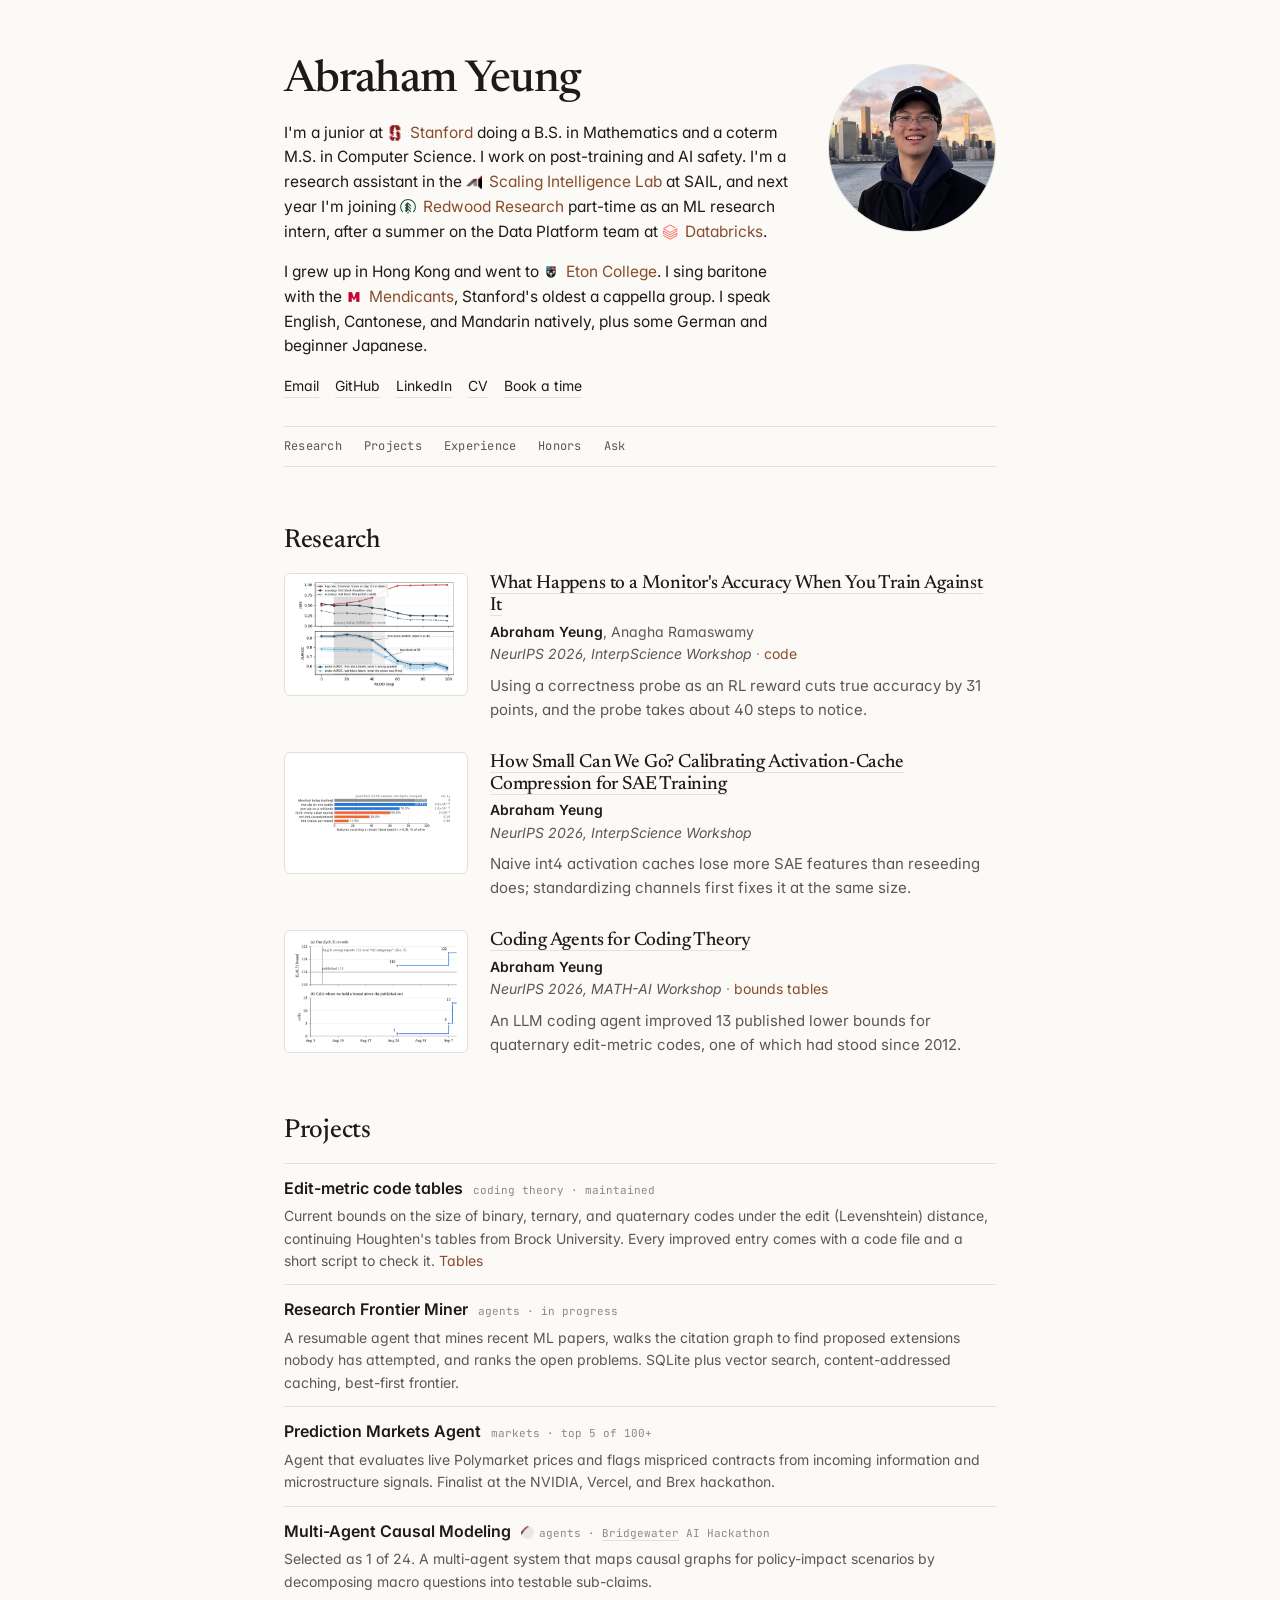
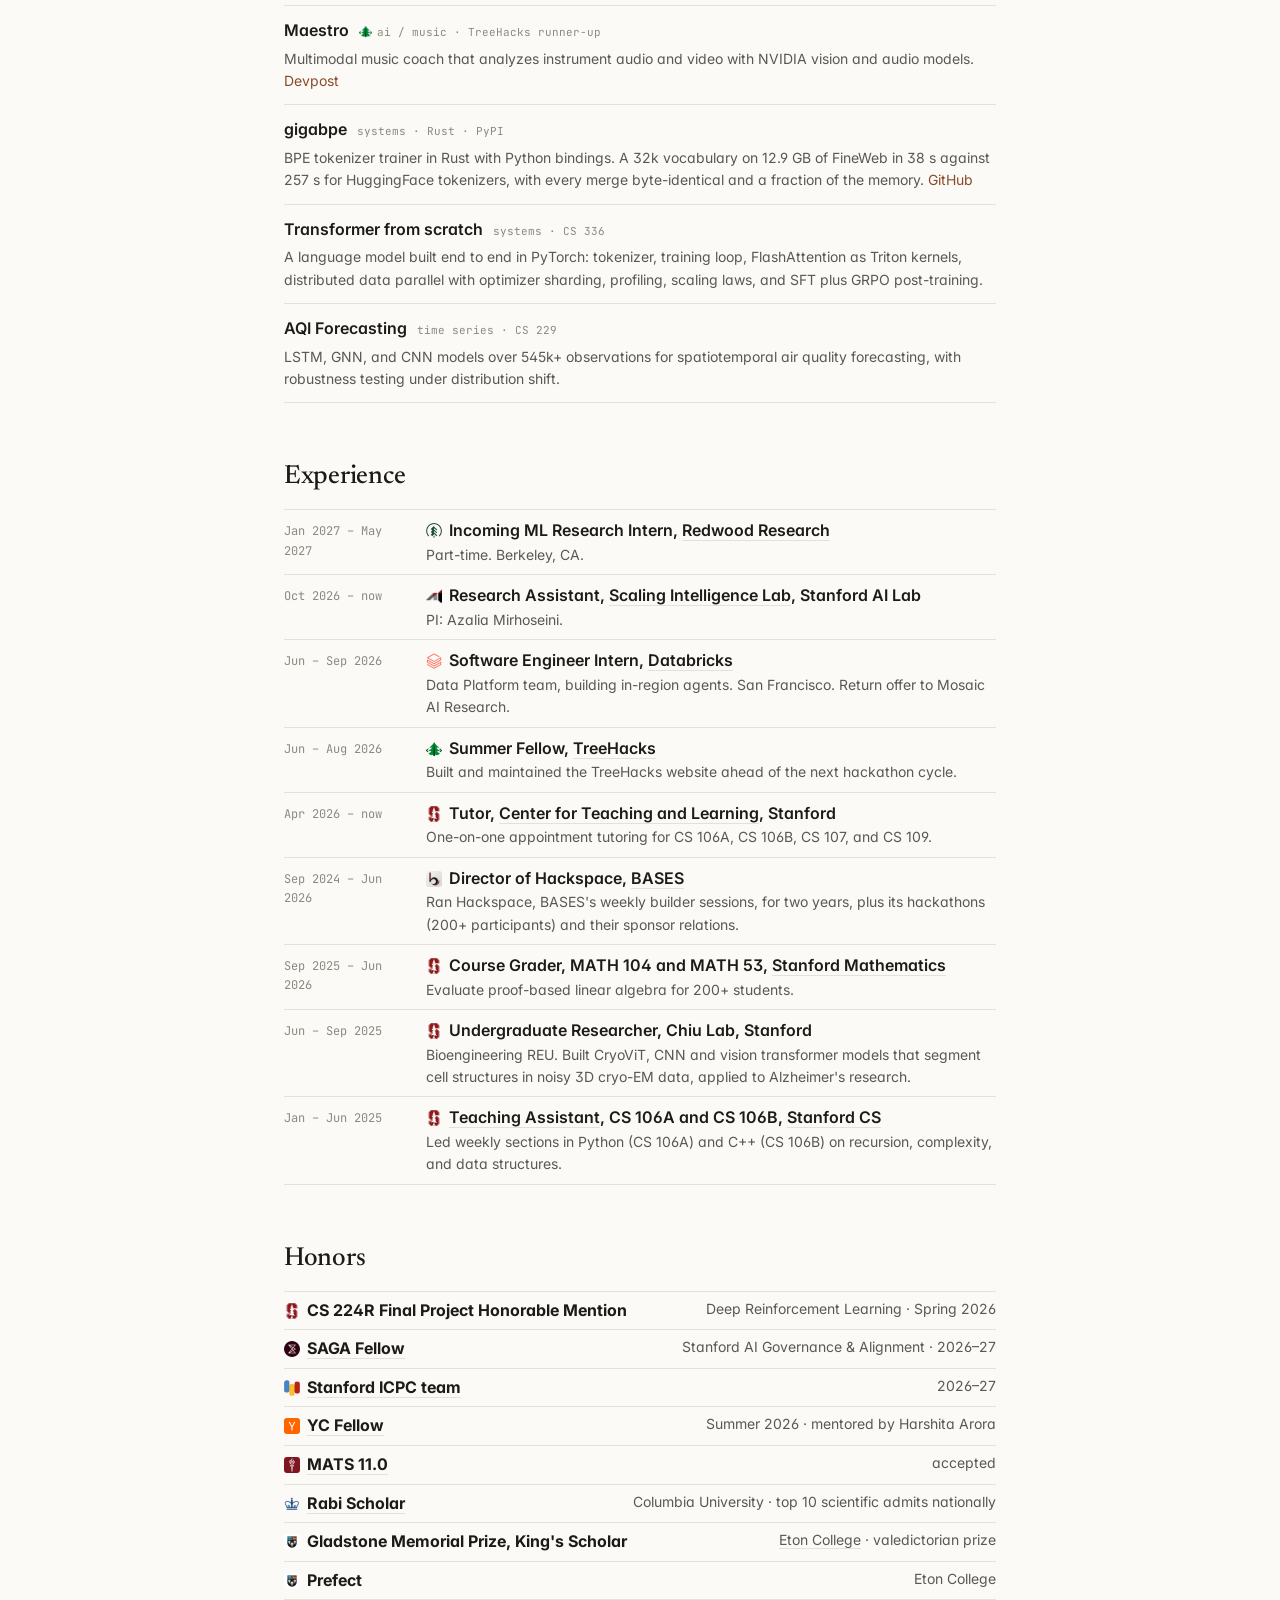
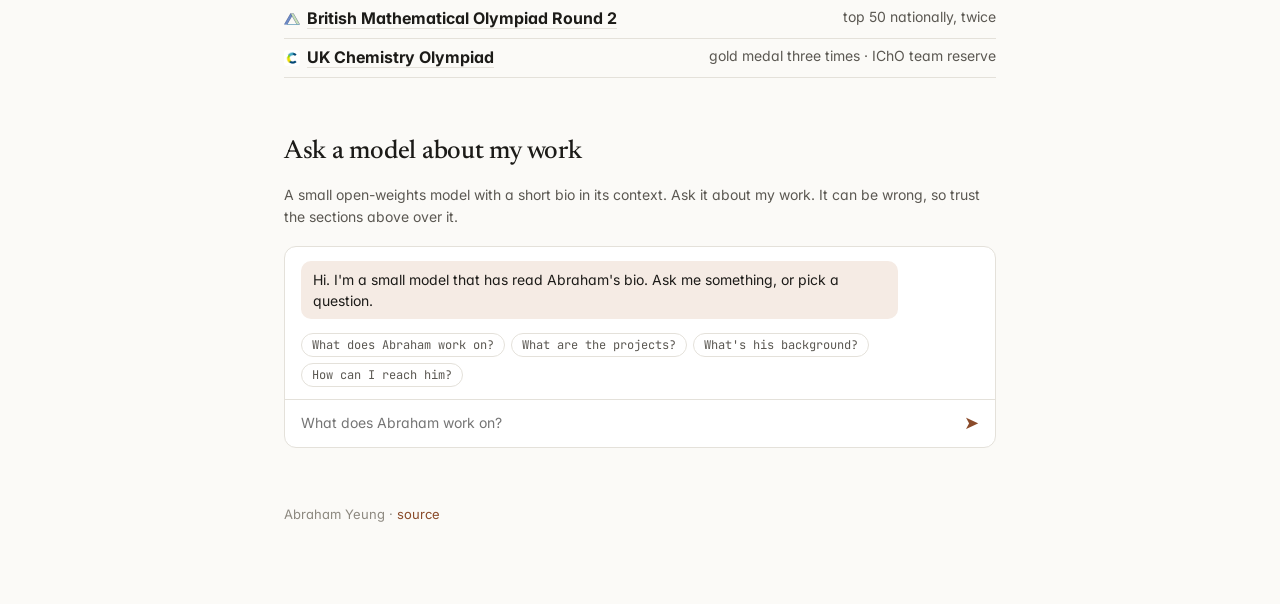
<file: index.html>
<!DOCTYPE html>
<html lang="en">
<head>
<meta charset="UTF-8">
<meta name="viewport" content="width=device-width, initial-scale=1.0">
<title>Abraham Yeung</title>
<meta name="description" content="Abraham Yeung. Stanford student working on reinforcement learning, post-training, and AI safety.">
<link rel="preconnect" href="https://fonts.googleapis.com">
<link rel="preconnect" href="https://fonts.gstatic.com" crossorigin>
<link href="https://fonts.googleapis.com/css2?family=Inter:wght@400;500;600&family=Newsreader:ital,opsz,wght@0,6..72,400;0,6..72,500;1,6..72,400&family=JetBrains+Mono:wght@400;600&display=swap" rel="stylesheet">
<link rel="stylesheet" href="style.css?v=6">
<link rel="icon" href="data:image/svg+xml,<svg xmlns='http://www.w3.org/2000/svg' viewBox='0 0 100 100'><text y='.9em' font-size='90'>🥕</text></svg>">
</head>
<body>
<main>

  <header class="hdr">
    <div class="intro">
      <h1>Abraham Yeung</h1>
    <p>I'm a junior at <img class="logo" src="figures/logos/stanford.png" alt=""><a href="https://www.stanford.edu/" target="_blank" rel="noopener">Stanford</a> doing a B.S. in Mathematics and a coterm M.S. in Computer Science. I work on post-training and AI safety. I'm a research assistant in the <img class="logo on-light" src="figures/logos/sail.png" alt=""><a href="https://scalingintelligence.stanford.edu/" target="_blank" rel="noopener">Scaling Intelligence Lab</a> at SAIL, and next year I'm joining <img class="logo" src="figures/logos/redwood.png" alt=""><a href="https://www.redwoodresearch.org/" target="_blank" rel="noopener">Redwood Research</a> part-time as an ML research intern, after a summer on the Data Platform team at <img class="logo" src="figures/logos/databricks.png" alt=""><a href="https://www.databricks.com/" target="_blank" rel="noopener">Databricks</a>.</p>
    <p>I grew up in Hong Kong and went to <img class="logo" src="figures/logos/eton.png" alt=""><a href="https://www.etoncollege.com/" target="_blank" rel="noopener">Eton College</a>. I sing baritone with the <img class="logo" src="figures/logos/mendicants.png" alt=""><a href="https://www.stanfordmendicants.com/" target="_blank" rel="noopener">Mendicants</a>, Stanford's oldest a cappella group. I speak English, Cantonese, and Mandarin natively, plus some German and beginner Japanese.</p>
      <div class="links">
        <a href="mailto:ayeung16@stanford.edu">Email</a>
        <a href="https://github.com/Abraham-y" target="_blank" rel="noopener">GitHub</a>
        <a href="https://www.linkedin.com/in/ayeung16" target="_blank" rel="noopener">LinkedIn</a>
        <a href="cv.pdf" target="_blank">CV</a>
        <a href="https://cal.abrahamyeung.com">Book a time</a>
      </div>
    </div>
    <img class="photo" src="figures/me.jpg" alt="Abraham Yeung" onerror="this.style.display='none'">
  </header>

  <nav class="nav" aria-label="Sections"><a href="#research">Research</a><a href="#projects">Projects</a><a href="#experience">Experience</a><a href="#honors">Honors</a><a href="#ask">Ask</a></nav>

  <section id="research">
    <h2>Research</h2>
    <div class="paper">
      <a class="thumb" href="papers/monitor-accuracy-train-against-it.pdf" target="_blank"><img src="figures/papers/monitor.png" alt="" loading="lazy"></a>
      <div>
        <h3><a href="papers/monitor-accuracy-train-against-it.pdf" target="_blank">What Happens to a Monitor's Accuracy When You Train Against It</a></h3>
        <div class="authors"><b>Abraham Yeung</b>, Anagha Ramaswamy</div>
        <div class="meta"><a class="venue" href="https://interpscience.github.io/" target="_blank" rel="noopener">NeurIPS 2026, InterpScience Workshop</a> · <a href="https://github.com/Abraham-y/reader-writer-probe-rl" target="_blank" rel="noopener">code</a></div>
        <p>Using a correctness probe as an RL reward cuts true accuracy by 31 points, and the probe takes about 40 steps to notice.</p>
      </div>
    </div>
    <div class="paper">
      <a class="thumb" href="https://arxiv.org/abs/2611.08551" target="_blank" rel="noopener"><img src="figures/papers/sae.png" alt="" loading="lazy"></a>
      <div>
        <h3><a href="https://arxiv.org/abs/2611.08551" target="_blank" rel="noopener">How Small Can We Go? Calibrating Activation-Cache Compression for SAE Training</a></h3>
        <div class="authors"><b>Abraham Yeung</b></div>
        <div class="meta"><a class="venue" href="https://interpscience.github.io/" target="_blank" rel="noopener">NeurIPS 2026, InterpScience Workshop</a></div>
        <p>Naive int4 activation caches lose more SAE features than reseeding does; standardizing channels first fixes it at the same size.</p>
      </div>
    </div>
    <div class="paper">
      <a class="thumb" href="https://arxiv.org/abs/2609.39081" target="_blank" rel="noopener"><img src="figures/papers/coding.png" alt="" loading="lazy"></a>
      <div>
        <h3><a href="https://arxiv.org/abs/2609.39081" target="_blank" rel="noopener">Coding Agents for Coding Theory</a></h3>
        <div class="authors"><b>Abraham Yeung</b></div>
        <div class="meta"><a class="venue" href="https://mathai-2026.github.io/" target="_blank" rel="noopener">NeurIPS 2026, MATH-AI Workshop</a> · <a href="edit-codes/">bounds tables</a></div>
        <p>An LLM coding agent improved 13 published lower bounds for quaternary edit-metric codes, one of which had stood since 2012.</p>
      </div>
    </div>
  </section>

  <section id="projects">
    <h2>Projects</h2>
    <div class="roll">
      <div><b>Edit-metric code tables</b><span class="tag">coding theory · maintained</span><p>Current bounds on the size of binary, ternary, and quaternary codes under the edit (Levenshtein) distance, continuing Houghten's tables from Brock University. Every improved entry comes with a code file and a short script to check it. <a href="edit-codes/">Tables</a></p></div>
      <div><b>Research Frontier Miner</b><span class="tag">agents · in progress</span><p>A resumable agent that mines recent ML papers, walks the citation graph to find proposed extensions nobody has attempted, and ranks the open problems. SQLite plus vector search, content-addressed caching, best-first frontier.</p></div>
      <div><b>Prediction Markets Agent</b><span class="tag">markets · top 5 of 100+</span><p>Agent that evaluates live Polymarket prices and flags mispriced contracts from incoming information and microstructure signals. Finalist at the NVIDIA, Vercel, and Brex hackathon.</p></div>
      <div><b>Multi-Agent Causal Modeling</b><span class="tag"><img class="logo" src="figures/logos/bridgewater.png" alt="">agents · <a href="https://www.bridgewater.com/" target="_blank" rel="noopener">Bridgewater</a> AI Hackathon</span><p>Selected as 1 of 24. A multi-agent system that maps causal graphs for policy-impact scenarios by decomposing macro questions into testable sub-claims.</p></div>
      <div><b>Maestro</b><span class="tag"><img class="logo" src="figures/logos/treehacks.png" alt="">ai / music · TreeHacks runner-up</span><p>Multimodal music coach that analyzes instrument audio and video with NVIDIA vision and audio models. <a href="https://devpost.com/software/maestro-n0uqyz" target="_blank" rel="noopener">Devpost</a></p></div>
      <div><b>gigabpe</b><span class="tag">systems · Rust · PyPI</span><p>BPE tokenizer trainer in Rust with Python bindings. A 32k vocabulary on 12.9 GB of FineWeb in 38 s against 257 s for HuggingFace tokenizers, with every merge byte-identical and a fraction of the memory. <a href="https://github.com/Abraham-y/gigabpe" target="_blank" rel="noopener">GitHub</a></p></div>
      <div><b>Transformer from scratch</b><span class="tag">systems · CS 336</span><p>A language model built end to end in PyTorch: tokenizer, training loop, FlashAttention as Triton kernels, distributed data parallel with optimizer sharding, profiling, scaling laws, and SFT plus GRPO post-training.</p></div>
      <div><b>AQI Forecasting</b><span class="tag">time series · CS 229</span><p>LSTM, GNN, and CNN models over 545k+ observations for spatiotemporal air quality forecasting, with robustness testing under distribution shift.</p></div>
    </div>
  </section>

  <section id="experience">
    <h2>Experience</h2>
    <ul class="tl">
      <li><div class="d">Jan 2027 – May 2027</div><div><b><img class="logo" src="figures/logos/redwood.png" alt="">Incoming ML Research Intern, <a href="https://www.redwoodresearch.org/" target="_blank" rel="noopener">Redwood Research</a></b><span>Part-time. Berkeley, CA.</span></div></li>
      <li><div class="d">Oct 2026 – now</div><div><b><img class="logo on-light" src="figures/logos/sail.png" alt="">Research Assistant, <a href="https://scalingintelligence.stanford.edu/" target="_blank" rel="noopener">Scaling Intelligence Lab</a>, Stanford AI Lab</b><span>PI: Azalia Mirhoseini.</span></div></li>
      <li><div class="d">Jun – Sep 2026</div><div><b><img class="logo" src="figures/logos/databricks.png" alt="">Software Engineer Intern, <a href="https://www.databricks.com/" target="_blank" rel="noopener">Databricks</a></b><span>Data Platform team, building in-region agents. San Francisco. Return offer to Mosaic AI Research.</span></div></li>
      <li><div class="d">Jun – Aug 2026</div><div><b><img class="logo" src="figures/logos/treehacks.png" alt="">Summer Fellow, <a href="https://www.treehacks.com/" target="_blank" rel="noopener">TreeHacks</a></b><span>Built and maintained the TreeHacks website ahead of the next hackathon cycle.</span></div></li>
      <li><div class="d">Apr 2026 – now</div><div><b><img class="logo" src="figures/logos/stanford.png" alt="">Tutor, <a href="https://ctl.stanford.edu/students/tutoring" target="_blank" rel="noopener">Center for Teaching and Learning</a>, Stanford</b><span>One-on-one appointment tutoring for CS 106A, CS 106B, CS 107, and CS 109.</span></div></li>
      <li><div class="d">Sep 2024 – Jun 2026</div><div><b><img class="logo" src="figures/logos/bases.png" alt="">Director of Hackspace, <a href="https://bases.stanford.edu/" target="_blank" rel="noopener">BASES</a></b><span>Ran Hackspace, BASES's weekly builder sessions, for two years, plus its hackathons (200+ participants) and their sponsor relations.</span></div></li>
      <li><div class="d">Sep 2025 – Jun 2026</div><div><b><img class="logo" src="figures/logos/stanford.png" alt="">Course Grader, MATH 104 and MATH 53, <a href="https://mathematics.stanford.edu/" target="_blank" rel="noopener">Stanford Mathematics</a></b><span>Evaluate proof-based linear algebra for 200+ students.</span></div></li>
      <li><div class="d">Jun – Sep 2025</div><div><b><img class="logo" src="figures/logos/stanford.png" alt="">Undergraduate Researcher, Chiu Lab, Stanford</b><span>Bioengineering REU. Built CryoViT, CNN and vision transformer models that segment cell structures in noisy 3D cryo-EM data, applied to Alzheimer's research.</span></div></li>
      <li><div class="d">Jan – Jun 2025</div><div><b><img class="logo" src="figures/logos/stanford.png" alt=""><a href="https://cs198.stanford.edu/" target="_blank" rel="noopener">Teaching Assistant</a>, CS 106A and CS 106B, <a href="https://cs.stanford.edu/" target="_blank" rel="noopener">Stanford CS</a></b><span>Led weekly sections in Python (CS 106A) and C++ (CS 106B) on recursion, complexity, and data structures.</span></div></li>
    </ul>
  </section>

  <section id="honors">
    <h2>Honors</h2>
    <ul class="evals">
      <li><b><img class="logo" src="figures/logos/stanford.png" alt="">CS 224R Final Project Honorable Mention</b><span>Deep Reinforcement Learning · Spring 2026</span></li>
      <li><b><img class="logo" src="figures/logos/saga.png" alt=""><a href="https://saga.stanford.edu/fellowships" target="_blank" rel="noopener">SAGA Fellow</a></b><span>Stanford AI Governance &amp; Alignment · 2026–27</span></li>
      <li><b><img class="logo" src="figures/logos/icpc.png" alt=""><a href="https://cs.stanford.edu/group/acm/home.html" target="_blank" rel="noopener">Stanford ICPC team</a></b><span>2026–27</span></li>
      <li><b><img class="logo" src="figures/logos/yc.png" alt=""><a href="https://events.ycombinator.com/fellows2026" target="_blank" rel="noopener">YC Fellow</a></b><span>Summer 2026 · mentored by Harshita Arora</span></li>
      <li><b><img class="logo" src="figures/logos/mats.png" alt=""><a href="https://www.matsprogram.org/" target="_blank" rel="noopener">MATS 11.0</a></b><span>accepted</span></li>
      <li><b><img class="logo" src="figures/logos/columbia.png" alt=""><a href="https://urf.columbia.edu/urf/research/rabi" target="_blank" rel="noopener">Rabi Scholar</a></b><span>Columbia University · top 10 scientific admits nationally</span></li>
      <li><b><img class="logo" src="figures/logos/eton.png" alt="">Gladstone Memorial Prize, King's Scholar</b><span><a href="https://www.etoncollege.com/" target="_blank" rel="noopener">Eton College</a> · valedictorian prize</span></li>
      <li><b><img class="logo" src="figures/logos/eton.png" alt="">Prefect</b><span>Eton College</span></li>
      <li><b><img class="logo" src="figures/logos/ukmt.png" alt=""><a href="https://bmos.ukmt.org.uk/" target="_blank" rel="noopener">British Mathematical Olympiad Round 2</a></b><span>top 50 nationally, twice</span></li>
      <li><b><img class="logo" src="figures/logos/rsc.png" alt=""><a href="https://edu.rsc.org/enrichment/uk-chemistry-olympiad" target="_blank" rel="noopener">UK Chemistry Olympiad</a></b><span>gold medal three times · IChO team reserve</span></li>
    </ul>
  </section>

  <section id="ask">
    <h2>Ask a model about my work</h2>
    <p class="lede small" id="askLede">A small open-weights model with a short bio in its context. Ask it about my work. It can be wrong, so trust the sections above over it.</p>
    <div class="chat">
      <div class="chat-log" id="chatLog"></div>
      <div class="chips" id="chips"></div>
      <form id="chatForm" autocomplete="off">
        <input id="chatInput" type="text" placeholder="What does Abraham work on?" aria-label="Ask a question">
        <button type="submit" aria-label="Send">➤</button>
      </form>
    </div>
  </section>

  <footer>Abraham Yeung · <a href="https://github.com/Abraham-y/abraham-y.github.io" target="_blank" rel="noopener">source</a></footer>
</main>

<script>
/* Set this to your deployed Cloudflare Worker URL (see worker/README.md) to enable
   the live model. With '' the box falls back to canned answers, and it also
   falls back automatically if the Worker errors. */
const CHAT_ENDPOINT = 'https://abraham-chat.abrahamyeung.workers.dev';

const QA = [
  { keys:['work','research','interest','rl','reinforcement','safety','align','monitor','cot','post-training','redwood'],
    a:`Abraham works on <b>reinforcement learning</b> and <b>post-training</b>, with a focus on AI safety: chain-of-thought monitorability, and how RL design decides whether internal signals stay trustworthy. He's joining Redwood Research part-time as an ML research intern from January to May 2027. Papers are in the research section.` },
  { keys:['project','built','build','maestro','agent','aqi','rollout','miner','polymarket'],
    a:`Highlights: <b>gigabpe</b>, a Rust BPE tokenizer trainer on PyPI that is several times faster than HuggingFace's, a <b>research frontier miner</b> agent (in progress), a <b>prediction markets agent</b> (top 5 of 100+ teams), a multi-agent causal modeling system at the Bridgewater AI hackathon, <b>Maestro</b> (TreeHacks runner-up), and AQI forecasting for CS 229.` },
  { keys:['background','eton','stanford','hong kong','school','study','about','who'],
    a:`Abraham grew up in Hong Kong, was a King's Scholar and valedictorian at Eton College, and is now a Math and CS junior at Stanford. He's a YC Fellow and sings baritone with the Mendicants.` },
  { keys:['contact','reach','email','hire','connect','linkedin','github','cv','resume'],
    a:`Email <b>ayeung16@stanford.edu</b>, or find him on GitHub (Abraham-y) and LinkedIn. His CV and links are at the top of the page. To talk, <a href="https://cal.abrahamyeung.com">book a time</a>.` },
  { keys:['book','meet','meeting','call','chat','schedule','calendar','time','talk','coffee','office hours'],
    a:`Pick a slot at <a href="https://cal.abrahamyeung.com">cal.abrahamyeung.com</a>. It reads his calendar, so anything shown is free, and you'll get an invite with a Meet link.` },
  { keys:['paper','preprint','probe','chain','distill','publication','alembic','autoencoder','sae','faithful'],
    a:`Three papers are accepted at NeurIPS 2026 workshops. Two are at InterpScience: one on what happens to a monitor's accuracy when you train against it, and one on compressing activation caches for SAE training. The third, on using a coding agent to improve lower bounds in coding theory, is at MATH-AI. Summaries and PDFs are at abrahamyeung.com/papers.` },
];
const DEFAULT_A = `I'm a small static fallback for this site. Try asking about Abraham's <b>research</b>, <b>projects</b>, <b>background</b>, or <b>how to reach him</b>.`;
const SUGGESTIONS = ['What does Abraham work on?', 'What are the projects?', "What's his background?", 'How can I reach him?'];

if (!CHAT_ENDPOINT) document.getElementById('askLede').textContent = 'Placeholder for now: a keyword matcher with a few canned answers, until the open-weights model behind it is deployed. Trust the sections above.';
const log = document.getElementById('chatLog');
const chips = document.getElementById('chips');
let history = [];

function esc(s) { return s.replace(/&/g,'&amp;').replace(/</g,'&lt;').replace(/>/g,'&gt;'); }
function fmt(t) { return esc(t).replace(/\*\*([^*]+)\*\*/g,'<b>$1</b>').replace(/\n{2,}/g,'<br><br>').replace(/\n/g,'<br>'); }
function strip(h) { const d = document.createElement('div'); d.innerHTML = h; return d.textContent || ''; }
function add(who, html) {
  const d = document.createElement('div');
  d.className = 'msg ' + who; d.innerHTML = html;
  log.appendChild(d); log.scrollTop = log.scrollHeight; return d;
}
function canned(t) {
  t = t.toLowerCase();
  for (const q of QA) if (q.keys.some(k => t.includes(k))) return q.a;
  return DEFAULT_A;
}
async function ask(text) {
  add('user', esc(text));
  history.push({ role:'user', content:text });
  chips.innerHTML = '';
  if (!CHAT_ENDPOINT) {
    setTimeout(() => { const a = canned(text); add('bot', a); history.push({ role:'assistant', content:strip(a) }); }, 300);
    return;
  }
  const typing = add('bot', '<span class="typing"><span></span><span></span><span></span></span>');
  try {
    const r = await fetch(CHAT_ENDPOINT, { method:'POST', headers:{ 'Content-Type':'application/json' }, body: JSON.stringify({ messages: history.slice(-6) }) });
    const data = await r.json();
    typing.remove();
    if (r.ok && data.reply) { add('bot', fmt(data.reply)); history.push({ role:'assistant', content:data.reply }); }
    else throw new Error(data.error || 'no reply');
  } catch (e) {
    typing.remove();
    const a = canned(text); add('bot', a); history.push({ role:'assistant', content:strip(a) });
  }
}
add('bot', `Hi. I'm a small model that has read Abraham's bio. Ask me something, or pick a question.`);
chips.innerHTML = SUGGESTIONS.map(s => `<button type="button" class="chip">${s}</button>`).join('');
chips.querySelectorAll('.chip').forEach(c => c.addEventListener('click', () => ask(c.textContent)));
document.getElementById('chatForm').addEventListener('submit', e => {
  e.preventDefault();
  const inp = document.getElementById('chatInput');
  const v = inp.value.trim(); if (!v) return;
  ask(v); inp.value = '';
});
</script>
</body>
</html>
</file>
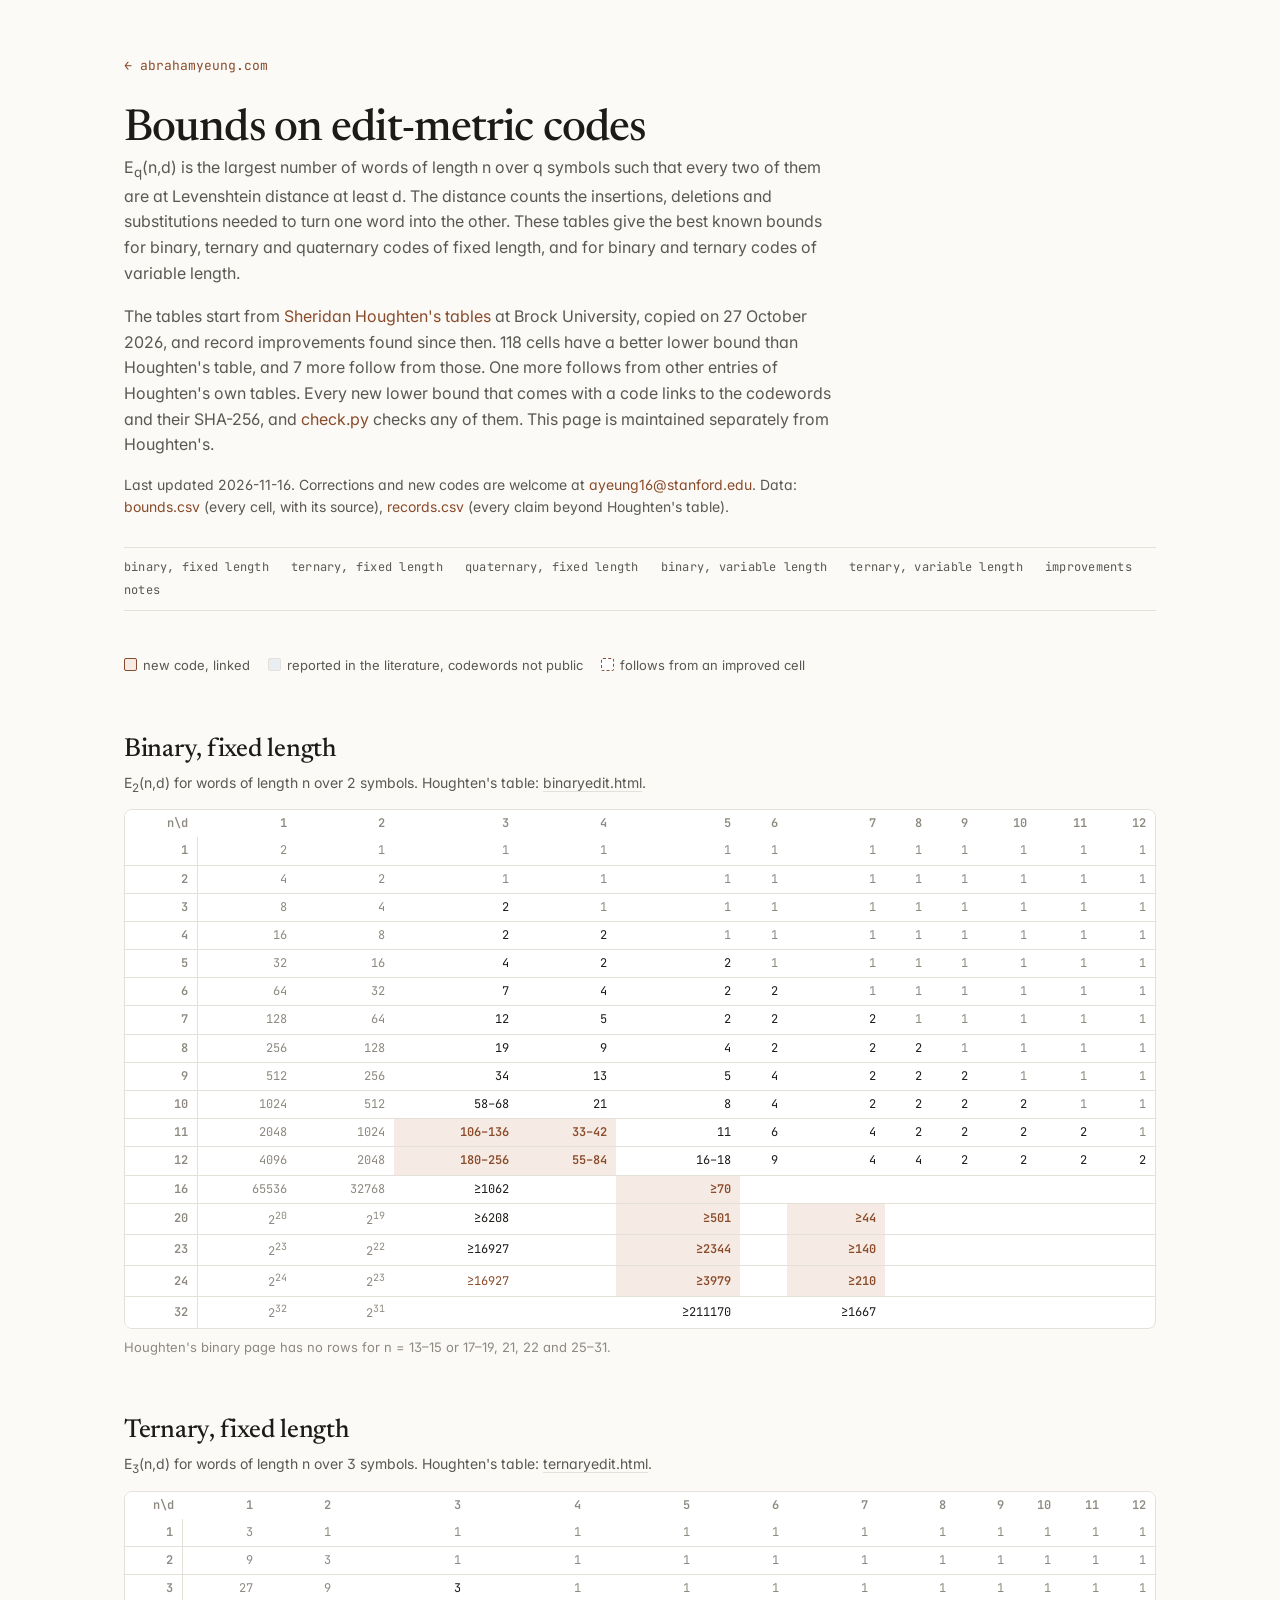
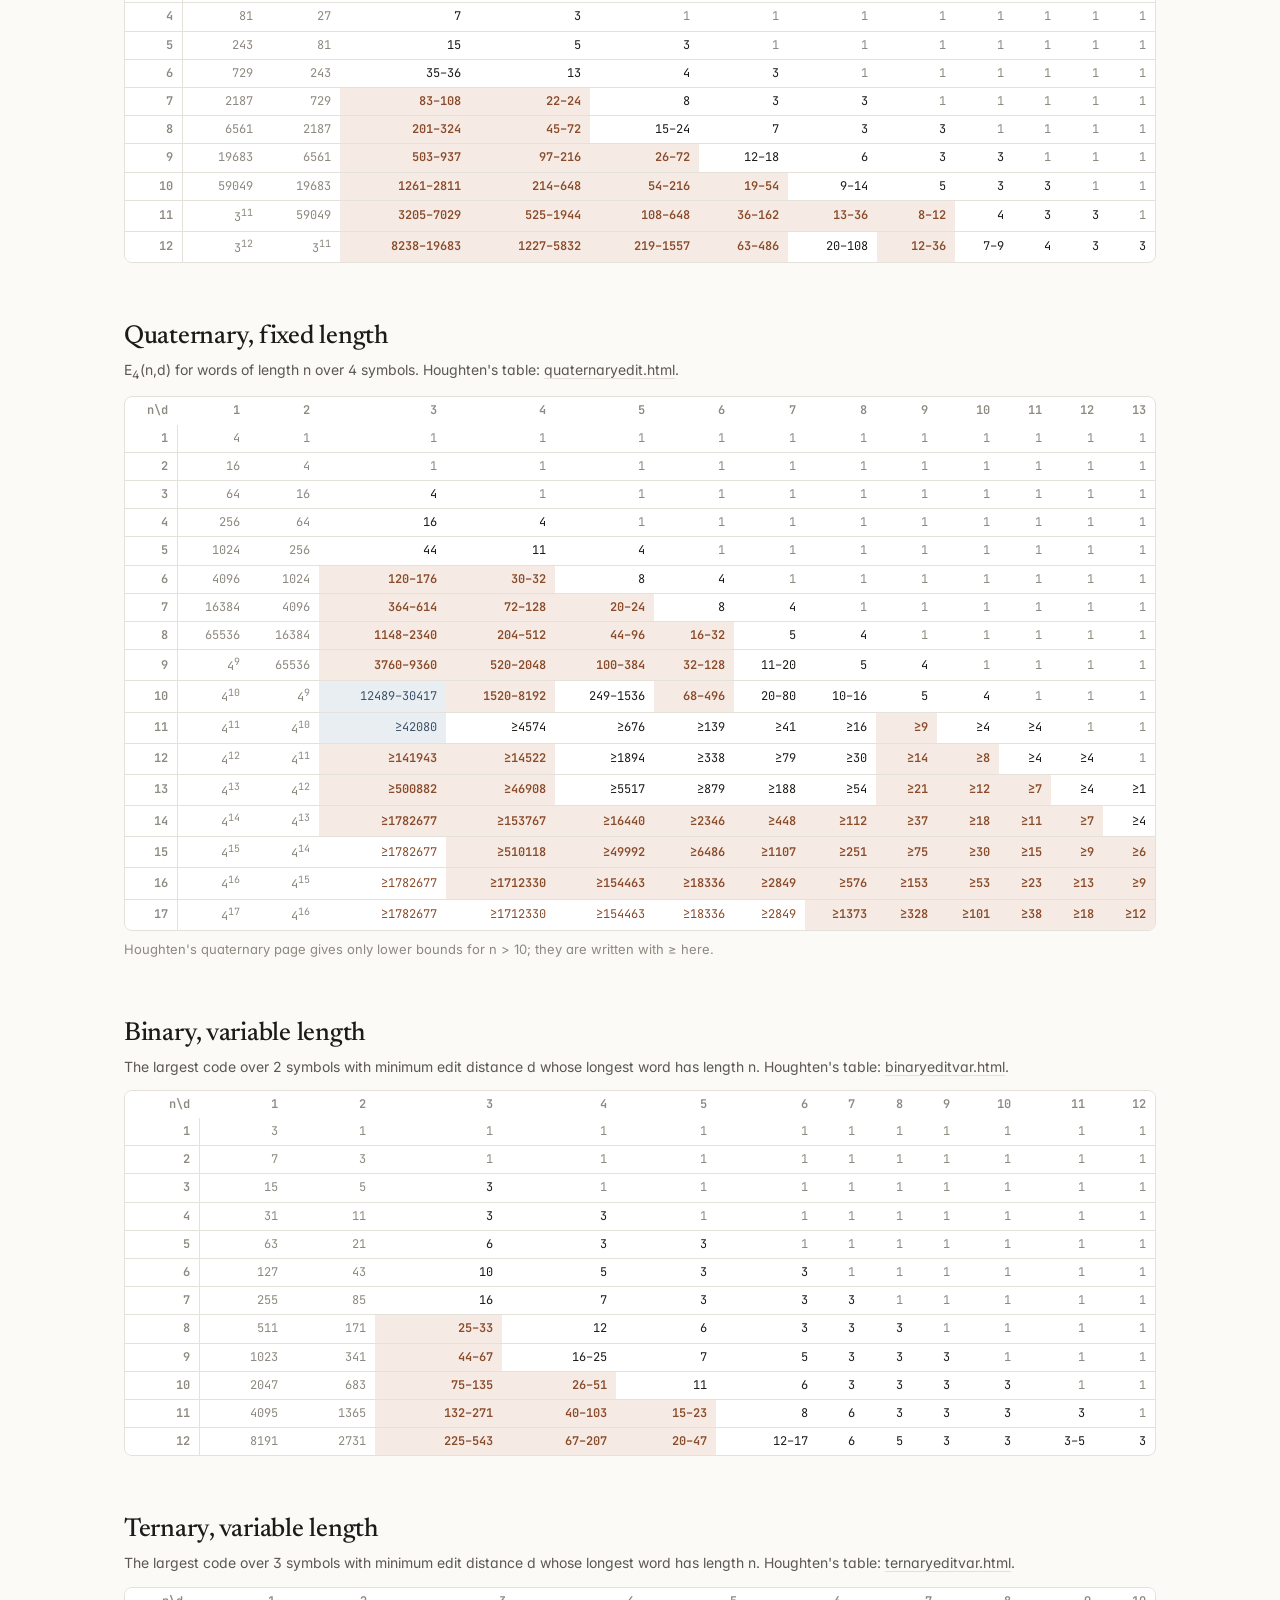
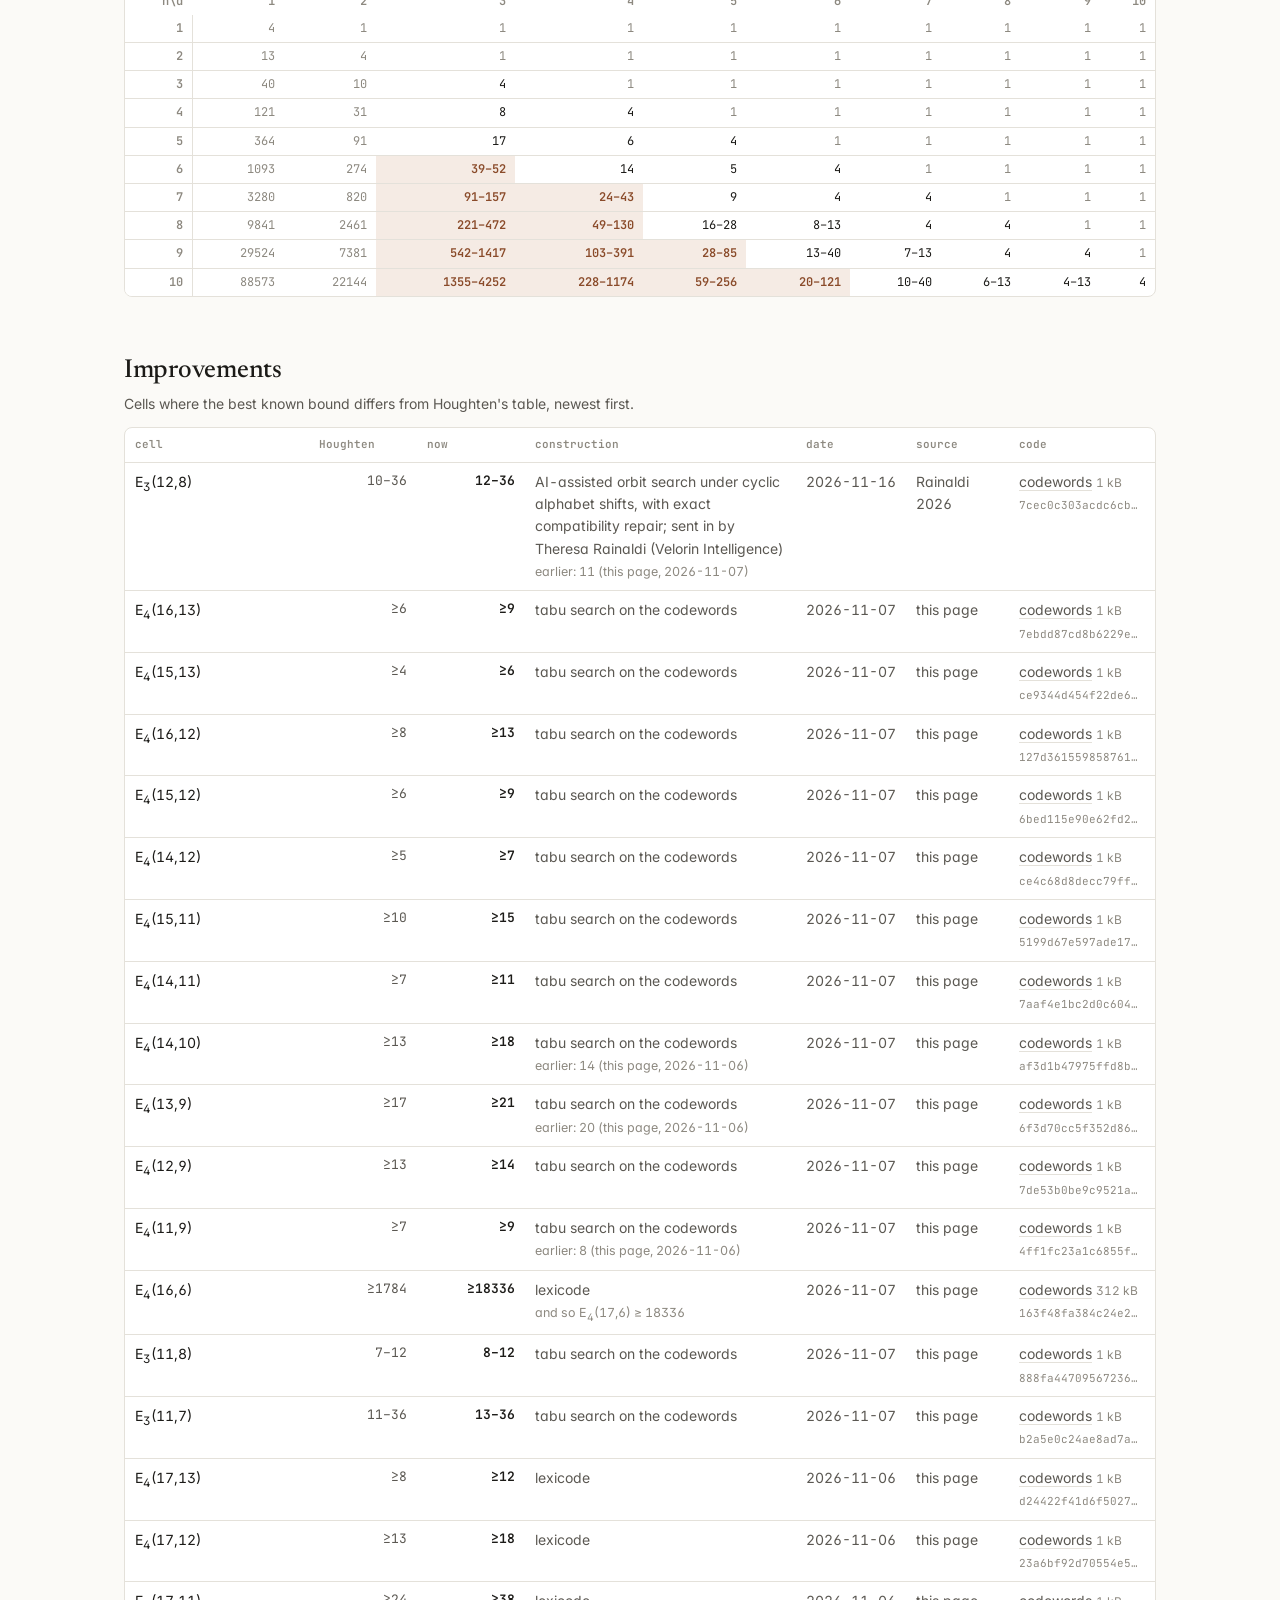
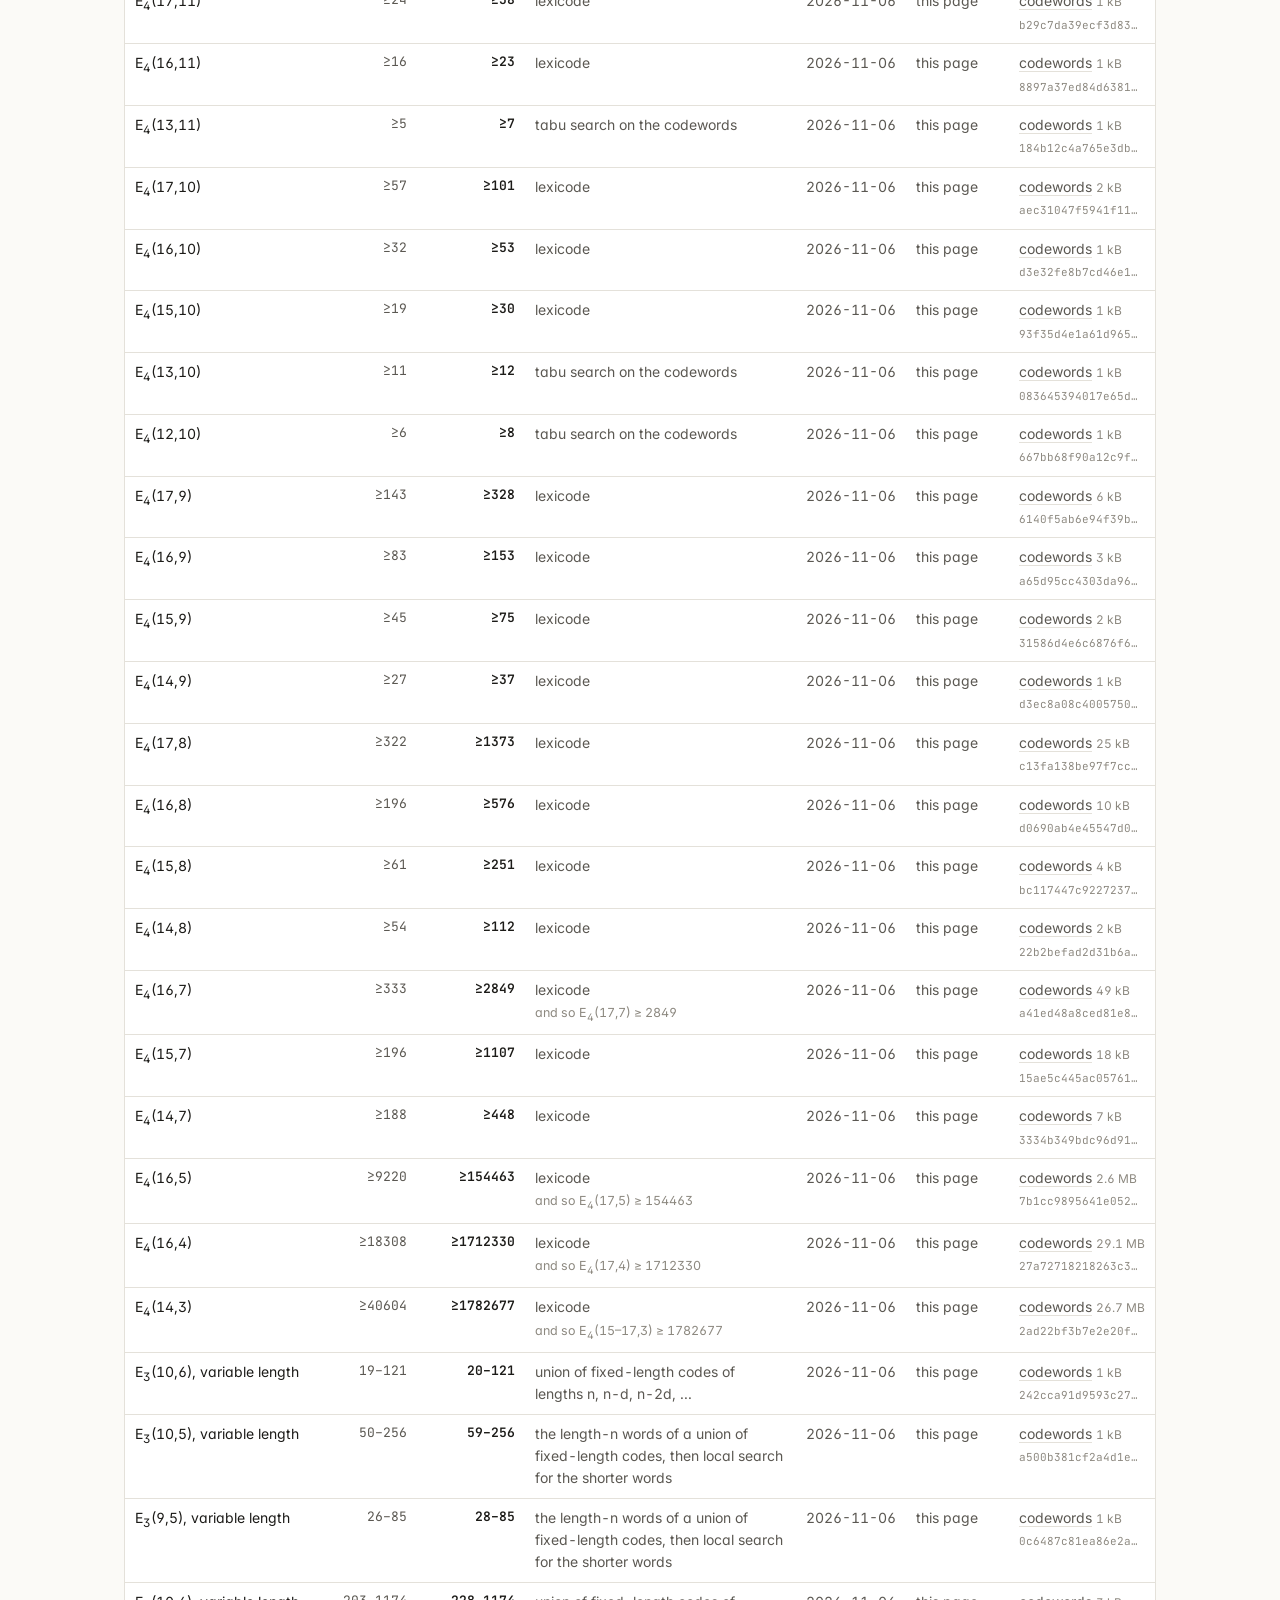
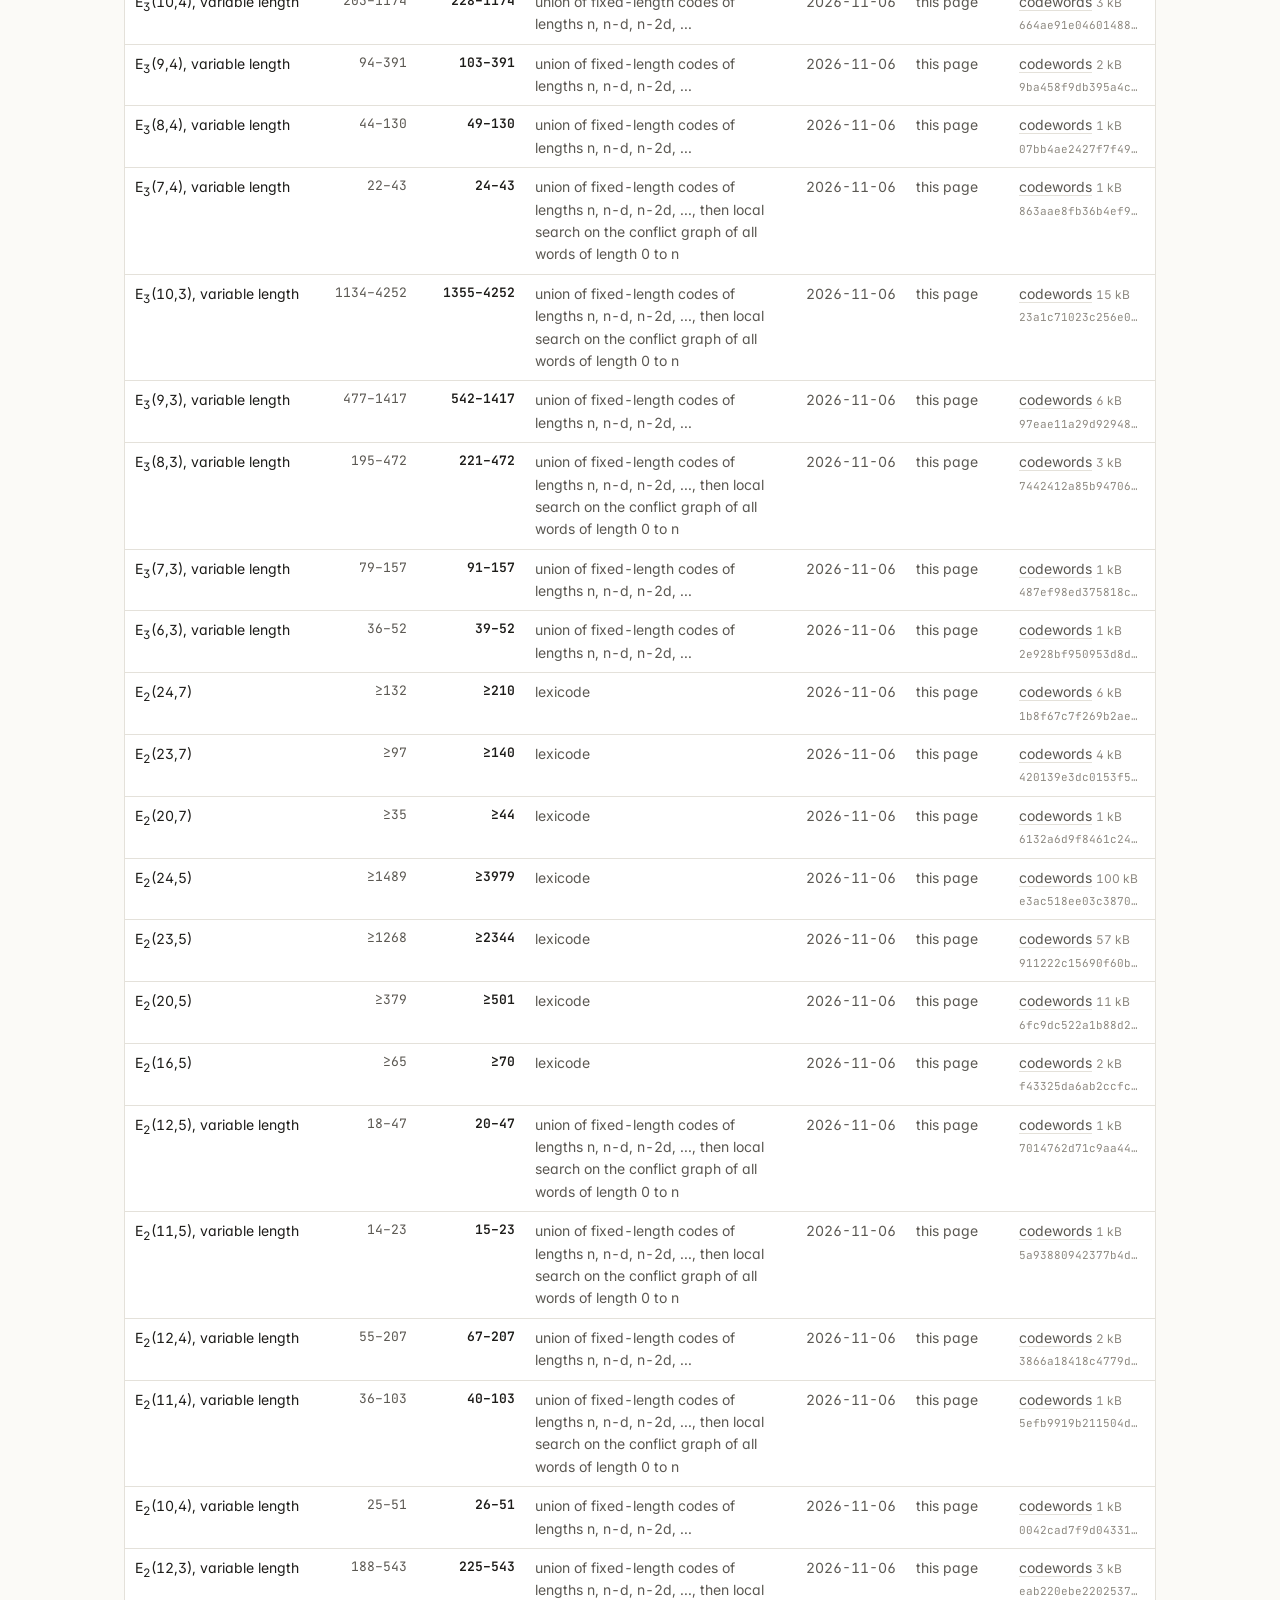
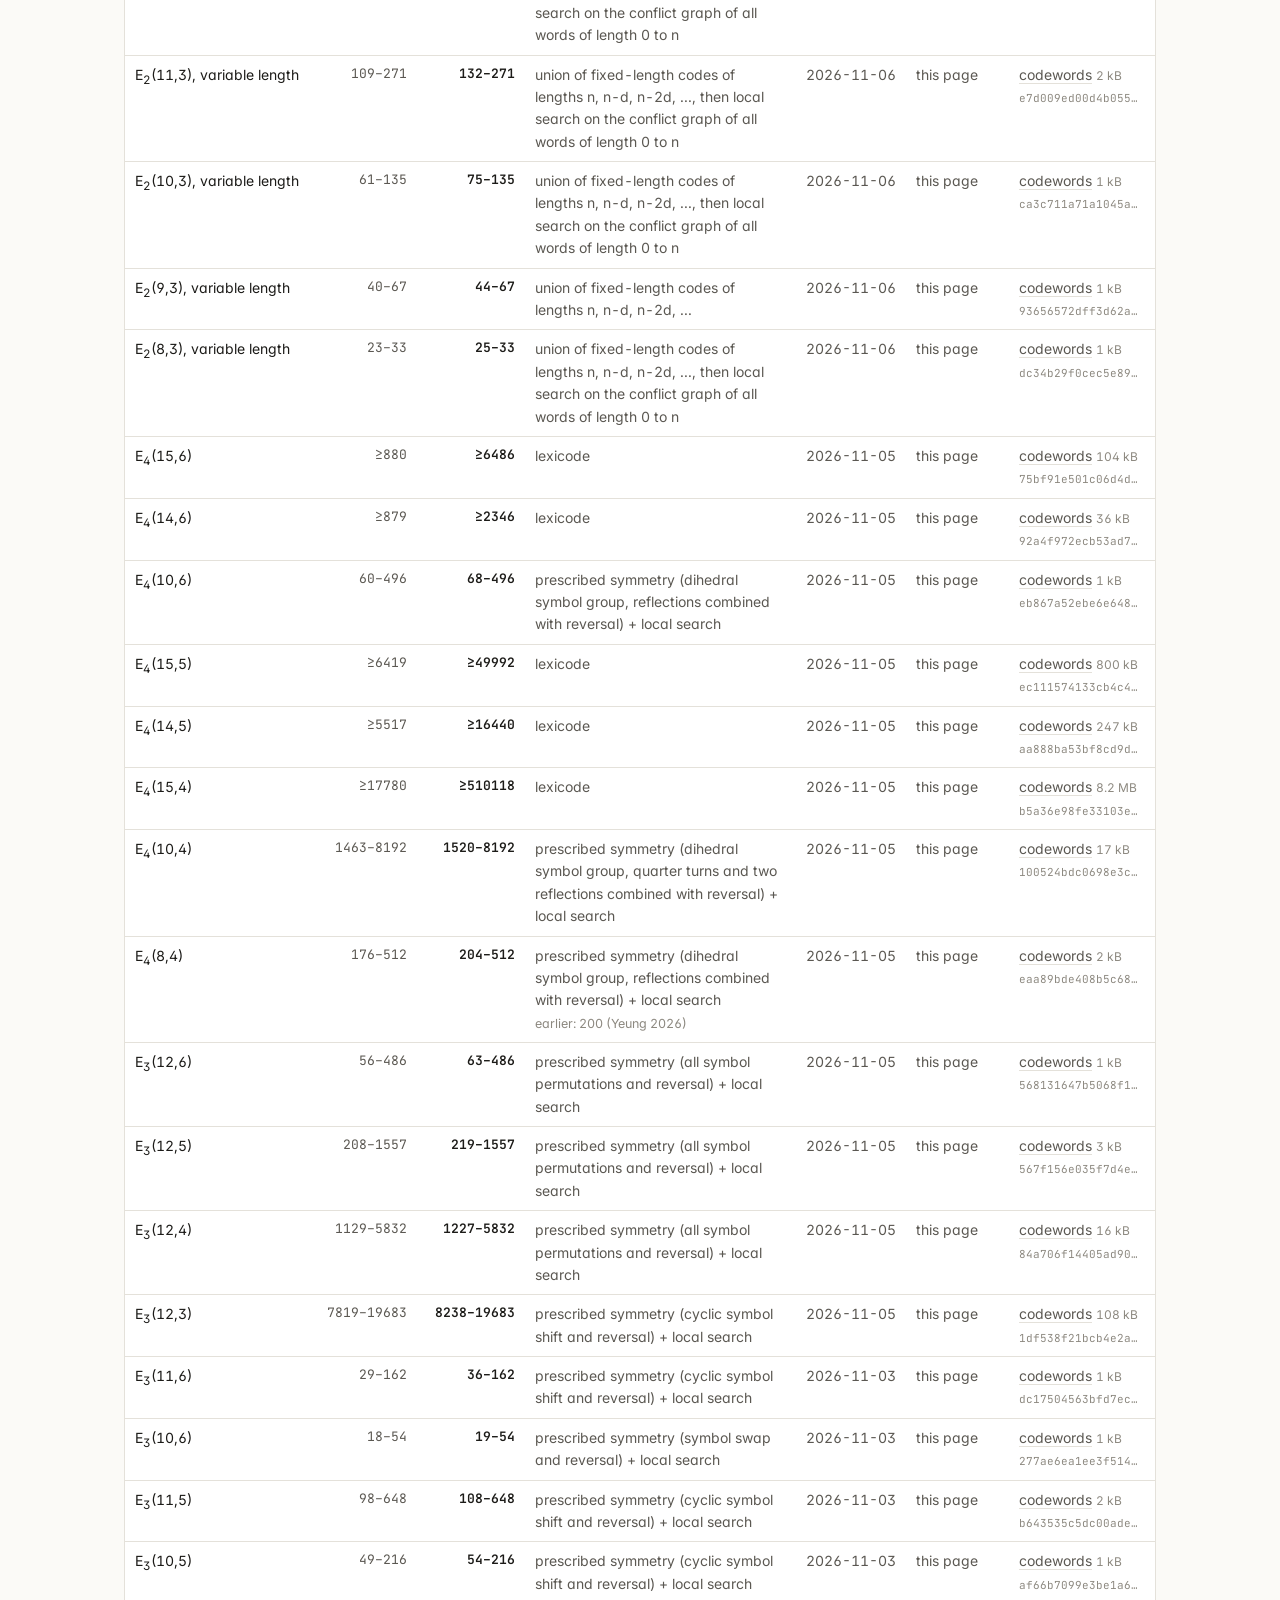
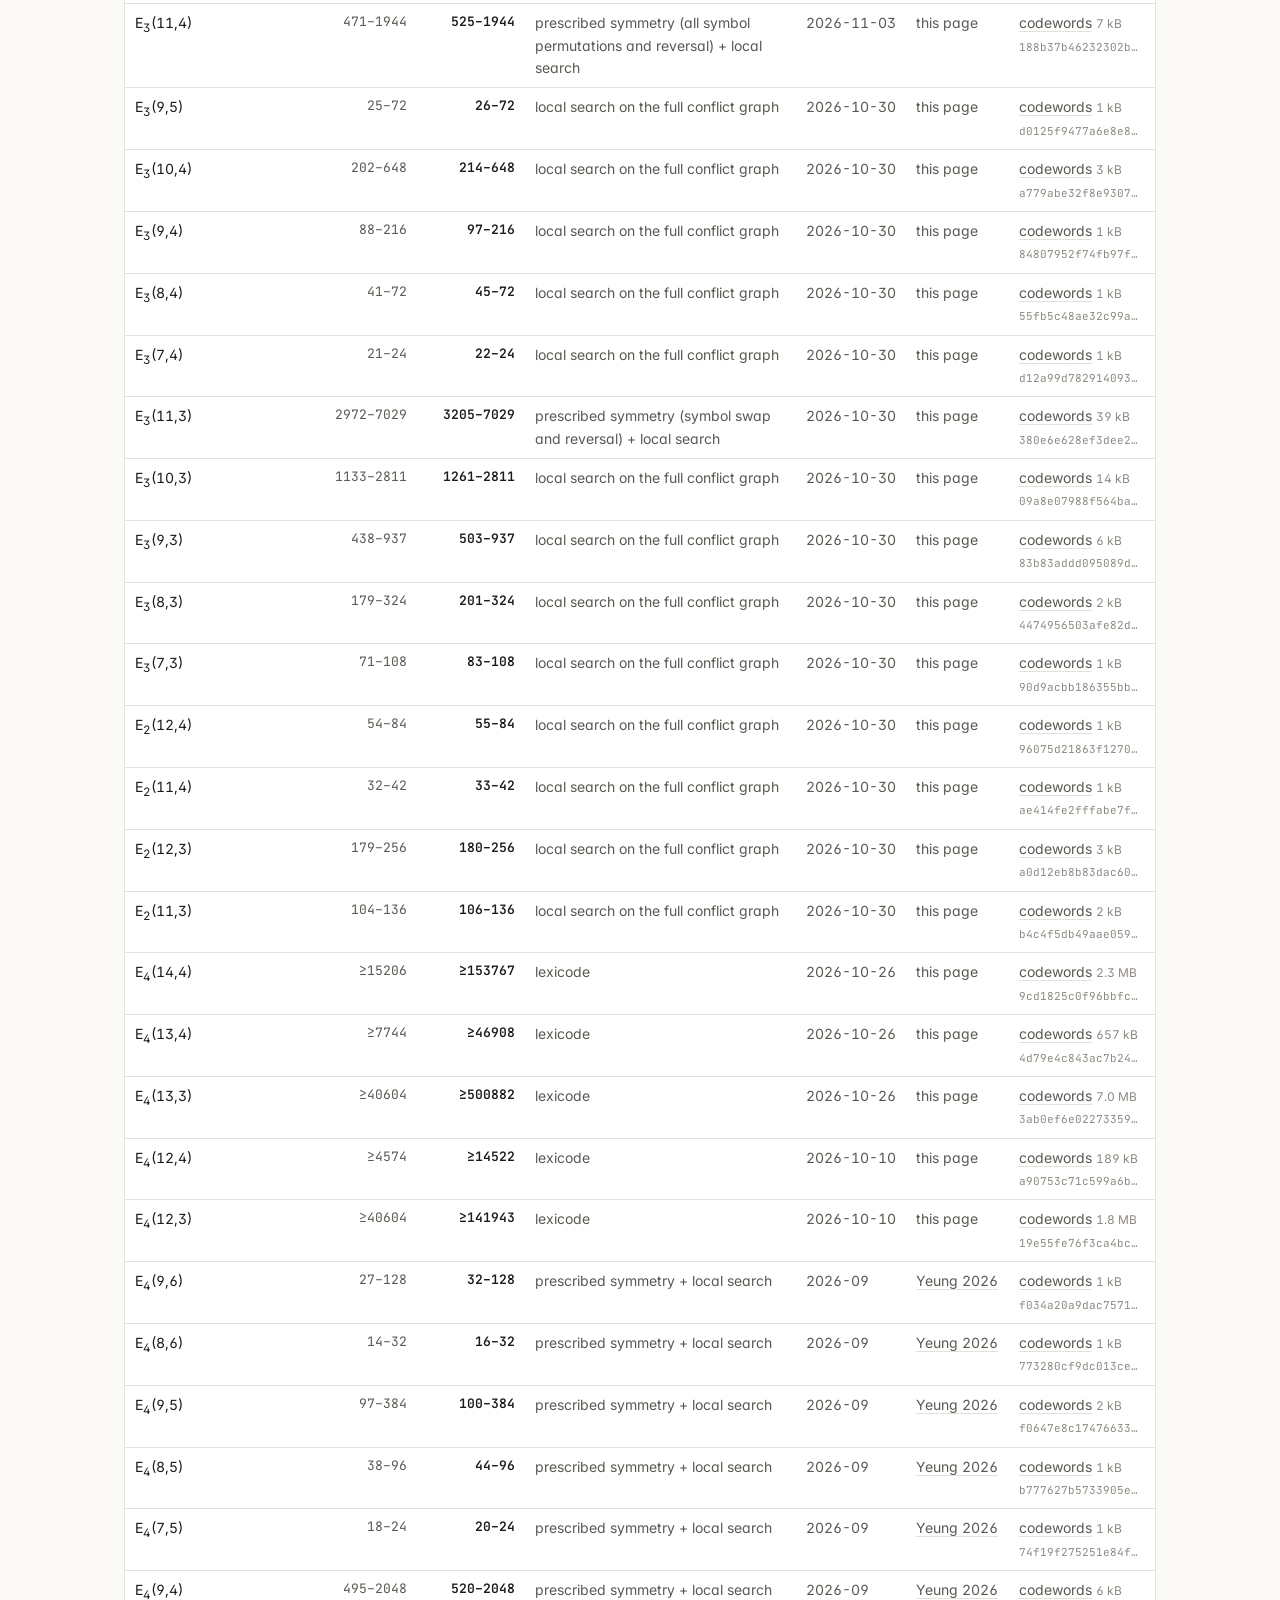
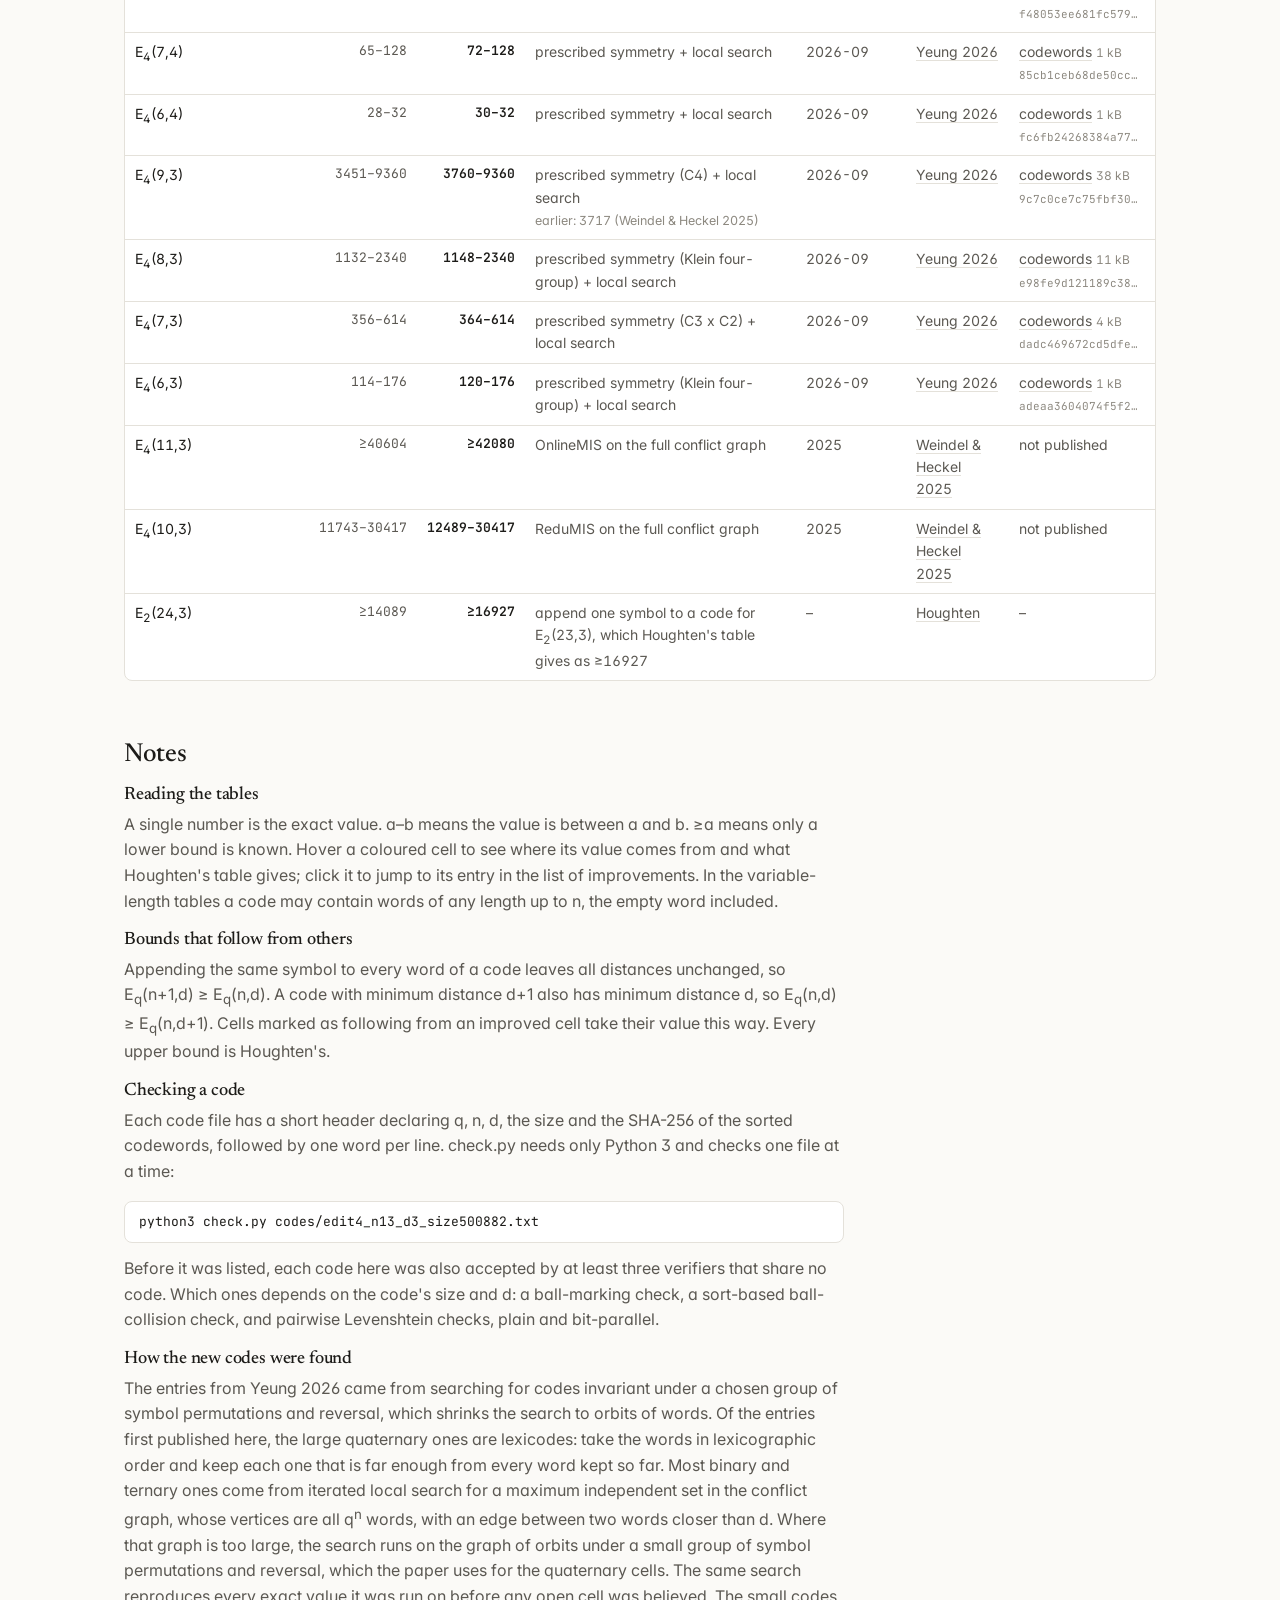
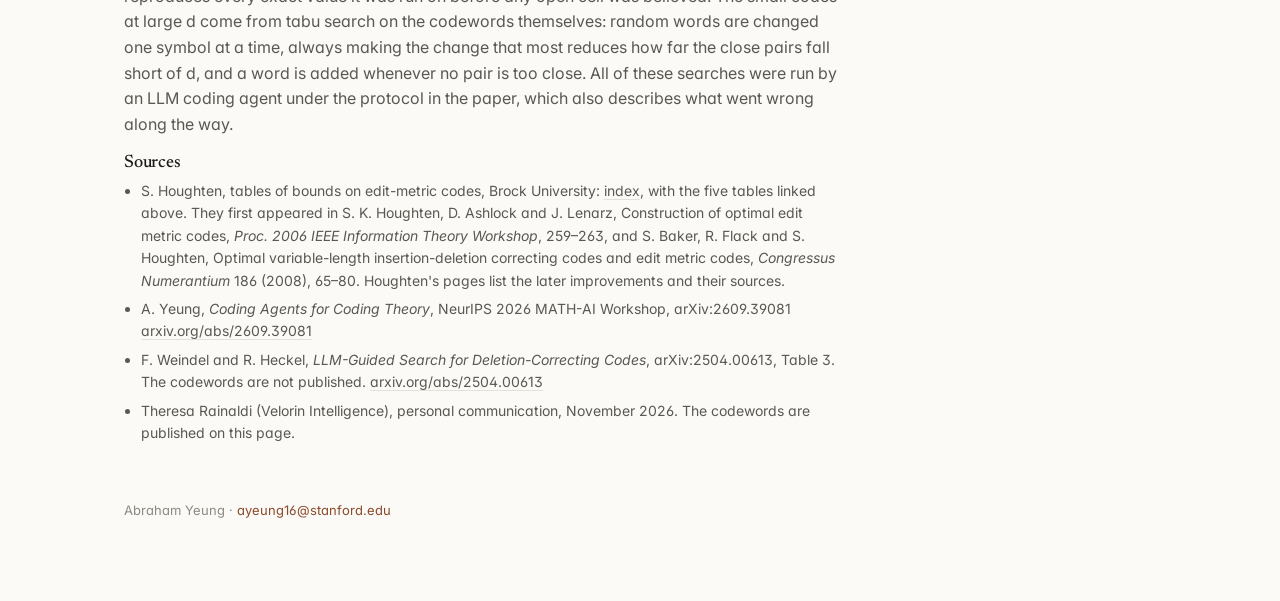
<file: edit-codes/index.html>
<!DOCTYPE html>
<html lang="en">
<head>
<meta charset="UTF-8">
<meta name="viewport" content="width=device-width, initial-scale=1.0">
<title>Edit-metric code bounds · Abraham Yeung</title>
<meta name="description" content="Tables of the best known bounds on E_q(n,d), the size of the largest code of length n over q symbols with minimum Levenshtein distance d, for binary, ternary and quaternary codes, with codewords for every new bound.">
<link rel="preconnect" href="https://fonts.googleapis.com">
<link rel="preconnect" href="https://fonts.gstatic.com" crossorigin>
<link href="https://fonts.googleapis.com/css2?family=Inter:wght@400;500;600&family=Newsreader:ital,opsz,wght@0,6..72,400;0,6..72,500;1,6..72,400&family=JetBrains+Mono:wght@400;600&display=swap" rel="stylesheet">
<link rel="stylesheet" href="../style.css?v=6">
<style>
main.wide { max-width: 1080px; }
.prose { max-width: 720px; }
.prose p { color: var(--fg-2); }
:root { --rep-bg: #e9eef3; --rep-fg: #3d5268; }
@media (prefers-color-scheme: dark) { :root { --rep-bg: #1f262d; --rep-fg: #a9bfd4; } }
.scroll { overflow-x: auto; border: 1px solid var(--line); border-radius: 8px; background: var(--card); margin: 0 0 8px; }
table { border-collapse: collapse; font-variant-numeric: tabular-nums; }
table.b { font-family: var(--mono); font-size: 12px; width: max-content; min-width: 100%; }
table.b th, table.b td { padding: 4px 9px; text-align: right; border-bottom: 1px solid var(--line); white-space: nowrap; }
table.b tr:last-child td, table.b tr:last-child th { border-bottom: 0; }
table.b thead th { color: var(--fg-3); font-weight: 600; background: var(--card); }
table.b tbody th { position: sticky; left: 0; background: var(--card); color: var(--fg-3); font-weight: 600; border-right: 1px solid var(--line); }
table.b td.dim { color: var(--fg-3); }
table.b td.new { background: var(--accent-bg); color: var(--accent); font-weight: 600; }
table.b td.rep { background: var(--rep-bg); color: var(--rep-fg); }
table.b td.der { color: var(--accent); }
table.b td a { color: inherit; border: 0; }
table.b td a:hover { text-decoration: underline; }
table.ch { font-size: 14px; width: 100%; }
table.ch th { text-align: left; font-family: var(--mono); font-size: 11px; font-weight: 600; color: var(--fg-3); padding: 8px 10px; border-bottom: 1px solid var(--line); white-space: nowrap; }
table.ch td { padding: 8px 10px; border-bottom: 1px solid var(--line); vertical-align: top; color: var(--fg-2); }
table.ch tr:last-child td { border-bottom: 0; }
table.ch tr:target td { background: var(--accent-bg); }
table.ch td.cell { color: var(--fg); white-space: nowrap; }
table.ch td.num { font-family: var(--mono); font-size: 13px; white-space: nowrap; text-align: right; }
table.ch td.num b { color: var(--fg); font-weight: 600; }
table.ch .nw { white-space: nowrap; }
table.ch .ex { font-size: 12.5px; color: var(--fg-3); margin-top: 2px; }
table.ch .sz { color: var(--fg-3); font-size: 12px; }
table.ch .sha { font-size: 11px; color: var(--fg-3); }
.legend { display: flex; flex-wrap: wrap; gap: 6px 18px; font-size: 13px; color: var(--fg-2); margin: 0 0 14px; }
.legend span::before { content: ""; display: inline-block; width: 11px; height: 11px; border-radius: 2px; margin-right: 6px; vertical-align: -1px; border: 1px solid var(--line); }
.legend .new::before { background: var(--accent-bg); border-color: var(--accent); }
.legend .rep::before { background: var(--rep-bg); }
.legend .der::before { background: var(--card); border-color: var(--accent); border-style: dashed; }
.tnote { font-size: 13px; color: var(--fg-3); margin: 4px 0 0; }
section h2 { margin-bottom: 6px; }
section .sub { font-size: 14px; color: var(--fg-2); margin-bottom: 12px; }
.refs { font-size: 14px; color: var(--fg-2); padding-left: 1.2em; }
.refs li { margin-bottom: 6px; }
pre.cmd { font-family: var(--mono); font-size: 13px; background: var(--card); border: 1px solid var(--line); border-radius: 8px; padding: 10px 14px; overflow-x: auto; }
</style>
<link rel="icon" href="data:image/svg+xml,<svg xmlns='http://www.w3.org/2000/svg' viewBox='0 0 100 100'><text y='.9em' font-size='90'>🥕</text></svg>">
</head>
<body>
<main class="wide">
  <p class="back"><a href="../">← abrahamyeung.com</a></p>
  <h1 style="margin-top:28px">Bounds on edit-metric codes</h1>
  <div class="prose">
    <p class="lede">E<sub>q</sub>(n,d) is the largest number of words of length n over q symbols such that every two of them are at Levenshtein distance at least d. The distance counts the insertions, deletions and substitutions needed to turn one word into the other. These tables give the best known bounds for binary, ternary and quaternary codes of fixed length, and for binary and ternary codes of variable length.</p>
    <p>The tables start from <a href="https://www.cosc.brocku.ca/~shoughten/edit.html" target="_blank" rel="noopener">Sheridan Houghten's tables</a> at Brock University, copied on 27 October 2026, and record improvements found since then. 118 cells have a better lower bound than Houghten's table, and 7 more follow from those. One more follows from other entries of Houghten's own tables. Every new lower bound that comes with a code links to the codewords and their SHA-256, and <a href="check.py">check.py</a> checks any of them. This page is maintained separately from Houghten's.</p>
    <p class="small muted">Last updated 2026-11-16. Corrections and new codes are welcome at <a href="mailto:ayeung16@stanford.edu">ayeung16@stanford.edu</a>. Data: <a href="bounds.csv">bounds.csv</a> (every cell, with its source), <a href="records.csv">records.csv</a> (every claim beyond Houghten's table).</p>
  </div>
  <nav class="nav"><a href="#binary">binary, fixed length</a> <a href="#ternary">ternary, fixed length</a> <a href="#quaternary">quaternary, fixed length</a> <a href="#binary-var">binary, variable length</a> <a href="#ternary-var">ternary, variable length</a> <a href="#changes">improvements</a> <a href="#notes">notes</a></nav>

  <section id="key" style="margin-top:44px">
    <div class="legend"><span class="new">new code, linked</span><span class="rep">reported in the literature, codewords not public</span><span class="der">follows from an improved cell</span></div>
  </section>
  <section id="binary"><h2>Binary, fixed length</h2><p class="sub">E<sub>2</sub>(n,d) for words of length n over 2 symbols. Houghten's table: <a href="https://www.cosc.brocku.ca/~shoughten/binaryedit.html" target="_blank" rel="noopener">binaryedit.html</a>.</p><div class="scroll"><table class="b"><thead><tr><th scope="col">n\d</th><th scope="col">1</th><th scope="col">2</th><th scope="col">3</th><th scope="col">4</th><th scope="col">5</th><th scope="col">6</th><th scope="col">7</th><th scope="col">8</th><th scope="col">9</th><th scope="col">10</th><th scope="col">11</th><th scope="col">12</th></tr></thead><tbody><tr><th scope="row">1</th><td class="dim">2</td><td class="dim">1</td><td class="dim">1</td><td class="dim">1</td><td class="dim">1</td><td class="dim">1</td><td class="dim">1</td><td class="dim">1</td><td class="dim">1</td><td class="dim">1</td><td class="dim">1</td><td class="dim">1</td></tr><tr><th scope="row">2</th><td class="dim">4</td><td class="dim">2</td><td class="dim">1</td><td class="dim">1</td><td class="dim">1</td><td class="dim">1</td><td class="dim">1</td><td class="dim">1</td><td class="dim">1</td><td class="dim">1</td><td class="dim">1</td><td class="dim">1</td></tr><tr><th scope="row">3</th><td class="dim">8</td><td class="dim">4</td><td>2</td><td class="dim">1</td><td class="dim">1</td><td class="dim">1</td><td class="dim">1</td><td class="dim">1</td><td class="dim">1</td><td class="dim">1</td><td class="dim">1</td><td class="dim">1</td></tr><tr><th scope="row">4</th><td class="dim">16</td><td class="dim">8</td><td>2</td><td>2</td><td class="dim">1</td><td class="dim">1</td><td class="dim">1</td><td class="dim">1</td><td class="dim">1</td><td class="dim">1</td><td class="dim">1</td><td class="dim">1</td></tr><tr><th scope="row">5</th><td class="dim">32</td><td class="dim">16</td><td>4</td><td>2</td><td>2</td><td class="dim">1</td><td class="dim">1</td><td class="dim">1</td><td class="dim">1</td><td class="dim">1</td><td class="dim">1</td><td class="dim">1</td></tr><tr><th scope="row">6</th><td class="dim">64</td><td class="dim">32</td><td>7</td><td>4</td><td>2</td><td>2</td><td class="dim">1</td><td class="dim">1</td><td class="dim">1</td><td class="dim">1</td><td class="dim">1</td><td class="dim">1</td></tr><tr><th scope="row">7</th><td class="dim">128</td><td class="dim">64</td><td>12</td><td>5</td><td>2</td><td>2</td><td>2</td><td class="dim">1</td><td class="dim">1</td><td class="dim">1</td><td class="dim">1</td><td class="dim">1</td></tr><tr><th scope="row">8</th><td class="dim">256</td><td class="dim">128</td><td>19</td><td>9</td><td>4</td><td>2</td><td>2</td><td>2</td><td class="dim">1</td><td class="dim">1</td><td class="dim">1</td><td class="dim">1</td></tr><tr><th scope="row">9</th><td class="dim">512</td><td class="dim">256</td><td>34</td><td>13</td><td>5</td><td>4</td><td>2</td><td>2</td><td>2</td><td class="dim">1</td><td class="dim">1</td><td class="dim">1</td></tr><tr><th scope="row">10</th><td class="dim">1024</td><td class="dim">512</td><td>58&ndash;68</td><td>21</td><td>8</td><td>4</td><td>2</td><td>2</td><td>2</td><td>2</td><td class="dim">1</td><td class="dim">1</td></tr><tr><th scope="row">11</th><td class="dim">2048</td><td class="dim">1024</td><td class="new" title="local search on the full conflict graph, this page; Houghten: 104&amp;ndash;136"><a href="#r2-11-3">106&ndash;136</a></td><td class="new" title="local search on the full conflict graph, this page; Houghten: 32&amp;ndash;42"><a href="#r2-11-4">33&ndash;42</a></td><td>11</td><td>6</td><td>4</td><td>2</td><td>2</td><td>2</td><td>2</td><td class="dim">1</td></tr><tr><th scope="row">12</th><td class="dim">4096</td><td class="dim">2048</td><td class="new" title="local search on the full conflict graph, this page; Houghten: 179&amp;ndash;256"><a href="#r2-12-3">180&ndash;256</a></td><td class="new" title="local search on the full conflict graph, this page; Houghten: 54&amp;ndash;84"><a href="#r2-12-4">55&ndash;84</a></td><td>16&ndash;18</td><td>9</td><td>4</td><td>4</td><td>2</td><td>2</td><td>2</td><td>2</td></tr><tr><th scope="row">16</th><td class="dim">65536</td><td class="dim">32768</td><td>&ge;1062</td><td></td><td class="new" title="lexicode, this page; Houghten: &amp;ge;65"><a href="#r2-16-5">&ge;70</a></td><td></td><td></td><td></td><td></td><td></td><td></td><td></td></tr><tr><th scope="row">20</th><td class="dim">2<sup>20</sup></td><td class="dim">2<sup>19</sup></td><td>&ge;6208</td><td></td><td class="new" title="lexicode, this page; Houghten: &amp;ge;379"><a href="#r2-20-5">&ge;501</a></td><td></td><td class="new" title="lexicode, this page; Houghten: &amp;ge;35"><a href="#r2-20-7">&ge;44</a></td><td></td><td></td><td></td><td></td><td></td></tr><tr><th scope="row">23</th><td class="dim">2<sup>23</sup></td><td class="dim">2<sup>22</sup></td><td>&ge;16927</td><td></td><td class="new" title="lexicode, this page; Houghten: &amp;ge;1268"><a href="#r2-23-5">&ge;2344</a></td><td></td><td class="new" title="lexicode, this page; Houghten: &amp;ge;97"><a href="#r2-23-7">&ge;140</a></td><td></td><td></td><td></td><td></td><td></td></tr><tr><th scope="row">24</th><td class="dim">2<sup>24</sup></td><td class="dim">2<sup>23</sup></td><td class="der" title="from E2(23,3); Houghten: &amp;ge;14089"><a href="#r2-24-3">&ge;16927</a></td><td></td><td class="new" title="lexicode, this page; Houghten: &amp;ge;1489"><a href="#r2-24-5">&ge;3979</a></td><td></td><td class="new" title="lexicode, this page; Houghten: &amp;ge;132"><a href="#r2-24-7">&ge;210</a></td><td></td><td></td><td></td><td></td><td></td></tr><tr><th scope="row">32</th><td class="dim">2<sup>32</sup></td><td class="dim">2<sup>31</sup></td><td></td><td></td><td>&ge;211170</td><td></td><td>&ge;1667</td><td></td><td></td><td></td><td></td><td></td></tr></tbody></table></div><p class="tnote">Houghten's binary page has no rows for n = 13&ndash;15 or 17&ndash;19, 21, 22 and 25&ndash;31.</p></section><section id="ternary"><h2>Ternary, fixed length</h2><p class="sub">E<sub>3</sub>(n,d) for words of length n over 3 symbols. Houghten's table: <a href="https://www.cosc.brocku.ca/~shoughten/ternaryedit.html" target="_blank" rel="noopener">ternaryedit.html</a>.</p><div class="scroll"><table class="b"><thead><tr><th scope="col">n\d</th><th scope="col">1</th><th scope="col">2</th><th scope="col">3</th><th scope="col">4</th><th scope="col">5</th><th scope="col">6</th><th scope="col">7</th><th scope="col">8</th><th scope="col">9</th><th scope="col">10</th><th scope="col">11</th><th scope="col">12</th></tr></thead><tbody><tr><th scope="row">1</th><td class="dim">3</td><td class="dim">1</td><td class="dim">1</td><td class="dim">1</td><td class="dim">1</td><td class="dim">1</td><td class="dim">1</td><td class="dim">1</td><td class="dim">1</td><td class="dim">1</td><td class="dim">1</td><td class="dim">1</td></tr><tr><th scope="row">2</th><td class="dim">9</td><td class="dim">3</td><td class="dim">1</td><td class="dim">1</td><td class="dim">1</td><td class="dim">1</td><td class="dim">1</td><td class="dim">1</td><td class="dim">1</td><td class="dim">1</td><td class="dim">1</td><td class="dim">1</td></tr><tr><th scope="row">3</th><td class="dim">27</td><td class="dim">9</td><td>3</td><td class="dim">1</td><td class="dim">1</td><td class="dim">1</td><td class="dim">1</td><td class="dim">1</td><td class="dim">1</td><td class="dim">1</td><td class="dim">1</td><td class="dim">1</td></tr><tr><th scope="row">4</th><td class="dim">81</td><td class="dim">27</td><td>7</td><td>3</td><td class="dim">1</td><td class="dim">1</td><td class="dim">1</td><td class="dim">1</td><td class="dim">1</td><td class="dim">1</td><td class="dim">1</td><td class="dim">1</td></tr><tr><th scope="row">5</th><td class="dim">243</td><td class="dim">81</td><td>15</td><td>5</td><td>3</td><td class="dim">1</td><td class="dim">1</td><td class="dim">1</td><td class="dim">1</td><td class="dim">1</td><td class="dim">1</td><td class="dim">1</td></tr><tr><th scope="row">6</th><td class="dim">729</td><td class="dim">243</td><td>35&ndash;36</td><td>13</td><td>4</td><td>3</td><td class="dim">1</td><td class="dim">1</td><td class="dim">1</td><td class="dim">1</td><td class="dim">1</td><td class="dim">1</td></tr><tr><th scope="row">7</th><td class="dim">2187</td><td class="dim">729</td><td class="new" title="local search on the full conflict graph, this page; Houghten: 71&amp;ndash;108"><a href="#r3-7-3">83&ndash;108</a></td><td class="new" title="local search on the full conflict graph, this page; Houghten: 21&amp;ndash;24"><a href="#r3-7-4">22&ndash;24</a></td><td>8</td><td>3</td><td>3</td><td class="dim">1</td><td class="dim">1</td><td class="dim">1</td><td class="dim">1</td><td class="dim">1</td></tr><tr><th scope="row">8</th><td class="dim">6561</td><td class="dim">2187</td><td class="new" title="local search on the full conflict graph, this page; Houghten: 179&amp;ndash;324"><a href="#r3-8-3">201&ndash;324</a></td><td class="new" title="local search on the full conflict graph, this page; Houghten: 41&amp;ndash;72"><a href="#r3-8-4">45&ndash;72</a></td><td>15&ndash;24</td><td>7</td><td>3</td><td>3</td><td class="dim">1</td><td class="dim">1</td><td class="dim">1</td><td class="dim">1</td></tr><tr><th scope="row">9</th><td class="dim">19683</td><td class="dim">6561</td><td class="new" title="local search on the full conflict graph, this page; Houghten: 438&amp;ndash;937"><a href="#r3-9-3">503&ndash;937</a></td><td class="new" title="local search on the full conflict graph, this page; Houghten: 88&amp;ndash;216"><a href="#r3-9-4">97&ndash;216</a></td><td class="new" title="local search on the full conflict graph, this page; Houghten: 25&amp;ndash;72"><a href="#r3-9-5">26&ndash;72</a></td><td>12&ndash;18</td><td>6</td><td>3</td><td>3</td><td class="dim">1</td><td class="dim">1</td><td class="dim">1</td></tr><tr><th scope="row">10</th><td class="dim">59049</td><td class="dim">19683</td><td class="new" title="local search on the full conflict graph, this page; Houghten: 1133&amp;ndash;2811"><a href="#r3-10-3">1261&ndash;2811</a></td><td class="new" title="local search on the full conflict graph, this page; Houghten: 202&amp;ndash;648"><a href="#r3-10-4">214&ndash;648</a></td><td class="new" title="prescribed symmetry (cyclic symbol shift and reversal) + local search, this page; Houghten: 49&amp;ndash;216"><a href="#r3-10-5">54&ndash;216</a></td><td class="new" title="prescribed symmetry (symbol swap and reversal) + local search, this page; Houghten: 18&amp;ndash;54"><a href="#r3-10-6">19&ndash;54</a></td><td>9&ndash;14</td><td>5</td><td>3</td><td>3</td><td class="dim">1</td><td class="dim">1</td></tr><tr><th scope="row">11</th><td class="dim">3<sup>11</sup></td><td class="dim">59049</td><td class="new" title="prescribed symmetry (symbol swap and reversal) + local search, this page; Houghten: 2972&amp;ndash;7029"><a href="#r3-11-3">3205&ndash;7029</a></td><td class="new" title="prescribed symmetry (all symbol permutations and reversal) + local search, this page; Houghten: 471&amp;ndash;1944"><a href="#r3-11-4">525&ndash;1944</a></td><td class="new" title="prescribed symmetry (cyclic symbol shift and reversal) + local search, this page; Houghten: 98&amp;ndash;648"><a href="#r3-11-5">108&ndash;648</a></td><td class="new" title="prescribed symmetry (cyclic symbol shift and reversal) + local search, this page; Houghten: 29&amp;ndash;162"><a href="#r3-11-6">36&ndash;162</a></td><td class="new" title="tabu search on the codewords, this page; Houghten: 11&amp;ndash;36"><a href="#r3-11-7">13&ndash;36</a></td><td class="new" title="tabu search on the codewords, this page; Houghten: 7&amp;ndash;12"><a href="#r3-11-8">8&ndash;12</a></td><td>4</td><td>3</td><td>3</td><td class="dim">1</td></tr><tr><th scope="row">12</th><td class="dim">3<sup>12</sup></td><td class="dim">3<sup>11</sup></td><td class="new" title="prescribed symmetry (cyclic symbol shift and reversal) + local search, this page; Houghten: 7819&amp;ndash;19683"><a href="#r3-12-3">8238&ndash;19683</a></td><td class="new" title="prescribed symmetry (all symbol permutations and reversal) + local search, this page; Houghten: 1129&amp;ndash;5832"><a href="#r3-12-4">1227&ndash;5832</a></td><td class="new" title="prescribed symmetry (all symbol permutations and reversal) + local search, this page; Houghten: 208&amp;ndash;1557"><a href="#r3-12-5">219&ndash;1557</a></td><td class="new" title="prescribed symmetry (all symbol permutations and reversal) + local search, this page; Houghten: 56&amp;ndash;486"><a href="#r3-12-6">63&ndash;486</a></td><td>20&ndash;108</td><td class="new" title="AI-assisted orbit search under cyclic alphabet shifts, with exact compatibility repair; sent in by Theresa Rainaldi (Velorin Intelligence), Rainaldi 2026; Houghten: 10&amp;ndash;36"><a href="#r3-12-8">12&ndash;36</a></td><td>7&ndash;9</td><td>4</td><td>3</td><td>3</td></tr></tbody></table></div></section><section id="quaternary"><h2>Quaternary, fixed length</h2><p class="sub">E<sub>4</sub>(n,d) for words of length n over 4 symbols. Houghten's table: <a href="https://www.cosc.brocku.ca/~shoughten/quaternaryedit.html" target="_blank" rel="noopener">quaternaryedit.html</a>.</p><div class="scroll"><table class="b"><thead><tr><th scope="col">n\d</th><th scope="col">1</th><th scope="col">2</th><th scope="col">3</th><th scope="col">4</th><th scope="col">5</th><th scope="col">6</th><th scope="col">7</th><th scope="col">8</th><th scope="col">9</th><th scope="col">10</th><th scope="col">11</th><th scope="col">12</th><th scope="col">13</th></tr></thead><tbody><tr><th scope="row">1</th><td class="dim">4</td><td class="dim">1</td><td class="dim">1</td><td class="dim">1</td><td class="dim">1</td><td class="dim">1</td><td class="dim">1</td><td class="dim">1</td><td class="dim">1</td><td class="dim">1</td><td class="dim">1</td><td class="dim">1</td><td class="dim">1</td></tr><tr><th scope="row">2</th><td class="dim">16</td><td class="dim">4</td><td class="dim">1</td><td class="dim">1</td><td class="dim">1</td><td class="dim">1</td><td class="dim">1</td><td class="dim">1</td><td class="dim">1</td><td class="dim">1</td><td class="dim">1</td><td class="dim">1</td><td class="dim">1</td></tr><tr><th scope="row">3</th><td class="dim">64</td><td class="dim">16</td><td>4</td><td class="dim">1</td><td class="dim">1</td><td class="dim">1</td><td class="dim">1</td><td class="dim">1</td><td class="dim">1</td><td class="dim">1</td><td class="dim">1</td><td class="dim">1</td><td class="dim">1</td></tr><tr><th scope="row">4</th><td class="dim">256</td><td class="dim">64</td><td>16</td><td>4</td><td class="dim">1</td><td class="dim">1</td><td class="dim">1</td><td class="dim">1</td><td class="dim">1</td><td class="dim">1</td><td class="dim">1</td><td class="dim">1</td><td class="dim">1</td></tr><tr><th scope="row">5</th><td class="dim">1024</td><td class="dim">256</td><td>44</td><td>11</td><td>4</td><td class="dim">1</td><td class="dim">1</td><td class="dim">1</td><td class="dim">1</td><td class="dim">1</td><td class="dim">1</td><td class="dim">1</td><td class="dim">1</td></tr><tr><th scope="row">6</th><td class="dim">4096</td><td class="dim">1024</td><td class="new" title="prescribed symmetry (Klein four-group) + local search, Yeung 2026; Houghten: 114&amp;ndash;176"><a href="#r4-6-3">120&ndash;176</a></td><td class="new" title="prescribed symmetry + local search, Yeung 2026; Houghten: 28&amp;ndash;32"><a href="#r4-6-4">30&ndash;32</a></td><td>8</td><td>4</td><td class="dim">1</td><td class="dim">1</td><td class="dim">1</td><td class="dim">1</td><td class="dim">1</td><td class="dim">1</td><td class="dim">1</td></tr><tr><th scope="row">7</th><td class="dim">16384</td><td class="dim">4096</td><td class="new" title="prescribed symmetry (C3 x C2) + local search, Yeung 2026; Houghten: 356&amp;ndash;614"><a href="#r4-7-3">364&ndash;614</a></td><td class="new" title="prescribed symmetry + local search, Yeung 2026; Houghten: 65&amp;ndash;128"><a href="#r4-7-4">72&ndash;128</a></td><td class="new" title="prescribed symmetry + local search, Yeung 2026; Houghten: 18&amp;ndash;24"><a href="#r4-7-5">20&ndash;24</a></td><td>8</td><td>4</td><td class="dim">1</td><td class="dim">1</td><td class="dim">1</td><td class="dim">1</td><td class="dim">1</td><td class="dim">1</td></tr><tr><th scope="row">8</th><td class="dim">65536</td><td class="dim">16384</td><td class="new" title="prescribed symmetry (Klein four-group) + local search, Yeung 2026; Houghten: 1132&amp;ndash;2340"><a href="#r4-8-3">1148&ndash;2340</a></td><td class="new" title="prescribed symmetry (dihedral symbol group, reflections combined with reversal) + local search, this page; Houghten: 176&amp;ndash;512"><a href="#r4-8-4">204&ndash;512</a></td><td class="new" title="prescribed symmetry + local search, Yeung 2026; Houghten: 38&amp;ndash;96"><a href="#r4-8-5">44&ndash;96</a></td><td class="new" title="prescribed symmetry + local search, Yeung 2026; Houghten: 14&amp;ndash;32"><a href="#r4-8-6">16&ndash;32</a></td><td>5</td><td>4</td><td class="dim">1</td><td class="dim">1</td><td class="dim">1</td><td class="dim">1</td><td class="dim">1</td></tr><tr><th scope="row">9</th><td class="dim">4<sup>9</sup></td><td class="dim">65536</td><td class="new" title="prescribed symmetry (C4) + local search, Yeung 2026; Houghten: 3451&amp;ndash;9360"><a href="#r4-9-3">3760&ndash;9360</a></td><td class="new" title="prescribed symmetry + local search, Yeung 2026; Houghten: 495&amp;ndash;2048"><a href="#r4-9-4">520&ndash;2048</a></td><td class="new" title="prescribed symmetry + local search, Yeung 2026; Houghten: 97&amp;ndash;384"><a href="#r4-9-5">100&ndash;384</a></td><td class="new" title="prescribed symmetry + local search, Yeung 2026; Houghten: 27&amp;ndash;128"><a href="#r4-9-6">32&ndash;128</a></td><td>11&ndash;20</td><td>5</td><td>4</td><td class="dim">1</td><td class="dim">1</td><td class="dim">1</td><td class="dim">1</td></tr><tr><th scope="row">10</th><td class="dim">4<sup>10</sup></td><td class="dim">4<sup>9</sup></td><td class="rep" title="reported by Weindel &amp; Heckel 2025, no public code; Houghten: 11743&amp;ndash;30417"><a href="#r4-10-3">12489&ndash;30417</a></td><td class="new" title="prescribed symmetry (dihedral symbol group, quarter turns and two reflections combined with reversal) + local search, this page; Houghten: 1463&amp;ndash;8192"><a href="#r4-10-4">1520&ndash;8192</a></td><td>249&ndash;1536</td><td class="new" title="prescribed symmetry (dihedral symbol group, reflections combined with reversal) + local search, this page; Houghten: 60&amp;ndash;496"><a href="#r4-10-6">68&ndash;496</a></td><td>20&ndash;80</td><td>10&ndash;16</td><td>5</td><td>4</td><td class="dim">1</td><td class="dim">1</td><td class="dim">1</td></tr><tr><th scope="row">11</th><td class="dim">4<sup>11</sup></td><td class="dim">4<sup>10</sup></td><td class="rep" title="reported by Weindel &amp; Heckel 2025, no public code; Houghten: &amp;ge;40604"><a href="#r4-11-3">&ge;42080</a></td><td>&ge;4574</td><td>&ge;676</td><td>&ge;139</td><td>&ge;41</td><td>&ge;16</td><td class="new" title="tabu search on the codewords, this page; Houghten: &amp;ge;7"><a href="#r4-11-9">&ge;9</a></td><td>&ge;4</td><td>&ge;4</td><td class="dim">1</td><td class="dim">1</td></tr><tr><th scope="row">12</th><td class="dim">4<sup>12</sup></td><td class="dim">4<sup>11</sup></td><td class="new" title="lexicode, this page; Houghten: &amp;ge;40604"><a href="#r4-12-3">&ge;141943</a></td><td class="new" title="lexicode, this page; Houghten: &amp;ge;4574"><a href="#r4-12-4">&ge;14522</a></td><td>&ge;1894</td><td>&ge;338</td><td>&ge;79</td><td>&ge;30</td><td class="new" title="tabu search on the codewords, this page; Houghten: &amp;ge;13"><a href="#r4-12-9">&ge;14</a></td><td class="new" title="tabu search on the codewords, this page; Houghten: &amp;ge;6"><a href="#r4-12-10">&ge;8</a></td><td>&ge;4</td><td>&ge;4</td><td class="dim">1</td></tr><tr><th scope="row">13</th><td class="dim">4<sup>13</sup></td><td class="dim">4<sup>12</sup></td><td class="new" title="lexicode, this page; Houghten: &amp;ge;40604"><a href="#r4-13-3">&ge;500882</a></td><td class="new" title="lexicode, this page; Houghten: &amp;ge;7744"><a href="#r4-13-4">&ge;46908</a></td><td>&ge;5517</td><td>&ge;879</td><td>&ge;188</td><td>&ge;54</td><td class="new" title="tabu search on the codewords, this page; Houghten: &amp;ge;17"><a href="#r4-13-9">&ge;21</a></td><td class="new" title="tabu search on the codewords, this page; Houghten: &amp;ge;11"><a href="#r4-13-10">&ge;12</a></td><td class="new" title="tabu search on the codewords, this page; Houghten: &amp;ge;5"><a href="#r4-13-11">&ge;7</a></td><td>&ge;4</td><td>&ge;1</td></tr><tr><th scope="row">14</th><td class="dim">4<sup>14</sup></td><td class="dim">4<sup>13</sup></td><td class="new" title="lexicode, this page; Houghten: &amp;ge;40604"><a href="#r4-14-3">&ge;1782677</a></td><td class="new" title="lexicode, this page; Houghten: &amp;ge;15206"><a href="#r4-14-4">&ge;153767</a></td><td class="new" title="lexicode, this page; Houghten: &amp;ge;5517"><a href="#r4-14-5">&ge;16440</a></td><td class="new" title="lexicode, this page; Houghten: &amp;ge;879"><a href="#r4-14-6">&ge;2346</a></td><td class="new" title="lexicode, this page; Houghten: &amp;ge;188"><a href="#r4-14-7">&ge;448</a></td><td class="new" title="lexicode, this page; Houghten: &amp;ge;54"><a href="#r4-14-8">&ge;112</a></td><td class="new" title="lexicode, this page; Houghten: &amp;ge;27"><a href="#r4-14-9">&ge;37</a></td><td class="new" title="tabu search on the codewords, this page; Houghten: &amp;ge;13"><a href="#r4-14-10">&ge;18</a></td><td class="new" title="tabu search on the codewords, this page; Houghten: &amp;ge;7"><a href="#r4-14-11">&ge;11</a></td><td class="new" title="tabu search on the codewords, this page; Houghten: &amp;ge;5"><a href="#r4-14-12">&ge;7</a></td><td>&ge;4</td></tr><tr><th scope="row">15</th><td class="dim">4<sup>15</sup></td><td class="dim">4<sup>14</sup></td><td class="der" title="from E4(14,3); Houghten: &amp;ge;40604"><a href="#r4-14-3">&ge;1782677</a></td><td class="new" title="lexicode, this page; Houghten: &amp;ge;17780"><a href="#r4-15-4">&ge;510118</a></td><td class="new" title="lexicode, this page; Houghten: &amp;ge;6419"><a href="#r4-15-5">&ge;49992</a></td><td class="new" title="lexicode, this page; Houghten: &amp;ge;880"><a href="#r4-15-6">&ge;6486</a></td><td class="new" title="lexicode, this page; Houghten: &amp;ge;196"><a href="#r4-15-7">&ge;1107</a></td><td class="new" title="lexicode, this page; Houghten: &amp;ge;61"><a href="#r4-15-8">&ge;251</a></td><td class="new" title="lexicode, this page; Houghten: &amp;ge;45"><a href="#r4-15-9">&ge;75</a></td><td class="new" title="lexicode, this page; Houghten: &amp;ge;19"><a href="#r4-15-10">&ge;30</a></td><td class="new" title="tabu search on the codewords, this page; Houghten: &amp;ge;10"><a href="#r4-15-11">&ge;15</a></td><td class="new" title="tabu search on the codewords, this page; Houghten: &amp;ge;6"><a href="#r4-15-12">&ge;9</a></td><td class="new" title="tabu search on the codewords, this page; Houghten: &amp;ge;4"><a href="#r4-15-13">&ge;6</a></td></tr><tr><th scope="row">16</th><td class="dim">4<sup>16</sup></td><td class="dim">4<sup>15</sup></td><td class="der" title="from E4(14,3); Houghten: &amp;ge;40604"><a href="#r4-14-3">&ge;1782677</a></td><td class="new" title="lexicode, this page; Houghten: &amp;ge;18308"><a href="#r4-16-4">&ge;1712330</a></td><td class="new" title="lexicode, this page; Houghten: &amp;ge;9220"><a href="#r4-16-5">&ge;154463</a></td><td class="new" title="lexicode, this page; Houghten: &amp;ge;1784"><a href="#r4-16-6">&ge;18336</a></td><td class="new" title="lexicode, this page; Houghten: &amp;ge;333"><a href="#r4-16-7">&ge;2849</a></td><td class="new" title="lexicode, this page; Houghten: &amp;ge;196"><a href="#r4-16-8">&ge;576</a></td><td class="new" title="lexicode, this page; Houghten: &amp;ge;83"><a href="#r4-16-9">&ge;153</a></td><td class="new" title="lexicode, this page; Houghten: &amp;ge;32"><a href="#r4-16-10">&ge;53</a></td><td class="new" title="lexicode, this page; Houghten: &amp;ge;16"><a href="#r4-16-11">&ge;23</a></td><td class="new" title="tabu search on the codewords, this page; Houghten: &amp;ge;8"><a href="#r4-16-12">&ge;13</a></td><td class="new" title="tabu search on the codewords, this page; Houghten: &amp;ge;6"><a href="#r4-16-13">&ge;9</a></td></tr><tr><th scope="row">17</th><td class="dim">4<sup>17</sup></td><td class="dim">4<sup>16</sup></td><td class="der" title="from E4(14,3); Houghten: &amp;ge;40604"><a href="#r4-14-3">&ge;1782677</a></td><td class="der" title="from E4(16,4); Houghten: &amp;ge;18308"><a href="#r4-16-4">&ge;1712330</a></td><td class="der" title="from E4(16,5); Houghten: &amp;ge;9220"><a href="#r4-16-5">&ge;154463</a></td><td class="der" title="from E4(16,6); Houghten: &amp;ge;1784"><a href="#r4-16-6">&ge;18336</a></td><td class="der" title="from E4(16,7); Houghten: &amp;ge;333"><a href="#r4-16-7">&ge;2849</a></td><td class="new" title="lexicode, this page; Houghten: &amp;ge;322"><a href="#r4-17-8">&ge;1373</a></td><td class="new" title="lexicode, this page; Houghten: &amp;ge;143"><a href="#r4-17-9">&ge;328</a></td><td class="new" title="lexicode, this page; Houghten: &amp;ge;57"><a href="#r4-17-10">&ge;101</a></td><td class="new" title="lexicode, this page; Houghten: &amp;ge;24"><a href="#r4-17-11">&ge;38</a></td><td class="new" title="lexicode, this page; Houghten: &amp;ge;13"><a href="#r4-17-12">&ge;18</a></td><td class="new" title="lexicode, this page; Houghten: &amp;ge;8"><a href="#r4-17-13">&ge;12</a></td></tr></tbody></table></div><p class="tnote">Houghten's quaternary page gives only lower bounds for n &gt; 10; they are written with &ge; here.</p></section><section id="binary-var"><h2>Binary, variable length</h2><p class="sub">The largest code over 2 symbols with minimum edit distance d whose longest word has length n. Houghten's table: <a href="https://www.cosc.brocku.ca/~shoughten/binaryeditvar.html" target="_blank" rel="noopener">binaryeditvar.html</a>.</p><div class="scroll"><table class="b"><thead><tr><th scope="col">n\d</th><th scope="col">1</th><th scope="col">2</th><th scope="col">3</th><th scope="col">4</th><th scope="col">5</th><th scope="col">6</th><th scope="col">7</th><th scope="col">8</th><th scope="col">9</th><th scope="col">10</th><th scope="col">11</th><th scope="col">12</th></tr></thead><tbody><tr><th scope="row">1</th><td class="dim">3</td><td class="dim">1</td><td class="dim">1</td><td class="dim">1</td><td class="dim">1</td><td class="dim">1</td><td class="dim">1</td><td class="dim">1</td><td class="dim">1</td><td class="dim">1</td><td class="dim">1</td><td class="dim">1</td></tr><tr><th scope="row">2</th><td class="dim">7</td><td class="dim">3</td><td class="dim">1</td><td class="dim">1</td><td class="dim">1</td><td class="dim">1</td><td class="dim">1</td><td class="dim">1</td><td class="dim">1</td><td class="dim">1</td><td class="dim">1</td><td class="dim">1</td></tr><tr><th scope="row">3</th><td class="dim">15</td><td class="dim">5</td><td>3</td><td class="dim">1</td><td class="dim">1</td><td class="dim">1</td><td class="dim">1</td><td class="dim">1</td><td class="dim">1</td><td class="dim">1</td><td class="dim">1</td><td class="dim">1</td></tr><tr><th scope="row">4</th><td class="dim">31</td><td class="dim">11</td><td>3</td><td>3</td><td class="dim">1</td><td class="dim">1</td><td class="dim">1</td><td class="dim">1</td><td class="dim">1</td><td class="dim">1</td><td class="dim">1</td><td class="dim">1</td></tr><tr><th scope="row">5</th><td class="dim">63</td><td class="dim">21</td><td>6</td><td>3</td><td>3</td><td class="dim">1</td><td class="dim">1</td><td class="dim">1</td><td class="dim">1</td><td class="dim">1</td><td class="dim">1</td><td class="dim">1</td></tr><tr><th scope="row">6</th><td class="dim">127</td><td class="dim">43</td><td>10</td><td>5</td><td>3</td><td>3</td><td class="dim">1</td><td class="dim">1</td><td class="dim">1</td><td class="dim">1</td><td class="dim">1</td><td class="dim">1</td></tr><tr><th scope="row">7</th><td class="dim">255</td><td class="dim">85</td><td>16</td><td>7</td><td>3</td><td>3</td><td>3</td><td class="dim">1</td><td class="dim">1</td><td class="dim">1</td><td class="dim">1</td><td class="dim">1</td></tr><tr><th scope="row">8</th><td class="dim">511</td><td class="dim">171</td><td class="new" title="union of fixed-length codes of lengths n, n-d, n-2d, ..., then local search on the conflict graph of all words of length 0 to n, this page; Houghten: 23&amp;ndash;33"><a href="#rv2-8-3">25&ndash;33</a></td><td>12</td><td>6</td><td>3</td><td>3</td><td>3</td><td class="dim">1</td><td class="dim">1</td><td class="dim">1</td><td class="dim">1</td></tr><tr><th scope="row">9</th><td class="dim">1023</td><td class="dim">341</td><td class="new" title="union of fixed-length codes of lengths n, n-d, n-2d, ..., this page; Houghten: 40&amp;ndash;67"><a href="#rv2-9-3">44&ndash;67</a></td><td>16&ndash;25</td><td>7</td><td>5</td><td>3</td><td>3</td><td>3</td><td class="dim">1</td><td class="dim">1</td><td class="dim">1</td></tr><tr><th scope="row">10</th><td class="dim">2047</td><td class="dim">683</td><td class="new" title="union of fixed-length codes of lengths n, n-d, n-2d, ..., then local search on the conflict graph of all words of length 0 to n, this page; Houghten: 61&amp;ndash;135"><a href="#rv2-10-3">75&ndash;135</a></td><td class="new" title="union of fixed-length codes of lengths n, n-d, n-2d, ..., this page; Houghten: 25&amp;ndash;51"><a href="#rv2-10-4">26&ndash;51</a></td><td>11</td><td>6</td><td>3</td><td>3</td><td>3</td><td>3</td><td class="dim">1</td><td class="dim">1</td></tr><tr><th scope="row">11</th><td class="dim">4095</td><td class="dim">1365</td><td class="new" title="union of fixed-length codes of lengths n, n-d, n-2d, ..., then local search on the conflict graph of all words of length 0 to n, this page; Houghten: 109&amp;ndash;271"><a href="#rv2-11-3">132&ndash;271</a></td><td class="new" title="union of fixed-length codes of lengths n, n-d, n-2d, ..., then local search on the conflict graph of all words of length 0 to n, this page; Houghten: 36&amp;ndash;103"><a href="#rv2-11-4">40&ndash;103</a></td><td class="new" title="union of fixed-length codes of lengths n, n-d, n-2d, ..., then local search on the conflict graph of all words of length 0 to n, this page; Houghten: 14&amp;ndash;23"><a href="#rv2-11-5">15&ndash;23</a></td><td>8</td><td>6</td><td>3</td><td>3</td><td>3</td><td>3</td><td class="dim">1</td></tr><tr><th scope="row">12</th><td class="dim">8191</td><td class="dim">2731</td><td class="new" title="union of fixed-length codes of lengths n, n-d, n-2d, ..., then local search on the conflict graph of all words of length 0 to n, this page; Houghten: 188&amp;ndash;543"><a href="#rv2-12-3">225&ndash;543</a></td><td class="new" title="union of fixed-length codes of lengths n, n-d, n-2d, ..., this page; Houghten: 55&amp;ndash;207"><a href="#rv2-12-4">67&ndash;207</a></td><td class="new" title="union of fixed-length codes of lengths n, n-d, n-2d, ..., then local search on the conflict graph of all words of length 0 to n, this page; Houghten: 18&amp;ndash;47"><a href="#rv2-12-5">20&ndash;47</a></td><td>12&ndash;17</td><td>6</td><td>5</td><td>3</td><td>3</td><td>3&ndash;5</td><td>3</td></tr></tbody></table></div></section><section id="ternary-var"><h2>Ternary, variable length</h2><p class="sub">The largest code over 3 symbols with minimum edit distance d whose longest word has length n. Houghten's table: <a href="https://www.cosc.brocku.ca/~shoughten/ternaryeditvar.html" target="_blank" rel="noopener">ternaryeditvar.html</a>.</p><div class="scroll"><table class="b"><thead><tr><th scope="col">n\d</th><th scope="col">1</th><th scope="col">2</th><th scope="col">3</th><th scope="col">4</th><th scope="col">5</th><th scope="col">6</th><th scope="col">7</th><th scope="col">8</th><th scope="col">9</th><th scope="col">10</th></tr></thead><tbody><tr><th scope="row">1</th><td class="dim">4</td><td class="dim">1</td><td class="dim">1</td><td class="dim">1</td><td class="dim">1</td><td class="dim">1</td><td class="dim">1</td><td class="dim">1</td><td class="dim">1</td><td class="dim">1</td></tr><tr><th scope="row">2</th><td class="dim">13</td><td class="dim">4</td><td class="dim">1</td><td class="dim">1</td><td class="dim">1</td><td class="dim">1</td><td class="dim">1</td><td class="dim">1</td><td class="dim">1</td><td class="dim">1</td></tr><tr><th scope="row">3</th><td class="dim">40</td><td class="dim">10</td><td>4</td><td class="dim">1</td><td class="dim">1</td><td class="dim">1</td><td class="dim">1</td><td class="dim">1</td><td class="dim">1</td><td class="dim">1</td></tr><tr><th scope="row">4</th><td class="dim">121</td><td class="dim">31</td><td>8</td><td>4</td><td class="dim">1</td><td class="dim">1</td><td class="dim">1</td><td class="dim">1</td><td class="dim">1</td><td class="dim">1</td></tr><tr><th scope="row">5</th><td class="dim">364</td><td class="dim">91</td><td>17</td><td>6</td><td>4</td><td class="dim">1</td><td class="dim">1</td><td class="dim">1</td><td class="dim">1</td><td class="dim">1</td></tr><tr><th scope="row">6</th><td class="dim">1093</td><td class="dim">274</td><td class="new" title="union of fixed-length codes of lengths n, n-d, n-2d, ..., this page; Houghten: 36&amp;ndash;52"><a href="#rv3-6-3">39&ndash;52</a></td><td>14</td><td>5</td><td>4</td><td class="dim">1</td><td class="dim">1</td><td class="dim">1</td><td class="dim">1</td></tr><tr><th scope="row">7</th><td class="dim">3280</td><td class="dim">820</td><td class="new" title="union of fixed-length codes of lengths n, n-d, n-2d, ..., this page; Houghten: 79&amp;ndash;157"><a href="#rv3-7-3">91&ndash;157</a></td><td class="new" title="union of fixed-length codes of lengths n, n-d, n-2d, ..., then local search on the conflict graph of all words of length 0 to n, this page; Houghten: 22&amp;ndash;43"><a href="#rv3-7-4">24&ndash;43</a></td><td>9</td><td>4</td><td>4</td><td class="dim">1</td><td class="dim">1</td><td class="dim">1</td></tr><tr><th scope="row">8</th><td class="dim">9841</td><td class="dim">2461</td><td class="new" title="union of fixed-length codes of lengths n, n-d, n-2d, ..., then local search on the conflict graph of all words of length 0 to n, this page; Houghten: 195&amp;ndash;472"><a href="#rv3-8-3">221&ndash;472</a></td><td class="new" title="union of fixed-length codes of lengths n, n-d, n-2d, ..., this page; Houghten: 44&amp;ndash;130"><a href="#rv3-8-4">49&ndash;130</a></td><td>16&ndash;28</td><td>8&ndash;13</td><td>4</td><td>4</td><td class="dim">1</td><td class="dim">1</td></tr><tr><th scope="row">9</th><td class="dim">29524</td><td class="dim">7381</td><td class="new" title="union of fixed-length codes of lengths n, n-d, n-2d, ..., this page; Houghten: 477&amp;ndash;1417"><a href="#rv3-9-3">542&ndash;1417</a></td><td class="new" title="union of fixed-length codes of lengths n, n-d, n-2d, ..., this page; Houghten: 94&amp;ndash;391"><a href="#rv3-9-4">103&ndash;391</a></td><td class="new" title="the length-n words of a union of fixed-length codes, then local search for the shorter words, this page; Houghten: 26&amp;ndash;85"><a href="#rv3-9-5">28&ndash;85</a></td><td>13&ndash;40</td><td>7&ndash;13</td><td>4</td><td>4</td><td class="dim">1</td></tr><tr><th scope="row">10</th><td class="dim">88573</td><td class="dim">22144</td><td class="new" title="union of fixed-length codes of lengths n, n-d, n-2d, ..., then local search on the conflict graph of all words of length 0 to n, this page; Houghten: 1134&amp;ndash;4252"><a href="#rv3-10-3">1355&ndash;4252</a></td><td class="new" title="union of fixed-length codes of lengths n, n-d, n-2d, ..., this page; Houghten: 203&amp;ndash;1174"><a href="#rv3-10-4">228&ndash;1174</a></td><td class="new" title="the length-n words of a union of fixed-length codes, then local search for the shorter words, this page; Houghten: 50&amp;ndash;256"><a href="#rv3-10-5">59&ndash;256</a></td><td class="new" title="union of fixed-length codes of lengths n, n-d, n-2d, ..., this page; Houghten: 19&amp;ndash;121"><a href="#rv3-10-6">20&ndash;121</a></td><td>10&ndash;40</td><td>6&ndash;13</td><td>4&ndash;13</td><td>4</td></tr></tbody></table></div></section>

  <section id="changes">
    <h2>Improvements</h2>
    <p class="sub">Cells where the best known bound differs from Houghten's table, newest first.</p>
    <div class="scroll"><table class="ch"><thead><tr><th>cell</th><th>Houghten</th><th>now</th><th>construction</th><th>date</th><th>source</th><th>code</th></tr></thead><tbody><tr id="r3-12-8"><td class="cell">E<sub>3</sub>(12,8)</td><td class="num muted">10&ndash;36</td><td class="num"><b>12&ndash;36</b></td><td>AI-assisted orbit search under cyclic alphabet shifts, with exact compatibility repair; sent in by Theresa Rainaldi (Velorin Intelligence)<div class="ex">earlier: 11 (this page, 2026-11-07)</div></td><td class="nw">2026-11-16</td><td>Rainaldi 2026</td><td class="nw"><a href="codes/edit3_n12_d8_size12.txt">codewords</a> <span class="sz">1 kB</span><br><code class="sha" title="sha256 of the sorted codewords">7cec0c303acdc6cb&hellip;</code></td></tr><tr id="r4-16-13"><td class="cell">E<sub>4</sub>(16,13)</td><td class="num muted">&ge;6</td><td class="num"><b>&ge;9</b></td><td>tabu search on the codewords</td><td class="nw">2026-11-07</td><td>this page</td><td class="nw"><a href="codes/edit4_n16_d13_size9.txt">codewords</a> <span class="sz">1 kB</span><br><code class="sha" title="sha256 of the sorted codewords">7ebdd87cd8b6229e&hellip;</code></td></tr><tr id="r4-15-13"><td class="cell">E<sub>4</sub>(15,13)</td><td class="num muted">&ge;4</td><td class="num"><b>&ge;6</b></td><td>tabu search on the codewords</td><td class="nw">2026-11-07</td><td>this page</td><td class="nw"><a href="codes/edit4_n15_d13_size6.txt">codewords</a> <span class="sz">1 kB</span><br><code class="sha" title="sha256 of the sorted codewords">ce9344d454f22de6&hellip;</code></td></tr><tr id="r4-16-12"><td class="cell">E<sub>4</sub>(16,12)</td><td class="num muted">&ge;8</td><td class="num"><b>&ge;13</b></td><td>tabu search on the codewords</td><td class="nw">2026-11-07</td><td>this page</td><td class="nw"><a href="codes/edit4_n16_d12_size13.txt">codewords</a> <span class="sz">1 kB</span><br><code class="sha" title="sha256 of the sorted codewords">127d361559858761&hellip;</code></td></tr><tr id="r4-15-12"><td class="cell">E<sub>4</sub>(15,12)</td><td class="num muted">&ge;6</td><td class="num"><b>&ge;9</b></td><td>tabu search on the codewords</td><td class="nw">2026-11-07</td><td>this page</td><td class="nw"><a href="codes/edit4_n15_d12_size9.txt">codewords</a> <span class="sz">1 kB</span><br><code class="sha" title="sha256 of the sorted codewords">6bed115e90e62fd2&hellip;</code></td></tr><tr id="r4-14-12"><td class="cell">E<sub>4</sub>(14,12)</td><td class="num muted">&ge;5</td><td class="num"><b>&ge;7</b></td><td>tabu search on the codewords</td><td class="nw">2026-11-07</td><td>this page</td><td class="nw"><a href="codes/edit4_n14_d12_size7.txt">codewords</a> <span class="sz">1 kB</span><br><code class="sha" title="sha256 of the sorted codewords">ce4c68d8decc79ff&hellip;</code></td></tr><tr id="r4-15-11"><td class="cell">E<sub>4</sub>(15,11)</td><td class="num muted">&ge;10</td><td class="num"><b>&ge;15</b></td><td>tabu search on the codewords</td><td class="nw">2026-11-07</td><td>this page</td><td class="nw"><a href="codes/edit4_n15_d11_size15.txt">codewords</a> <span class="sz">1 kB</span><br><code class="sha" title="sha256 of the sorted codewords">5199d67e597ade17&hellip;</code></td></tr><tr id="r4-14-11"><td class="cell">E<sub>4</sub>(14,11)</td><td class="num muted">&ge;7</td><td class="num"><b>&ge;11</b></td><td>tabu search on the codewords</td><td class="nw">2026-11-07</td><td>this page</td><td class="nw"><a href="codes/edit4_n14_d11_size11.txt">codewords</a> <span class="sz">1 kB</span><br><code class="sha" title="sha256 of the sorted codewords">7aaf4e1bc2d0c604&hellip;</code></td></tr><tr id="r4-14-10"><td class="cell">E<sub>4</sub>(14,10)</td><td class="num muted">&ge;13</td><td class="num"><b>&ge;18</b></td><td>tabu search on the codewords<div class="ex">earlier: 14 (this page, 2026-11-06)</div></td><td class="nw">2026-11-07</td><td>this page</td><td class="nw"><a href="codes/edit4_n14_d10_size18.txt">codewords</a> <span class="sz">1 kB</span><br><code class="sha" title="sha256 of the sorted codewords">af3d1b47975ffd8b&hellip;</code></td></tr><tr id="r4-13-9"><td class="cell">E<sub>4</sub>(13,9)</td><td class="num muted">&ge;17</td><td class="num"><b>&ge;21</b></td><td>tabu search on the codewords<div class="ex">earlier: 20 (this page, 2026-11-06)</div></td><td class="nw">2026-11-07</td><td>this page</td><td class="nw"><a href="codes/edit4_n13_d9_size21.txt">codewords</a> <span class="sz">1 kB</span><br><code class="sha" title="sha256 of the sorted codewords">6f3d70cc5f352d86&hellip;</code></td></tr><tr id="r4-12-9"><td class="cell">E<sub>4</sub>(12,9)</td><td class="num muted">&ge;13</td><td class="num"><b>&ge;14</b></td><td>tabu search on the codewords</td><td class="nw">2026-11-07</td><td>this page</td><td class="nw"><a href="codes/edit4_n12_d9_size14.txt">codewords</a> <span class="sz">1 kB</span><br><code class="sha" title="sha256 of the sorted codewords">7de53b0be9c9521a&hellip;</code></td></tr><tr id="r4-11-9"><td class="cell">E<sub>4</sub>(11,9)</td><td class="num muted">&ge;7</td><td class="num"><b>&ge;9</b></td><td>tabu search on the codewords<div class="ex">earlier: 8 (this page, 2026-11-06)</div></td><td class="nw">2026-11-07</td><td>this page</td><td class="nw"><a href="codes/edit4_n11_d9_size9.txt">codewords</a> <span class="sz">1 kB</span><br><code class="sha" title="sha256 of the sorted codewords">4ff1fc23a1c6855f&hellip;</code></td></tr><tr id="r4-16-6"><td class="cell">E<sub>4</sub>(16,6)</td><td class="num muted">&ge;1784</td><td class="num"><b>&ge;18336</b></td><td>lexicode<div class="ex">and so E<sub>4</sub>(17,6) &ge; 18336</div></td><td class="nw">2026-11-07</td><td>this page</td><td class="nw"><a href="codes/edit4_n16_d6_size18336.txt">codewords</a> <span class="sz">312 kB</span><br><code class="sha" title="sha256 of the sorted codewords">163f48fa384c24e2&hellip;</code></td></tr><tr id="r3-11-8"><td class="cell">E<sub>3</sub>(11,8)</td><td class="num muted">7&ndash;12</td><td class="num"><b>8&ndash;12</b></td><td>tabu search on the codewords</td><td class="nw">2026-11-07</td><td>this page</td><td class="nw"><a href="codes/edit3_n11_d8_size8.txt">codewords</a> <span class="sz">1 kB</span><br><code class="sha" title="sha256 of the sorted codewords">888fa44709567236&hellip;</code></td></tr><tr id="r3-11-7"><td class="cell">E<sub>3</sub>(11,7)</td><td class="num muted">11&ndash;36</td><td class="num"><b>13&ndash;36</b></td><td>tabu search on the codewords</td><td class="nw">2026-11-07</td><td>this page</td><td class="nw"><a href="codes/edit3_n11_d7_size13.txt">codewords</a> <span class="sz">1 kB</span><br><code class="sha" title="sha256 of the sorted codewords">b2a5e0c24ae8ad7a&hellip;</code></td></tr><tr id="r4-17-13"><td class="cell">E<sub>4</sub>(17,13)</td><td class="num muted">&ge;8</td><td class="num"><b>&ge;12</b></td><td>lexicode</td><td class="nw">2026-11-06</td><td>this page</td><td class="nw"><a href="codes/edit4_n17_d13_size12.txt">codewords</a> <span class="sz">1 kB</span><br><code class="sha" title="sha256 of the sorted codewords">d24422f41d6f5027&hellip;</code></td></tr><tr id="r4-17-12"><td class="cell">E<sub>4</sub>(17,12)</td><td class="num muted">&ge;13</td><td class="num"><b>&ge;18</b></td><td>lexicode</td><td class="nw">2026-11-06</td><td>this page</td><td class="nw"><a href="codes/edit4_n17_d12_size18.txt">codewords</a> <span class="sz">1 kB</span><br><code class="sha" title="sha256 of the sorted codewords">23a6bf92d70554e5&hellip;</code></td></tr><tr id="r4-17-11"><td class="cell">E<sub>4</sub>(17,11)</td><td class="num muted">&ge;24</td><td class="num"><b>&ge;38</b></td><td>lexicode</td><td class="nw">2026-11-06</td><td>this page</td><td class="nw"><a href="codes/edit4_n17_d11_size38.txt">codewords</a> <span class="sz">1 kB</span><br><code class="sha" title="sha256 of the sorted codewords">b29c7da39ecf3d83&hellip;</code></td></tr><tr id="r4-16-11"><td class="cell">E<sub>4</sub>(16,11)</td><td class="num muted">&ge;16</td><td class="num"><b>&ge;23</b></td><td>lexicode</td><td class="nw">2026-11-06</td><td>this page</td><td class="nw"><a href="codes/edit4_n16_d11_size23.txt">codewords</a> <span class="sz">1 kB</span><br><code class="sha" title="sha256 of the sorted codewords">8897a37ed84d6381&hellip;</code></td></tr><tr id="r4-13-11"><td class="cell">E<sub>4</sub>(13,11)</td><td class="num muted">&ge;5</td><td class="num"><b>&ge;7</b></td><td>tabu search on the codewords</td><td class="nw">2026-11-06</td><td>this page</td><td class="nw"><a href="codes/edit4_n13_d11_size7.txt">codewords</a> <span class="sz">1 kB</span><br><code class="sha" title="sha256 of the sorted codewords">184b12c4a765e3db&hellip;</code></td></tr><tr id="r4-17-10"><td class="cell">E<sub>4</sub>(17,10)</td><td class="num muted">&ge;57</td><td class="num"><b>&ge;101</b></td><td>lexicode</td><td class="nw">2026-11-06</td><td>this page</td><td class="nw"><a href="codes/edit4_n17_d10_size101.txt">codewords</a> <span class="sz">2 kB</span><br><code class="sha" title="sha256 of the sorted codewords">aec31047f5941f11&hellip;</code></td></tr><tr id="r4-16-10"><td class="cell">E<sub>4</sub>(16,10)</td><td class="num muted">&ge;32</td><td class="num"><b>&ge;53</b></td><td>lexicode</td><td class="nw">2026-11-06</td><td>this page</td><td class="nw"><a href="codes/edit4_n16_d10_size53.txt">codewords</a> <span class="sz">1 kB</span><br><code class="sha" title="sha256 of the sorted codewords">d3e32fe8b7cd46e1&hellip;</code></td></tr><tr id="r4-15-10"><td class="cell">E<sub>4</sub>(15,10)</td><td class="num muted">&ge;19</td><td class="num"><b>&ge;30</b></td><td>lexicode</td><td class="nw">2026-11-06</td><td>this page</td><td class="nw"><a href="codes/edit4_n15_d10_size30.txt">codewords</a> <span class="sz">1 kB</span><br><code class="sha" title="sha256 of the sorted codewords">93f35d4e1a61d965&hellip;</code></td></tr><tr id="r4-13-10"><td class="cell">E<sub>4</sub>(13,10)</td><td class="num muted">&ge;11</td><td class="num"><b>&ge;12</b></td><td>tabu search on the codewords</td><td class="nw">2026-11-06</td><td>this page</td><td class="nw"><a href="codes/edit4_n13_d10_size12.txt">codewords</a> <span class="sz">1 kB</span><br><code class="sha" title="sha256 of the sorted codewords">083645394017e65d&hellip;</code></td></tr><tr id="r4-12-10"><td class="cell">E<sub>4</sub>(12,10)</td><td class="num muted">&ge;6</td><td class="num"><b>&ge;8</b></td><td>tabu search on the codewords</td><td class="nw">2026-11-06</td><td>this page</td><td class="nw"><a href="codes/edit4_n12_d10_size8.txt">codewords</a> <span class="sz">1 kB</span><br><code class="sha" title="sha256 of the sorted codewords">667bb68f90a12c9f&hellip;</code></td></tr><tr id="r4-17-9"><td class="cell">E<sub>4</sub>(17,9)</td><td class="num muted">&ge;143</td><td class="num"><b>&ge;328</b></td><td>lexicode</td><td class="nw">2026-11-06</td><td>this page</td><td class="nw"><a href="codes/edit4_n17_d9_size328.txt">codewords</a> <span class="sz">6 kB</span><br><code class="sha" title="sha256 of the sorted codewords">6140f5ab6e94f39b&hellip;</code></td></tr><tr id="r4-16-9"><td class="cell">E<sub>4</sub>(16,9)</td><td class="num muted">&ge;83</td><td class="num"><b>&ge;153</b></td><td>lexicode</td><td class="nw">2026-11-06</td><td>this page</td><td class="nw"><a href="codes/edit4_n16_d9_size153.txt">codewords</a> <span class="sz">3 kB</span><br><code class="sha" title="sha256 of the sorted codewords">a65d95cc4303da96&hellip;</code></td></tr><tr id="r4-15-9"><td class="cell">E<sub>4</sub>(15,9)</td><td class="num muted">&ge;45</td><td class="num"><b>&ge;75</b></td><td>lexicode</td><td class="nw">2026-11-06</td><td>this page</td><td class="nw"><a href="codes/edit4_n15_d9_size75.txt">codewords</a> <span class="sz">2 kB</span><br><code class="sha" title="sha256 of the sorted codewords">31586d4e6c6876f6&hellip;</code></td></tr><tr id="r4-14-9"><td class="cell">E<sub>4</sub>(14,9)</td><td class="num muted">&ge;27</td><td class="num"><b>&ge;37</b></td><td>lexicode</td><td class="nw">2026-11-06</td><td>this page</td><td class="nw"><a href="codes/edit4_n14_d9_size37.txt">codewords</a> <span class="sz">1 kB</span><br><code class="sha" title="sha256 of the sorted codewords">d3ec8a08c4005750&hellip;</code></td></tr><tr id="r4-17-8"><td class="cell">E<sub>4</sub>(17,8)</td><td class="num muted">&ge;322</td><td class="num"><b>&ge;1373</b></td><td>lexicode</td><td class="nw">2026-11-06</td><td>this page</td><td class="nw"><a href="codes/edit4_n17_d8_size1373.txt">codewords</a> <span class="sz">25 kB</span><br><code class="sha" title="sha256 of the sorted codewords">c13fa138be97f7cc&hellip;</code></td></tr><tr id="r4-16-8"><td class="cell">E<sub>4</sub>(16,8)</td><td class="num muted">&ge;196</td><td class="num"><b>&ge;576</b></td><td>lexicode</td><td class="nw">2026-11-06</td><td>this page</td><td class="nw"><a href="codes/edit4_n16_d8_size576.txt">codewords</a> <span class="sz">10 kB</span><br><code class="sha" title="sha256 of the sorted codewords">d0690ab4e45547d0&hellip;</code></td></tr><tr id="r4-15-8"><td class="cell">E<sub>4</sub>(15,8)</td><td class="num muted">&ge;61</td><td class="num"><b>&ge;251</b></td><td>lexicode</td><td class="nw">2026-11-06</td><td>this page</td><td class="nw"><a href="codes/edit4_n15_d8_size251.txt">codewords</a> <span class="sz">4 kB</span><br><code class="sha" title="sha256 of the sorted codewords">bc117447c9227237&hellip;</code></td></tr><tr id="r4-14-8"><td class="cell">E<sub>4</sub>(14,8)</td><td class="num muted">&ge;54</td><td class="num"><b>&ge;112</b></td><td>lexicode</td><td class="nw">2026-11-06</td><td>this page</td><td class="nw"><a href="codes/edit4_n14_d8_size112.txt">codewords</a> <span class="sz">2 kB</span><br><code class="sha" title="sha256 of the sorted codewords">22b2befad2d31b6a&hellip;</code></td></tr><tr id="r4-16-7"><td class="cell">E<sub>4</sub>(16,7)</td><td class="num muted">&ge;333</td><td class="num"><b>&ge;2849</b></td><td>lexicode<div class="ex">and so E<sub>4</sub>(17,7) &ge; 2849</div></td><td class="nw">2026-11-06</td><td>this page</td><td class="nw"><a href="codes/edit4_n16_d7_size2849.txt">codewords</a> <span class="sz">49 kB</span><br><code class="sha" title="sha256 of the sorted codewords">a41ed48a8ced81e8&hellip;</code></td></tr><tr id="r4-15-7"><td class="cell">E<sub>4</sub>(15,7)</td><td class="num muted">&ge;196</td><td class="num"><b>&ge;1107</b></td><td>lexicode</td><td class="nw">2026-11-06</td><td>this page</td><td class="nw"><a href="codes/edit4_n15_d7_size1107.txt">codewords</a> <span class="sz">18 kB</span><br><code class="sha" title="sha256 of the sorted codewords">15ae5c445ac05761&hellip;</code></td></tr><tr id="r4-14-7"><td class="cell">E<sub>4</sub>(14,7)</td><td class="num muted">&ge;188</td><td class="num"><b>&ge;448</b></td><td>lexicode</td><td class="nw">2026-11-06</td><td>this page</td><td class="nw"><a href="codes/edit4_n14_d7_size448.txt">codewords</a> <span class="sz">7 kB</span><br><code class="sha" title="sha256 of the sorted codewords">3334b349bdc96d91&hellip;</code></td></tr><tr id="r4-16-5"><td class="cell">E<sub>4</sub>(16,5)</td><td class="num muted">&ge;9220</td><td class="num"><b>&ge;154463</b></td><td>lexicode<div class="ex">and so E<sub>4</sub>(17,5) &ge; 154463</div></td><td class="nw">2026-11-06</td><td>this page</td><td class="nw"><a href="codes/edit4_n16_d5_size154463.txt">codewords</a> <span class="sz">2.6 MB</span><br><code class="sha" title="sha256 of the sorted codewords">7b1cc9895641e052&hellip;</code></td></tr><tr id="r4-16-4"><td class="cell">E<sub>4</sub>(16,4)</td><td class="num muted">&ge;18308</td><td class="num"><b>&ge;1712330</b></td><td>lexicode<div class="ex">and so E<sub>4</sub>(17,4) &ge; 1712330</div></td><td class="nw">2026-11-06</td><td>this page</td><td class="nw"><a href="codes/edit4_n16_d4_size1712330.txt">codewords</a> <span class="sz">29.1 MB</span><br><code class="sha" title="sha256 of the sorted codewords">27a72718218263c3&hellip;</code></td></tr><tr id="r4-14-3"><td class="cell">E<sub>4</sub>(14,3)</td><td class="num muted">&ge;40604</td><td class="num"><b>&ge;1782677</b></td><td>lexicode<div class="ex">and so E<sub>4</sub>(15&ndash;17,3) &ge; 1782677</div></td><td class="nw">2026-11-06</td><td>this page</td><td class="nw"><a href="codes/edit4_n14_d3_size1782677.txt">codewords</a> <span class="sz">26.7 MB</span><br><code class="sha" title="sha256 of the sorted codewords">2ad22bf3b7e2e20f&hellip;</code></td></tr><tr id="rv3-10-6"><td class="cell">E<sub>3</sub>(10,6), variable length</td><td class="num muted">19&ndash;121</td><td class="num"><b>20&ndash;121</b></td><td>union of fixed-length codes of lengths n, n-d, n-2d, ...</td><td class="nw">2026-11-06</td><td>this page</td><td class="nw"><a href="codes/editvar3_n10_d6_size20.txt">codewords</a> <span class="sz">1 kB</span><br><code class="sha" title="sha256 of the sorted codewords">242cca91d9593c27&hellip;</code></td></tr><tr id="rv3-10-5"><td class="cell">E<sub>3</sub>(10,5), variable length</td><td class="num muted">50&ndash;256</td><td class="num"><b>59&ndash;256</b></td><td>the length-n words of a union of fixed-length codes, then local search for the shorter words</td><td class="nw">2026-11-06</td><td>this page</td><td class="nw"><a href="codes/editvar3_n10_d5_size59.txt">codewords</a> <span class="sz">1 kB</span><br><code class="sha" title="sha256 of the sorted codewords">a500b381cf2a4d1e&hellip;</code></td></tr><tr id="rv3-9-5"><td class="cell">E<sub>3</sub>(9,5), variable length</td><td class="num muted">26&ndash;85</td><td class="num"><b>28&ndash;85</b></td><td>the length-n words of a union of fixed-length codes, then local search for the shorter words</td><td class="nw">2026-11-06</td><td>this page</td><td class="nw"><a href="codes/editvar3_n9_d5_size28.txt">codewords</a> <span class="sz">1 kB</span><br><code class="sha" title="sha256 of the sorted codewords">0c6487c81ea86e2a&hellip;</code></td></tr><tr id="rv3-10-4"><td class="cell">E<sub>3</sub>(10,4), variable length</td><td class="num muted">203&ndash;1174</td><td class="num"><b>228&ndash;1174</b></td><td>union of fixed-length codes of lengths n, n-d, n-2d, ...</td><td class="nw">2026-11-06</td><td>this page</td><td class="nw"><a href="codes/editvar3_n10_d4_size228.txt">codewords</a> <span class="sz">3 kB</span><br><code class="sha" title="sha256 of the sorted codewords">664ae91e04601488&hellip;</code></td></tr><tr id="rv3-9-4"><td class="cell">E<sub>3</sub>(9,4), variable length</td><td class="num muted">94&ndash;391</td><td class="num"><b>103&ndash;391</b></td><td>union of fixed-length codes of lengths n, n-d, n-2d, ...</td><td class="nw">2026-11-06</td><td>this page</td><td class="nw"><a href="codes/editvar3_n9_d4_size103.txt">codewords</a> <span class="sz">2 kB</span><br><code class="sha" title="sha256 of the sorted codewords">9ba458f9db395a4c&hellip;</code></td></tr><tr id="rv3-8-4"><td class="cell">E<sub>3</sub>(8,4), variable length</td><td class="num muted">44&ndash;130</td><td class="num"><b>49&ndash;130</b></td><td>union of fixed-length codes of lengths n, n-d, n-2d, ...</td><td class="nw">2026-11-06</td><td>this page</td><td class="nw"><a href="codes/editvar3_n8_d4_size49.txt">codewords</a> <span class="sz">1 kB</span><br><code class="sha" title="sha256 of the sorted codewords">07bb4ae2427f7f49&hellip;</code></td></tr><tr id="rv3-7-4"><td class="cell">E<sub>3</sub>(7,4), variable length</td><td class="num muted">22&ndash;43</td><td class="num"><b>24&ndash;43</b></td><td>union of fixed-length codes of lengths n, n-d, n-2d, ..., then local search on the conflict graph of all words of length 0 to n</td><td class="nw">2026-11-06</td><td>this page</td><td class="nw"><a href="codes/editvar3_n7_d4_size24.txt">codewords</a> <span class="sz">1 kB</span><br><code class="sha" title="sha256 of the sorted codewords">863aae8fb36b4ef9&hellip;</code></td></tr><tr id="rv3-10-3"><td class="cell">E<sub>3</sub>(10,3), variable length</td><td class="num muted">1134&ndash;4252</td><td class="num"><b>1355&ndash;4252</b></td><td>union of fixed-length codes of lengths n, n-d, n-2d, ..., then local search on the conflict graph of all words of length 0 to n</td><td class="nw">2026-11-06</td><td>this page</td><td class="nw"><a href="codes/editvar3_n10_d3_size1355.txt">codewords</a> <span class="sz">15 kB</span><br><code class="sha" title="sha256 of the sorted codewords">23a1c71023c256e0&hellip;</code></td></tr><tr id="rv3-9-3"><td class="cell">E<sub>3</sub>(9,3), variable length</td><td class="num muted">477&ndash;1417</td><td class="num"><b>542&ndash;1417</b></td><td>union of fixed-length codes of lengths n, n-d, n-2d, ...</td><td class="nw">2026-11-06</td><td>this page</td><td class="nw"><a href="codes/editvar3_n9_d3_size542.txt">codewords</a> <span class="sz">6 kB</span><br><code class="sha" title="sha256 of the sorted codewords">97eae11a29d92948&hellip;</code></td></tr><tr id="rv3-8-3"><td class="cell">E<sub>3</sub>(8,3), variable length</td><td class="num muted">195&ndash;472</td><td class="num"><b>221&ndash;472</b></td><td>union of fixed-length codes of lengths n, n-d, n-2d, ..., then local search on the conflict graph of all words of length 0 to n</td><td class="nw">2026-11-06</td><td>this page</td><td class="nw"><a href="codes/editvar3_n8_d3_size221.txt">codewords</a> <span class="sz">3 kB</span><br><code class="sha" title="sha256 of the sorted codewords">7442412a85b94706&hellip;</code></td></tr><tr id="rv3-7-3"><td class="cell">E<sub>3</sub>(7,3), variable length</td><td class="num muted">79&ndash;157</td><td class="num"><b>91&ndash;157</b></td><td>union of fixed-length codes of lengths n, n-d, n-2d, ...</td><td class="nw">2026-11-06</td><td>this page</td><td class="nw"><a href="codes/editvar3_n7_d3_size91.txt">codewords</a> <span class="sz">1 kB</span><br><code class="sha" title="sha256 of the sorted codewords">487ef98ed375818c&hellip;</code></td></tr><tr id="rv3-6-3"><td class="cell">E<sub>3</sub>(6,3), variable length</td><td class="num muted">36&ndash;52</td><td class="num"><b>39&ndash;52</b></td><td>union of fixed-length codes of lengths n, n-d, n-2d, ...</td><td class="nw">2026-11-06</td><td>this page</td><td class="nw"><a href="codes/editvar3_n6_d3_size39.txt">codewords</a> <span class="sz">1 kB</span><br><code class="sha" title="sha256 of the sorted codewords">2e928bf950953d8d&hellip;</code></td></tr><tr id="r2-24-7"><td class="cell">E<sub>2</sub>(24,7)</td><td class="num muted">&ge;132</td><td class="num"><b>&ge;210</b></td><td>lexicode</td><td class="nw">2026-11-06</td><td>this page</td><td class="nw"><a href="codes/edit2_n24_d7_size210.txt">codewords</a> <span class="sz">6 kB</span><br><code class="sha" title="sha256 of the sorted codewords">1b8f67c7f269b2ae&hellip;</code></td></tr><tr id="r2-23-7"><td class="cell">E<sub>2</sub>(23,7)</td><td class="num muted">&ge;97</td><td class="num"><b>&ge;140</b></td><td>lexicode</td><td class="nw">2026-11-06</td><td>this page</td><td class="nw"><a href="codes/edit2_n23_d7_size140.txt">codewords</a> <span class="sz">4 kB</span><br><code class="sha" title="sha256 of the sorted codewords">420139e3dc0153f5&hellip;</code></td></tr><tr id="r2-20-7"><td class="cell">E<sub>2</sub>(20,7)</td><td class="num muted">&ge;35</td><td class="num"><b>&ge;44</b></td><td>lexicode</td><td class="nw">2026-11-06</td><td>this page</td><td class="nw"><a href="codes/edit2_n20_d7_size44.txt">codewords</a> <span class="sz">1 kB</span><br><code class="sha" title="sha256 of the sorted codewords">6132a6d9f8461c24&hellip;</code></td></tr><tr id="r2-24-5"><td class="cell">E<sub>2</sub>(24,5)</td><td class="num muted">&ge;1489</td><td class="num"><b>&ge;3979</b></td><td>lexicode</td><td class="nw">2026-11-06</td><td>this page</td><td class="nw"><a href="codes/edit2_n24_d5_size3979.txt">codewords</a> <span class="sz">100 kB</span><br><code class="sha" title="sha256 of the sorted codewords">e3ac518ee03c3870&hellip;</code></td></tr><tr id="r2-23-5"><td class="cell">E<sub>2</sub>(23,5)</td><td class="num muted">&ge;1268</td><td class="num"><b>&ge;2344</b></td><td>lexicode</td><td class="nw">2026-11-06</td><td>this page</td><td class="nw"><a href="codes/edit2_n23_d5_size2344.txt">codewords</a> <span class="sz">57 kB</span><br><code class="sha" title="sha256 of the sorted codewords">911222c15690f60b&hellip;</code></td></tr><tr id="r2-20-5"><td class="cell">E<sub>2</sub>(20,5)</td><td class="num muted">&ge;379</td><td class="num"><b>&ge;501</b></td><td>lexicode</td><td class="nw">2026-11-06</td><td>this page</td><td class="nw"><a href="codes/edit2_n20_d5_size501.txt">codewords</a> <span class="sz">11 kB</span><br><code class="sha" title="sha256 of the sorted codewords">6fc9dc522a1b88d2&hellip;</code></td></tr><tr id="r2-16-5"><td class="cell">E<sub>2</sub>(16,5)</td><td class="num muted">&ge;65</td><td class="num"><b>&ge;70</b></td><td>lexicode</td><td class="nw">2026-11-06</td><td>this page</td><td class="nw"><a href="codes/edit2_n16_d5_size70.txt">codewords</a> <span class="sz">2 kB</span><br><code class="sha" title="sha256 of the sorted codewords">f43325da6ab2ccfc&hellip;</code></td></tr><tr id="rv2-12-5"><td class="cell">E<sub>2</sub>(12,5), variable length</td><td class="num muted">18&ndash;47</td><td class="num"><b>20&ndash;47</b></td><td>union of fixed-length codes of lengths n, n-d, n-2d, ..., then local search on the conflict graph of all words of length 0 to n</td><td class="nw">2026-11-06</td><td>this page</td><td class="nw"><a href="codes/editvar2_n12_d5_size20.txt">codewords</a> <span class="sz">1 kB</span><br><code class="sha" title="sha256 of the sorted codewords">7014762d71c9aa44&hellip;</code></td></tr><tr id="rv2-11-5"><td class="cell">E<sub>2</sub>(11,5), variable length</td><td class="num muted">14&ndash;23</td><td class="num"><b>15&ndash;23</b></td><td>union of fixed-length codes of lengths n, n-d, n-2d, ..., then local search on the conflict graph of all words of length 0 to n</td><td class="nw">2026-11-06</td><td>this page</td><td class="nw"><a href="codes/editvar2_n11_d5_size15.txt">codewords</a> <span class="sz">1 kB</span><br><code class="sha" title="sha256 of the sorted codewords">5a93880942377b4d&hellip;</code></td></tr><tr id="rv2-12-4"><td class="cell">E<sub>2</sub>(12,4), variable length</td><td class="num muted">55&ndash;207</td><td class="num"><b>67&ndash;207</b></td><td>union of fixed-length codes of lengths n, n-d, n-2d, ...</td><td class="nw">2026-11-06</td><td>this page</td><td class="nw"><a href="codes/editvar2_n12_d4_size67.txt">codewords</a> <span class="sz">2 kB</span><br><code class="sha" title="sha256 of the sorted codewords">3866a18418c4779d&hellip;</code></td></tr><tr id="rv2-11-4"><td class="cell">E<sub>2</sub>(11,4), variable length</td><td class="num muted">36&ndash;103</td><td class="num"><b>40&ndash;103</b></td><td>union of fixed-length codes of lengths n, n-d, n-2d, ..., then local search on the conflict graph of all words of length 0 to n</td><td class="nw">2026-11-06</td><td>this page</td><td class="nw"><a href="codes/editvar2_n11_d4_size40.txt">codewords</a> <span class="sz">1 kB</span><br><code class="sha" title="sha256 of the sorted codewords">5efb9919b211504d&hellip;</code></td></tr><tr id="rv2-10-4"><td class="cell">E<sub>2</sub>(10,4), variable length</td><td class="num muted">25&ndash;51</td><td class="num"><b>26&ndash;51</b></td><td>union of fixed-length codes of lengths n, n-d, n-2d, ...</td><td class="nw">2026-11-06</td><td>this page</td><td class="nw"><a href="codes/editvar2_n10_d4_size26.txt">codewords</a> <span class="sz">1 kB</span><br><code class="sha" title="sha256 of the sorted codewords">0042cad7f9d04331&hellip;</code></td></tr><tr id="rv2-12-3"><td class="cell">E<sub>2</sub>(12,3), variable length</td><td class="num muted">188&ndash;543</td><td class="num"><b>225&ndash;543</b></td><td>union of fixed-length codes of lengths n, n-d, n-2d, ..., then local search on the conflict graph of all words of length 0 to n</td><td class="nw">2026-11-06</td><td>this page</td><td class="nw"><a href="codes/editvar2_n12_d3_size225.txt">codewords</a> <span class="sz">3 kB</span><br><code class="sha" title="sha256 of the sorted codewords">eab220ebe2202537&hellip;</code></td></tr><tr id="rv2-11-3"><td class="cell">E<sub>2</sub>(11,3), variable length</td><td class="num muted">109&ndash;271</td><td class="num"><b>132&ndash;271</b></td><td>union of fixed-length codes of lengths n, n-d, n-2d, ..., then local search on the conflict graph of all words of length 0 to n</td><td class="nw">2026-11-06</td><td>this page</td><td class="nw"><a href="codes/editvar2_n11_d3_size132.txt">codewords</a> <span class="sz">2 kB</span><br><code class="sha" title="sha256 of the sorted codewords">e7d009ed00d4b055&hellip;</code></td></tr><tr id="rv2-10-3"><td class="cell">E<sub>2</sub>(10,3), variable length</td><td class="num muted">61&ndash;135</td><td class="num"><b>75&ndash;135</b></td><td>union of fixed-length codes of lengths n, n-d, n-2d, ..., then local search on the conflict graph of all words of length 0 to n</td><td class="nw">2026-11-06</td><td>this page</td><td class="nw"><a href="codes/editvar2_n10_d3_size75.txt">codewords</a> <span class="sz">1 kB</span><br><code class="sha" title="sha256 of the sorted codewords">ca3c711a71a1045a&hellip;</code></td></tr><tr id="rv2-9-3"><td class="cell">E<sub>2</sub>(9,3), variable length</td><td class="num muted">40&ndash;67</td><td class="num"><b>44&ndash;67</b></td><td>union of fixed-length codes of lengths n, n-d, n-2d, ...</td><td class="nw">2026-11-06</td><td>this page</td><td class="nw"><a href="codes/editvar2_n9_d3_size44.txt">codewords</a> <span class="sz">1 kB</span><br><code class="sha" title="sha256 of the sorted codewords">93656572dff3d62a&hellip;</code></td></tr><tr id="rv2-8-3"><td class="cell">E<sub>2</sub>(8,3), variable length</td><td class="num muted">23&ndash;33</td><td class="num"><b>25&ndash;33</b></td><td>union of fixed-length codes of lengths n, n-d, n-2d, ..., then local search on the conflict graph of all words of length 0 to n</td><td class="nw">2026-11-06</td><td>this page</td><td class="nw"><a href="codes/editvar2_n8_d3_size25.txt">codewords</a> <span class="sz">1 kB</span><br><code class="sha" title="sha256 of the sorted codewords">dc34b29f0cec5e89&hellip;</code></td></tr><tr id="r4-15-6"><td class="cell">E<sub>4</sub>(15,6)</td><td class="num muted">&ge;880</td><td class="num"><b>&ge;6486</b></td><td>lexicode</td><td class="nw">2026-11-05</td><td>this page</td><td class="nw"><a href="codes/edit4_n15_d6_size6486.txt">codewords</a> <span class="sz">104 kB</span><br><code class="sha" title="sha256 of the sorted codewords">75bf91e501c06d4d&hellip;</code></td></tr><tr id="r4-14-6"><td class="cell">E<sub>4</sub>(14,6)</td><td class="num muted">&ge;879</td><td class="num"><b>&ge;2346</b></td><td>lexicode</td><td class="nw">2026-11-05</td><td>this page</td><td class="nw"><a href="codes/edit4_n14_d6_size2346.txt">codewords</a> <span class="sz">36 kB</span><br><code class="sha" title="sha256 of the sorted codewords">92a4f972ecb53ad7&hellip;</code></td></tr><tr id="r4-10-6"><td class="cell">E<sub>4</sub>(10,6)</td><td class="num muted">60&ndash;496</td><td class="num"><b>68&ndash;496</b></td><td>prescribed symmetry (dihedral symbol group, reflections combined with reversal) + local search</td><td class="nw">2026-11-05</td><td>this page</td><td class="nw"><a href="codes/edit4_n10_d6_size68.txt">codewords</a> <span class="sz">1 kB</span><br><code class="sha" title="sha256 of the sorted codewords">eb867a52ebe6e648&hellip;</code></td></tr><tr id="r4-15-5"><td class="cell">E<sub>4</sub>(15,5)</td><td class="num muted">&ge;6419</td><td class="num"><b>&ge;49992</b></td><td>lexicode</td><td class="nw">2026-11-05</td><td>this page</td><td class="nw"><a href="codes/edit4_n15_d5_size49992.txt">codewords</a> <span class="sz">800 kB</span><br><code class="sha" title="sha256 of the sorted codewords">ec111574133cb4c4&hellip;</code></td></tr><tr id="r4-14-5"><td class="cell">E<sub>4</sub>(14,5)</td><td class="num muted">&ge;5517</td><td class="num"><b>&ge;16440</b></td><td>lexicode</td><td class="nw">2026-11-05</td><td>this page</td><td class="nw"><a href="codes/edit4_n14_d5_size16440.txt">codewords</a> <span class="sz">247 kB</span><br><code class="sha" title="sha256 of the sorted codewords">aa888ba53bf8cd9d&hellip;</code></td></tr><tr id="r4-15-4"><td class="cell">E<sub>4</sub>(15,4)</td><td class="num muted">&ge;17780</td><td class="num"><b>&ge;510118</b></td><td>lexicode</td><td class="nw">2026-11-05</td><td>this page</td><td class="nw"><a href="codes/edit4_n15_d4_size510118.txt">codewords</a> <span class="sz">8.2 MB</span><br><code class="sha" title="sha256 of the sorted codewords">b5a36e98fe33103e&hellip;</code></td></tr><tr id="r4-10-4"><td class="cell">E<sub>4</sub>(10,4)</td><td class="num muted">1463&ndash;8192</td><td class="num"><b>1520&ndash;8192</b></td><td>prescribed symmetry (dihedral symbol group, quarter turns and two reflections combined with reversal) + local search</td><td class="nw">2026-11-05</td><td>this page</td><td class="nw"><a href="codes/edit4_n10_d4_size1520.txt">codewords</a> <span class="sz">17 kB</span><br><code class="sha" title="sha256 of the sorted codewords">100524bdc0698e3c&hellip;</code></td></tr><tr id="r4-8-4"><td class="cell">E<sub>4</sub>(8,4)</td><td class="num muted">176&ndash;512</td><td class="num"><b>204&ndash;512</b></td><td>prescribed symmetry (dihedral symbol group, reflections combined with reversal) + local search<div class="ex">earlier: 200 (Yeung 2026)</div></td><td class="nw">2026-11-05</td><td>this page</td><td class="nw"><a href="codes/edit4_n8_d4_size204.txt">codewords</a> <span class="sz">2 kB</span><br><code class="sha" title="sha256 of the sorted codewords">eaa89bde408b5c68&hellip;</code></td></tr><tr id="r3-12-6"><td class="cell">E<sub>3</sub>(12,6)</td><td class="num muted">56&ndash;486</td><td class="num"><b>63&ndash;486</b></td><td>prescribed symmetry (all symbol permutations and reversal) + local search</td><td class="nw">2026-11-05</td><td>this page</td><td class="nw"><a href="codes/edit3_n12_d6_size63.txt">codewords</a> <span class="sz">1 kB</span><br><code class="sha" title="sha256 of the sorted codewords">568131647b5068f1&hellip;</code></td></tr><tr id="r3-12-5"><td class="cell">E<sub>3</sub>(12,5)</td><td class="num muted">208&ndash;1557</td><td class="num"><b>219&ndash;1557</b></td><td>prescribed symmetry (all symbol permutations and reversal) + local search</td><td class="nw">2026-11-05</td><td>this page</td><td class="nw"><a href="codes/edit3_n12_d5_size219.txt">codewords</a> <span class="sz">3 kB</span><br><code class="sha" title="sha256 of the sorted codewords">567f156e035f7d4e&hellip;</code></td></tr><tr id="r3-12-4"><td class="cell">E<sub>3</sub>(12,4)</td><td class="num muted">1129&ndash;5832</td><td class="num"><b>1227&ndash;5832</b></td><td>prescribed symmetry (all symbol permutations and reversal) + local search</td><td class="nw">2026-11-05</td><td>this page</td><td class="nw"><a href="codes/edit3_n12_d4_size1227.txt">codewords</a> <span class="sz">16 kB</span><br><code class="sha" title="sha256 of the sorted codewords">84a706f14405ad90&hellip;</code></td></tr><tr id="r3-12-3"><td class="cell">E<sub>3</sub>(12,3)</td><td class="num muted">7819&ndash;19683</td><td class="num"><b>8238&ndash;19683</b></td><td>prescribed symmetry (cyclic symbol shift and reversal) + local search</td><td class="nw">2026-11-05</td><td>this page</td><td class="nw"><a href="codes/edit3_n12_d3_size8238.txt">codewords</a> <span class="sz">108 kB</span><br><code class="sha" title="sha256 of the sorted codewords">1df538f21bcb4e2a&hellip;</code></td></tr><tr id="r3-11-6"><td class="cell">E<sub>3</sub>(11,6)</td><td class="num muted">29&ndash;162</td><td class="num"><b>36&ndash;162</b></td><td>prescribed symmetry (cyclic symbol shift and reversal) + local search</td><td class="nw">2026-11-03</td><td>this page</td><td class="nw"><a href="codes/edit3_n11_d6_size36.txt">codewords</a> <span class="sz">1 kB</span><br><code class="sha" title="sha256 of the sorted codewords">dc17504563bfd7ec&hellip;</code></td></tr><tr id="r3-10-6"><td class="cell">E<sub>3</sub>(10,6)</td><td class="num muted">18&ndash;54</td><td class="num"><b>19&ndash;54</b></td><td>prescribed symmetry (symbol swap and reversal) + local search</td><td class="nw">2026-11-03</td><td>this page</td><td class="nw"><a href="codes/edit3_n10_d6_size19.txt">codewords</a> <span class="sz">1 kB</span><br><code class="sha" title="sha256 of the sorted codewords">277ae6ea1ee3f514&hellip;</code></td></tr><tr id="r3-11-5"><td class="cell">E<sub>3</sub>(11,5)</td><td class="num muted">98&ndash;648</td><td class="num"><b>108&ndash;648</b></td><td>prescribed symmetry (cyclic symbol shift and reversal) + local search</td><td class="nw">2026-11-03</td><td>this page</td><td class="nw"><a href="codes/edit3_n11_d5_size108.txt">codewords</a> <span class="sz">2 kB</span><br><code class="sha" title="sha256 of the sorted codewords">b643535c5dc00ade&hellip;</code></td></tr><tr id="r3-10-5"><td class="cell">E<sub>3</sub>(10,5)</td><td class="num muted">49&ndash;216</td><td class="num"><b>54&ndash;216</b></td><td>prescribed symmetry (cyclic symbol shift and reversal) + local search</td><td class="nw">2026-11-03</td><td>this page</td><td class="nw"><a href="codes/edit3_n10_d5_size54.txt">codewords</a> <span class="sz">1 kB</span><br><code class="sha" title="sha256 of the sorted codewords">af66b7099e3be1a6&hellip;</code></td></tr><tr id="r3-11-4"><td class="cell">E<sub>3</sub>(11,4)</td><td class="num muted">471&ndash;1944</td><td class="num"><b>525&ndash;1944</b></td><td>prescribed symmetry (all symbol permutations and reversal) + local search</td><td class="nw">2026-11-03</td><td>this page</td><td class="nw"><a href="codes/edit3_n11_d4_size525.txt">codewords</a> <span class="sz">7 kB</span><br><code class="sha" title="sha256 of the sorted codewords">188b37b46232302b&hellip;</code></td></tr><tr id="r3-9-5"><td class="cell">E<sub>3</sub>(9,5)</td><td class="num muted">25&ndash;72</td><td class="num"><b>26&ndash;72</b></td><td>local search on the full conflict graph</td><td class="nw">2026-10-30</td><td>this page</td><td class="nw"><a href="codes/edit3_n9_d5_size26.txt">codewords</a> <span class="sz">1 kB</span><br><code class="sha" title="sha256 of the sorted codewords">d0125f9477a6e8e8&hellip;</code></td></tr><tr id="r3-10-4"><td class="cell">E<sub>3</sub>(10,4)</td><td class="num muted">202&ndash;648</td><td class="num"><b>214&ndash;648</b></td><td>local search on the full conflict graph</td><td class="nw">2026-10-30</td><td>this page</td><td class="nw"><a href="codes/edit3_n10_d4_size214.txt">codewords</a> <span class="sz">3 kB</span><br><code class="sha" title="sha256 of the sorted codewords">a779abe32f8e9307&hellip;</code></td></tr><tr id="r3-9-4"><td class="cell">E<sub>3</sub>(9,4)</td><td class="num muted">88&ndash;216</td><td class="num"><b>97&ndash;216</b></td><td>local search on the full conflict graph</td><td class="nw">2026-10-30</td><td>this page</td><td class="nw"><a href="codes/edit3_n9_d4_size97.txt">codewords</a> <span class="sz">1 kB</span><br><code class="sha" title="sha256 of the sorted codewords">84807952f74fb97f&hellip;</code></td></tr><tr id="r3-8-4"><td class="cell">E<sub>3</sub>(8,4)</td><td class="num muted">41&ndash;72</td><td class="num"><b>45&ndash;72</b></td><td>local search on the full conflict graph</td><td class="nw">2026-10-30</td><td>this page</td><td class="nw"><a href="codes/edit3_n8_d4_size45.txt">codewords</a> <span class="sz">1 kB</span><br><code class="sha" title="sha256 of the sorted codewords">55fb5c48ae32c99a&hellip;</code></td></tr><tr id="r3-7-4"><td class="cell">E<sub>3</sub>(7,4)</td><td class="num muted">21&ndash;24</td><td class="num"><b>22&ndash;24</b></td><td>local search on the full conflict graph</td><td class="nw">2026-10-30</td><td>this page</td><td class="nw"><a href="codes/edit3_n7_d4_size22.txt">codewords</a> <span class="sz">1 kB</span><br><code class="sha" title="sha256 of the sorted codewords">d12a99d782914093&hellip;</code></td></tr><tr id="r3-11-3"><td class="cell">E<sub>3</sub>(11,3)</td><td class="num muted">2972&ndash;7029</td><td class="num"><b>3205&ndash;7029</b></td><td>prescribed symmetry (symbol swap and reversal) + local search</td><td class="nw">2026-10-30</td><td>this page</td><td class="nw"><a href="codes/edit3_n11_d3_size3205.txt">codewords</a> <span class="sz">39 kB</span><br><code class="sha" title="sha256 of the sorted codewords">380e6e628ef3dee2&hellip;</code></td></tr><tr id="r3-10-3"><td class="cell">E<sub>3</sub>(10,3)</td><td class="num muted">1133&ndash;2811</td><td class="num"><b>1261&ndash;2811</b></td><td>local search on the full conflict graph</td><td class="nw">2026-10-30</td><td>this page</td><td class="nw"><a href="codes/edit3_n10_d3_size1261.txt">codewords</a> <span class="sz">14 kB</span><br><code class="sha" title="sha256 of the sorted codewords">09a8e07988f564ba&hellip;</code></td></tr><tr id="r3-9-3"><td class="cell">E<sub>3</sub>(9,3)</td><td class="num muted">438&ndash;937</td><td class="num"><b>503&ndash;937</b></td><td>local search on the full conflict graph</td><td class="nw">2026-10-30</td><td>this page</td><td class="nw"><a href="codes/edit3_n9_d3_size503.txt">codewords</a> <span class="sz">6 kB</span><br><code class="sha" title="sha256 of the sorted codewords">83b83addd095089d&hellip;</code></td></tr><tr id="r3-8-3"><td class="cell">E<sub>3</sub>(8,3)</td><td class="num muted">179&ndash;324</td><td class="num"><b>201&ndash;324</b></td><td>local search on the full conflict graph</td><td class="nw">2026-10-30</td><td>this page</td><td class="nw"><a href="codes/edit3_n8_d3_size201.txt">codewords</a> <span class="sz">2 kB</span><br><code class="sha" title="sha256 of the sorted codewords">4474956503afe82d&hellip;</code></td></tr><tr id="r3-7-3"><td class="cell">E<sub>3</sub>(7,3)</td><td class="num muted">71&ndash;108</td><td class="num"><b>83&ndash;108</b></td><td>local search on the full conflict graph</td><td class="nw">2026-10-30</td><td>this page</td><td class="nw"><a href="codes/edit3_n7_d3_size83.txt">codewords</a> <span class="sz">1 kB</span><br><code class="sha" title="sha256 of the sorted codewords">90d9acbb186355bb&hellip;</code></td></tr><tr id="r2-12-4"><td class="cell">E<sub>2</sub>(12,4)</td><td class="num muted">54&ndash;84</td><td class="num"><b>55&ndash;84</b></td><td>local search on the full conflict graph</td><td class="nw">2026-10-30</td><td>this page</td><td class="nw"><a href="codes/edit2_n12_d4_size55.txt">codewords</a> <span class="sz">1 kB</span><br><code class="sha" title="sha256 of the sorted codewords">96075d21863f1270&hellip;</code></td></tr><tr id="r2-11-4"><td class="cell">E<sub>2</sub>(11,4)</td><td class="num muted">32&ndash;42</td><td class="num"><b>33&ndash;42</b></td><td>local search on the full conflict graph</td><td class="nw">2026-10-30</td><td>this page</td><td class="nw"><a href="codes/edit2_n11_d4_size33.txt">codewords</a> <span class="sz">1 kB</span><br><code class="sha" title="sha256 of the sorted codewords">ae414fe2fffabe7f&hellip;</code></td></tr><tr id="r2-12-3"><td class="cell">E<sub>2</sub>(12,3)</td><td class="num muted">179&ndash;256</td><td class="num"><b>180&ndash;256</b></td><td>local search on the full conflict graph</td><td class="nw">2026-10-30</td><td>this page</td><td class="nw"><a href="codes/edit2_n12_d3_size180.txt">codewords</a> <span class="sz">3 kB</span><br><code class="sha" title="sha256 of the sorted codewords">a0d12eb8b83dac60&hellip;</code></td></tr><tr id="r2-11-3"><td class="cell">E<sub>2</sub>(11,3)</td><td class="num muted">104&ndash;136</td><td class="num"><b>106&ndash;136</b></td><td>local search on the full conflict graph</td><td class="nw">2026-10-30</td><td>this page</td><td class="nw"><a href="codes/edit2_n11_d3_size106.txt">codewords</a> <span class="sz">2 kB</span><br><code class="sha" title="sha256 of the sorted codewords">b4c4f5db49aae059&hellip;</code></td></tr><tr id="r4-14-4"><td class="cell">E<sub>4</sub>(14,4)</td><td class="num muted">&ge;15206</td><td class="num"><b>&ge;153767</b></td><td>lexicode</td><td class="nw">2026-10-26</td><td>this page</td><td class="nw"><a href="codes/edit4_n14_d4_size153767.txt">codewords</a> <span class="sz">2.3 MB</span><br><code class="sha" title="sha256 of the sorted codewords">9cd1825c0f96bbfc&hellip;</code></td></tr><tr id="r4-13-4"><td class="cell">E<sub>4</sub>(13,4)</td><td class="num muted">&ge;7744</td><td class="num"><b>&ge;46908</b></td><td>lexicode</td><td class="nw">2026-10-26</td><td>this page</td><td class="nw"><a href="codes/edit4_n13_d4_size46908.txt">codewords</a> <span class="sz">657 kB</span><br><code class="sha" title="sha256 of the sorted codewords">4d79e4c843ac7b24&hellip;</code></td></tr><tr id="r4-13-3"><td class="cell">E<sub>4</sub>(13,3)</td><td class="num muted">&ge;40604</td><td class="num"><b>&ge;500882</b></td><td>lexicode</td><td class="nw">2026-10-26</td><td>this page</td><td class="nw"><a href="codes/edit4_n13_d3_size500882.txt">codewords</a> <span class="sz">7.0 MB</span><br><code class="sha" title="sha256 of the sorted codewords">3ab0ef6e02273359&hellip;</code></td></tr><tr id="r4-12-4"><td class="cell">E<sub>4</sub>(12,4)</td><td class="num muted">&ge;4574</td><td class="num"><b>&ge;14522</b></td><td>lexicode</td><td class="nw">2026-10-10</td><td>this page</td><td class="nw"><a href="codes/edit4_n12_d4_size14522.txt">codewords</a> <span class="sz">189 kB</span><br><code class="sha" title="sha256 of the sorted codewords">a90753c71c599a6b&hellip;</code></td></tr><tr id="r4-12-3"><td class="cell">E<sub>4</sub>(12,3)</td><td class="num muted">&ge;40604</td><td class="num"><b>&ge;141943</b></td><td>lexicode</td><td class="nw">2026-10-10</td><td>this page</td><td class="nw"><a href="codes/edit4_n12_d3_size141943.txt">codewords</a> <span class="sz">1.8 MB</span><br><code class="sha" title="sha256 of the sorted codewords">19e55fe76f3ca4bc&hellip;</code></td></tr><tr id="r4-9-6"><td class="cell">E<sub>4</sub>(9,6)</td><td class="num muted">27&ndash;128</td><td class="num"><b>32&ndash;128</b></td><td>prescribed symmetry + local search</td><td class="nw">2026-09</td><td><a href="https://arxiv.org/abs/2609.39081" target="_blank" rel="noopener">Yeung 2026</a></td><td class="nw"><a href="codes/edit4_n9_d6_size32.txt">codewords</a> <span class="sz">1 kB</span><br><code class="sha" title="sha256 of the sorted codewords">f034a20a9dac7571&hellip;</code></td></tr><tr id="r4-8-6"><td class="cell">E<sub>4</sub>(8,6)</td><td class="num muted">14&ndash;32</td><td class="num"><b>16&ndash;32</b></td><td>prescribed symmetry + local search</td><td class="nw">2026-09</td><td><a href="https://arxiv.org/abs/2609.39081" target="_blank" rel="noopener">Yeung 2026</a></td><td class="nw"><a href="codes/edit4_n8_d6_size16.txt">codewords</a> <span class="sz">1 kB</span><br><code class="sha" title="sha256 of the sorted codewords">773280cf9dc013ce&hellip;</code></td></tr><tr id="r4-9-5"><td class="cell">E<sub>4</sub>(9,5)</td><td class="num muted">97&ndash;384</td><td class="num"><b>100&ndash;384</b></td><td>prescribed symmetry + local search</td><td class="nw">2026-09</td><td><a href="https://arxiv.org/abs/2609.39081" target="_blank" rel="noopener">Yeung 2026</a></td><td class="nw"><a href="codes/edit4_n9_d5_size100.txt">codewords</a> <span class="sz">2 kB</span><br><code class="sha" title="sha256 of the sorted codewords">f0647e8c17476633&hellip;</code></td></tr><tr id="r4-8-5"><td class="cell">E<sub>4</sub>(8,5)</td><td class="num muted">38&ndash;96</td><td class="num"><b>44&ndash;96</b></td><td>prescribed symmetry + local search</td><td class="nw">2026-09</td><td><a href="https://arxiv.org/abs/2609.39081" target="_blank" rel="noopener">Yeung 2026</a></td><td class="nw"><a href="codes/edit4_n8_d5_size44.txt">codewords</a> <span class="sz">1 kB</span><br><code class="sha" title="sha256 of the sorted codewords">b777627b5733905e&hellip;</code></td></tr><tr id="r4-7-5"><td class="cell">E<sub>4</sub>(7,5)</td><td class="num muted">18&ndash;24</td><td class="num"><b>20&ndash;24</b></td><td>prescribed symmetry + local search</td><td class="nw">2026-09</td><td><a href="https://arxiv.org/abs/2609.39081" target="_blank" rel="noopener">Yeung 2026</a></td><td class="nw"><a href="codes/edit4_n7_d5_size20.txt">codewords</a> <span class="sz">1 kB</span><br><code class="sha" title="sha256 of the sorted codewords">74f19f275251e84f&hellip;</code></td></tr><tr id="r4-9-4"><td class="cell">E<sub>4</sub>(9,4)</td><td class="num muted">495&ndash;2048</td><td class="num"><b>520&ndash;2048</b></td><td>prescribed symmetry + local search</td><td class="nw">2026-09</td><td><a href="https://arxiv.org/abs/2609.39081" target="_blank" rel="noopener">Yeung 2026</a></td><td class="nw"><a href="codes/edit4_n9_d4_size520.txt">codewords</a> <span class="sz">6 kB</span><br><code class="sha" title="sha256 of the sorted codewords">f48053ee681fc579&hellip;</code></td></tr><tr id="r4-7-4"><td class="cell">E<sub>4</sub>(7,4)</td><td class="num muted">65&ndash;128</td><td class="num"><b>72&ndash;128</b></td><td>prescribed symmetry + local search</td><td class="nw">2026-09</td><td><a href="https://arxiv.org/abs/2609.39081" target="_blank" rel="noopener">Yeung 2026</a></td><td class="nw"><a href="codes/edit4_n7_d4_size72.txt">codewords</a> <span class="sz">1 kB</span><br><code class="sha" title="sha256 of the sorted codewords">85cb1ceb68de50cc&hellip;</code></td></tr><tr id="r4-6-4"><td class="cell">E<sub>4</sub>(6,4)</td><td class="num muted">28&ndash;32</td><td class="num"><b>30&ndash;32</b></td><td>prescribed symmetry + local search</td><td class="nw">2026-09</td><td><a href="https://arxiv.org/abs/2609.39081" target="_blank" rel="noopener">Yeung 2026</a></td><td class="nw"><a href="codes/edit4_n6_d4_size30.txt">codewords</a> <span class="sz">1 kB</span><br><code class="sha" title="sha256 of the sorted codewords">fc6fb24268384a77&hellip;</code></td></tr><tr id="r4-9-3"><td class="cell">E<sub>4</sub>(9,3)</td><td class="num muted">3451&ndash;9360</td><td class="num"><b>3760&ndash;9360</b></td><td>prescribed symmetry (C4) + local search<div class="ex">earlier: 3717 (Weindel &amp; Heckel 2025)</div></td><td class="nw">2026-09</td><td><a href="https://arxiv.org/abs/2609.39081" target="_blank" rel="noopener">Yeung 2026</a></td><td class="nw"><a href="codes/edit4_n9_d3_size3760.txt">codewords</a> <span class="sz">38 kB</span><br><code class="sha" title="sha256 of the sorted codewords">9c7c0ce7c75fbf30&hellip;</code></td></tr><tr id="r4-8-3"><td class="cell">E<sub>4</sub>(8,3)</td><td class="num muted">1132&ndash;2340</td><td class="num"><b>1148&ndash;2340</b></td><td>prescribed symmetry (Klein four-group) + local search</td><td class="nw">2026-09</td><td><a href="https://arxiv.org/abs/2609.39081" target="_blank" rel="noopener">Yeung 2026</a></td><td class="nw"><a href="codes/edit4_n8_d3_size1148.txt">codewords</a> <span class="sz">11 kB</span><br><code class="sha" title="sha256 of the sorted codewords">e98fe9d121189c38&hellip;</code></td></tr><tr id="r4-7-3"><td class="cell">E<sub>4</sub>(7,3)</td><td class="num muted">356&ndash;614</td><td class="num"><b>364&ndash;614</b></td><td>prescribed symmetry (C3 x C2) + local search</td><td class="nw">2026-09</td><td><a href="https://arxiv.org/abs/2609.39081" target="_blank" rel="noopener">Yeung 2026</a></td><td class="nw"><a href="codes/edit4_n7_d3_size364.txt">codewords</a> <span class="sz">4 kB</span><br><code class="sha" title="sha256 of the sorted codewords">dadc469672cd5dfe&hellip;</code></td></tr><tr id="r4-6-3"><td class="cell">E<sub>4</sub>(6,3)</td><td class="num muted">114&ndash;176</td><td class="num"><b>120&ndash;176</b></td><td>prescribed symmetry (Klein four-group) + local search</td><td class="nw">2026-09</td><td><a href="https://arxiv.org/abs/2609.39081" target="_blank" rel="noopener">Yeung 2026</a></td><td class="nw"><a href="codes/edit4_n6_d3_size120.txt">codewords</a> <span class="sz">1 kB</span><br><code class="sha" title="sha256 of the sorted codewords">adeaa3604074f5f2&hellip;</code></td></tr><tr id="r4-11-3"><td class="cell">E<sub>4</sub>(11,3)</td><td class="num muted">&ge;40604</td><td class="num"><b>&ge;42080</b></td><td>OnlineMIS on the full conflict graph</td><td class="nw">2025</td><td><a href="https://arxiv.org/abs/2504.00613" target="_blank" rel="noopener">Weindel &amp; Heckel 2025</a></td><td class="nw"><span class="muted">not published</span></td></tr><tr id="r4-10-3"><td class="cell">E<sub>4</sub>(10,3)</td><td class="num muted">11743&ndash;30417</td><td class="num"><b>12489&ndash;30417</b></td><td>ReduMIS on the full conflict graph</td><td class="nw">2025</td><td><a href="https://arxiv.org/abs/2504.00613" target="_blank" rel="noopener">Weindel &amp; Heckel 2025</a></td><td class="nw"><span class="muted">not published</span></td></tr><tr id="r2-24-3"><td class="cell">E<sub>2</sub>(24,3)</td><td class="num muted">&ge;14089</td><td class="num"><b>&ge;16927</b></td><td>append one symbol to a code for E<sub>2</sub>(23,3), which Houghten's table gives as &ge;16927</td><td class="nw">&ndash;</td><td><a href="https://www.cosc.brocku.ca/~shoughten/binaryedit.html" target="_blank" rel="noopener">Houghten</a></td><td class="nw">&ndash;</td></tr></tbody></table></div>
  </section>

  <section id="notes" class="prose">
    <h2>Notes</h2>
    <h3 style="margin:14px 0 6px">Reading the tables</h3>
    <p>A single number is the exact value. a&ndash;b means the value is between a and b. &ge;a means only a lower bound is known. Hover a coloured cell to see where its value comes from and what Houghten's table gives; click it to jump to its entry in the list of improvements. In the variable-length tables a code may contain words of any length up to n, the empty word included.</p>
    <h3 style="margin:14px 0 6px">Bounds that follow from others</h3>
    <p>Appending the same symbol to every word of a code leaves all distances unchanged, so E<sub>q</sub>(n+1,d) &ge; E<sub>q</sub>(n,d). A code with minimum distance d+1 also has minimum distance d, so E<sub>q</sub>(n,d) &ge; E<sub>q</sub>(n,d+1). Cells marked as following from an improved cell take their value this way. Every upper bound is Houghten's.</p>
    <h3 style="margin:14px 0 6px">Checking a code</h3>
    <p>Each code file has a short header declaring q, n, d, the size and the SHA-256 of the sorted codewords, followed by one word per line. check.py needs only Python 3 and checks one file at a time:</p>
    <pre class="cmd">python3 check.py codes/edit4_n13_d3_size500882.txt</pre>
    <p>Before it was listed, each code here was also accepted by at least three verifiers that share no code. Which ones depends on the code's size and d: a ball-marking check, a sort-based ball-collision check, and pairwise Levenshtein checks, plain and bit-parallel.</p>
    <h3 style="margin:14px 0 6px">How the new codes were found</h3>
    <p>The entries from Yeung 2026 came from searching for codes invariant under a chosen group of symbol permutations and reversal, which shrinks the search to orbits of words. Of the entries first published here, the large quaternary ones are lexicodes: take the words in lexicographic order and keep each one that is far enough from every word kept so far. Most binary and ternary ones come from iterated local search for a maximum independent set in the conflict graph, whose vertices are all q<sup>n</sup> words, with an edge between two words closer than d. Where that graph is too large, the search runs on the graph of orbits under a small group of symbol permutations and reversal, which the paper uses for the quaternary cells. The same search reproduces every exact value it was run on before any open cell was believed. The small codes at large d come from tabu search on the codewords themselves: random words are changed one symbol at a time, always making the change that most reduces how far the close pairs fall short of d, and a word is added whenever no pair is too close. All of these searches were run by an LLM coding agent under the protocol in the paper, which also describes what went wrong along the way.</p>
    <h3 style="margin:14px 0 6px">Sources</h3>
    <ul class="refs">
      <li>S. Houghten, tables of bounds on edit-metric codes, Brock University: <a href="https://www.cosc.brocku.ca/~shoughten/edit.html" target="_blank" rel="noopener">index</a>, with the five tables linked above. They first appeared in S. K. Houghten, D. Ashlock and J. Lenarz, Construction of optimal edit metric codes, <i>Proc. 2006 IEEE Information Theory Workshop</i>, 259&ndash;263, and S. Baker, R. Flack and S. Houghten, Optimal variable-length insertion-deletion correcting codes and edit metric codes, <i>Congressus Numerantium</i> 186 (2008), 65&ndash;80. Houghten's pages list the later improvements and their sources.</li>
      <li>A. Yeung, <i>Coding Agents for Coding Theory</i>, NeurIPS 2026 MATH-AI Workshop, arXiv:2609.39081 <a href="https://arxiv.org/abs/2609.39081" target="_blank" rel="noopener">arxiv.org/abs/2609.39081</a></li><li>F. Weindel and R. Heckel, <i>LLM-Guided Search for Deletion-Correcting Codes</i>, arXiv:2504.00613, Table 3. The codewords are not published. <a href="https://arxiv.org/abs/2504.00613" target="_blank" rel="noopener">arxiv.org/abs/2504.00613</a></li><li>Theresa Rainaldi (Velorin Intelligence), personal communication, November 2026. The codewords are published on this page.</li>
    </ul>
  </section>

  <footer>Abraham Yeung · <a href="mailto:ayeung16@stanford.edu">ayeung16@stanford.edu</a></footer>
</main>
</body>
</html>
</file>
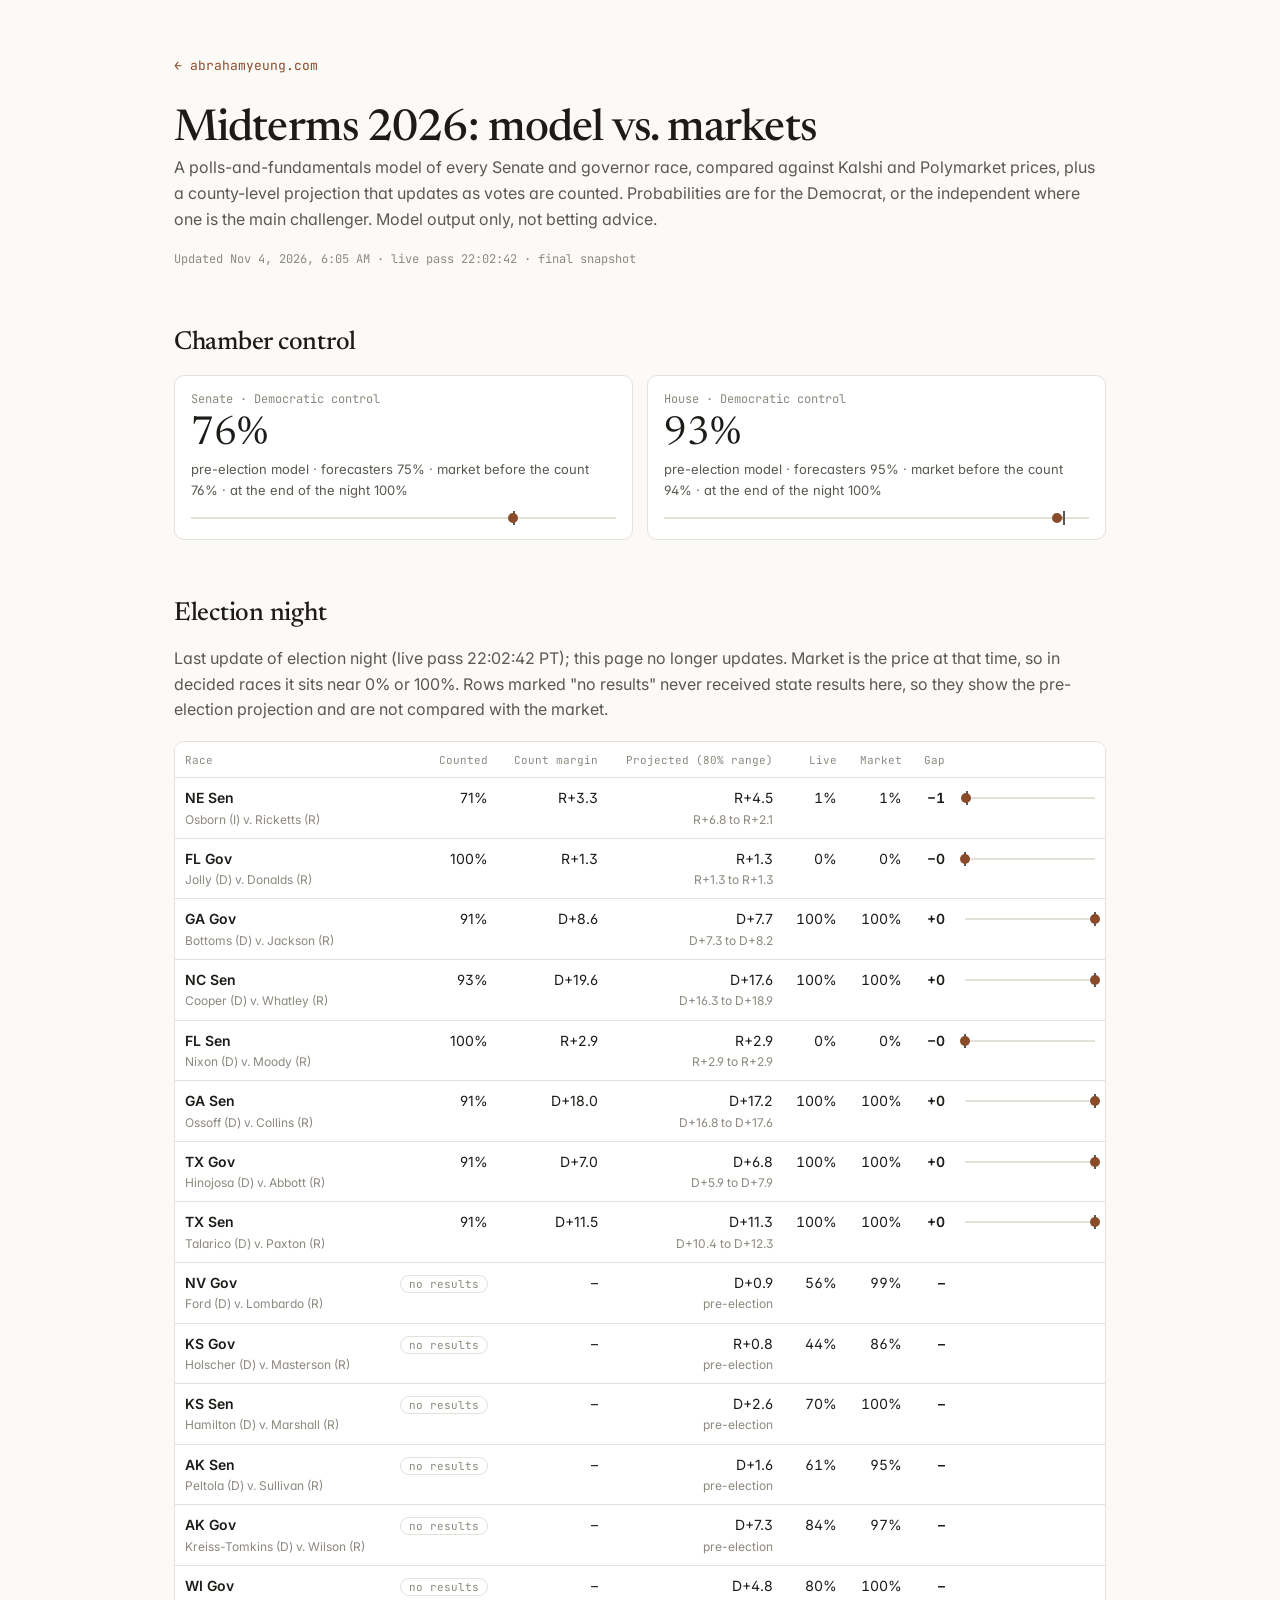
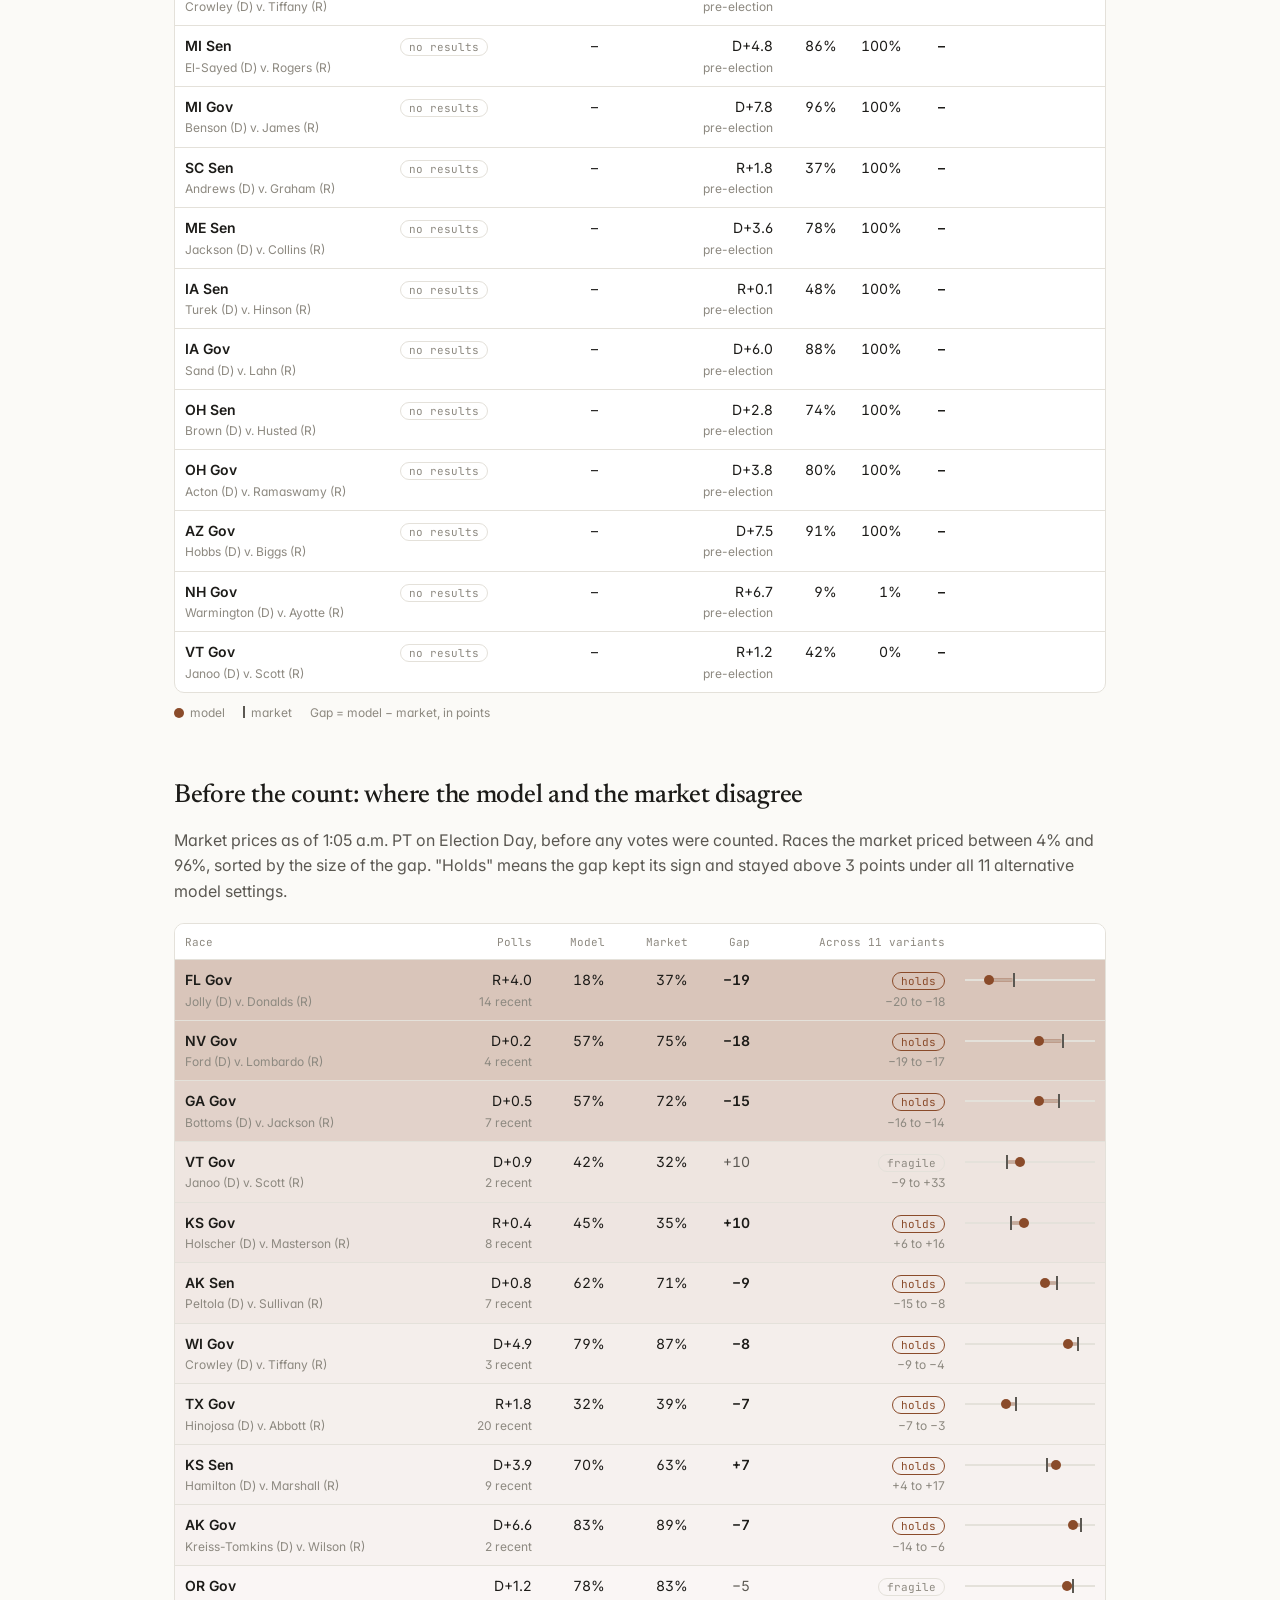
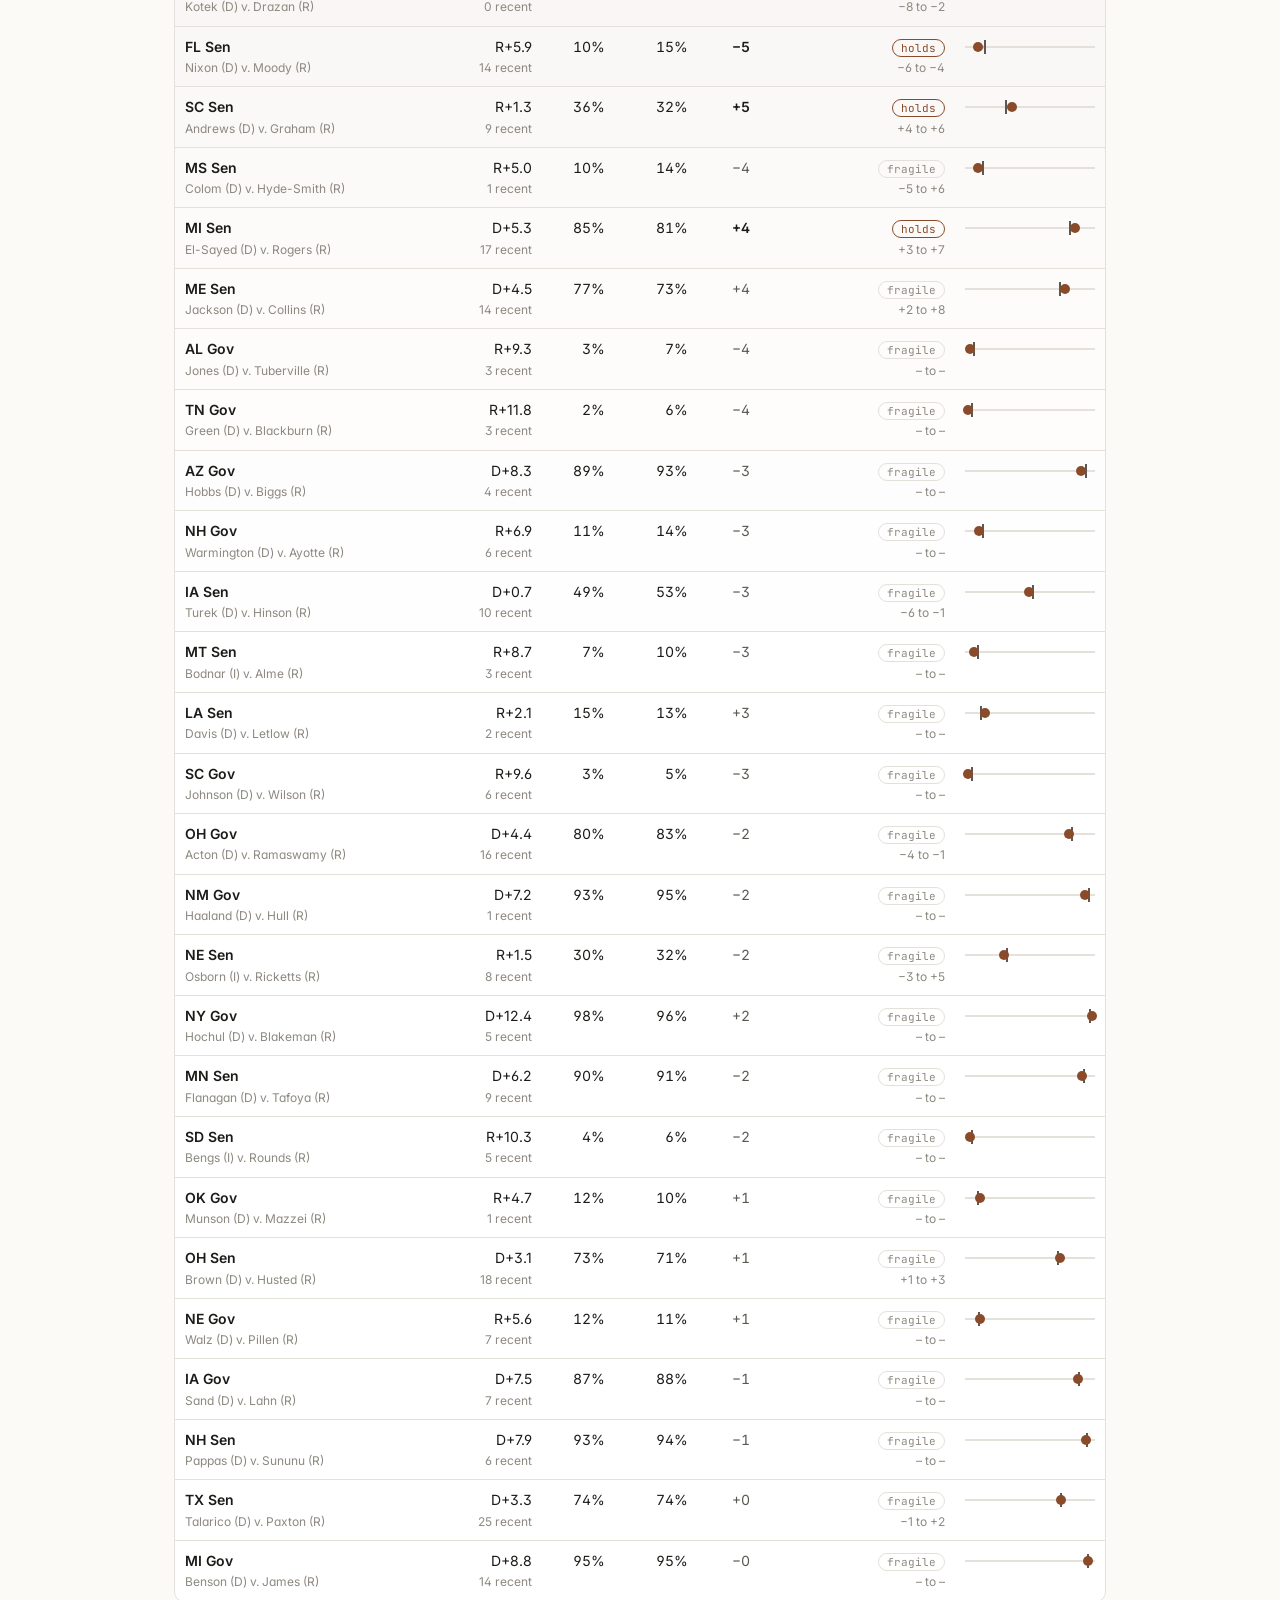
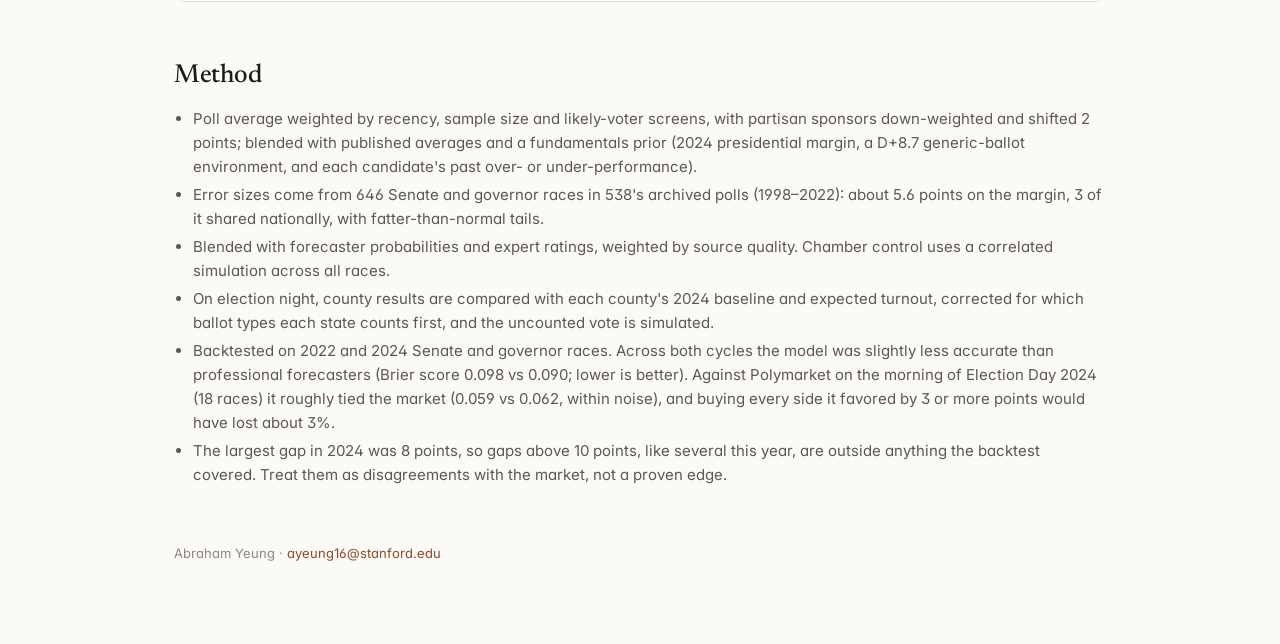
<file: midterms/index.html>
<!DOCTYPE html>
<html lang="en">
<head>
<meta charset="UTF-8">
<meta name="viewport" content="width=device-width, initial-scale=1.0">
<title>Midterms 2026 · Abraham Yeung</title>
<meta name="description" content="A polls-and-fundamentals model of the 2026 US midterms compared against Kalshi and Polymarket prices, with a live county-level projection on election night.">
<link rel="preconnect" href="https://fonts.googleapis.com">
<link rel="preconnect" href="https://fonts.gstatic.com" crossorigin>
<link href="https://fonts.googleapis.com/css2?family=Inter:wght@400;500;600&family=Newsreader:ital,opsz,wght@0,6..72,400;0,6..72,500;1,6..72,400&family=JetBrains+Mono:wght@400;600&display=swap" rel="stylesheet">
<link rel="stylesheet" href="../style.css?v=6">
<link rel="icon" href="data:image/svg+xml,<svg xmlns='http://www.w3.org/2000/svg' viewBox='0 0 100 100'><text y='.9em' font-size='90'>🥕</text></svg>">
<style>
  main { max-width: 980px; }
  .stamp { font-family: var(--mono); font-size: 12px; color: var(--fg-3); }
  .cards { display: grid; grid-template-columns: repeat(auto-fit, minmax(240px, 1fr)); gap: 14px; }
  .card { border: 1px solid var(--line); border-radius: 10px; background: var(--card); padding: 14px 16px; }
  .card .lbl { font-family: var(--mono); font-size: 12px; color: var(--fg-3); }
  .card .big { font-family: var(--serif); font-size: 40px; line-height: 1.1; margin: 4px 0 2px; }
  .card .sub { font-size: 13px; color: var(--fg-2); margin-bottom: 10px; }
  .tw { overflow-x: auto; -webkit-overflow-scrolling: touch; border: 1px solid var(--line); border-radius: 10px; background: var(--card); }
  table { border-collapse: collapse; width: 100%; font-size: 14px; }
  th { font-family: var(--mono); font-size: 11px; font-weight: 400; color: var(--fg-3); text-align: right; padding: 10px 10px 8px; border-bottom: 1px solid var(--line); white-space: nowrap; position: sticky; top: 0; background: var(--card); }
  td { text-align: right; padding: 9px 10px; border-top: 1px solid var(--line); white-space: nowrap; vertical-align: top; }
  tbody tr:first-child td { border-top: 0; }
  tbody tr { background: color-mix(in srgb, var(--accent) calc(var(--t, 0) * 1%), transparent); }
  th.l, td.l { text-align: left; }
  td b { font-weight: 600; }
  .mu { font-size: 12px; color: var(--fg-3); }
  .pty { color: var(--fg-3); }
  .num { font-variant-numeric: tabular-nums; }
  .gap { font-weight: 600; font-variant-numeric: tabular-nums; }
  tr.fragile .gap { color: var(--fg-2); font-weight: 400; }
  .tag { font-family: var(--mono); font-size: 11px; color: var(--fg-3); border: 1px solid var(--line); border-radius: 999px; padding: 1px 8px; }
  .tag.ok { color: var(--accent); border-color: var(--accent); }
  td.bar, th.bar { width: 150px; min-width: 120px; }
  .track { position: relative; height: 14px; margin-top: 4px; background: linear-gradient(var(--line), var(--line)) center / 100% 2px no-repeat; }
  .track .span { position: absolute; top: 5px; height: 4px; background: var(--accent); opacity: .35; border-radius: 2px; }
  .track .mk { position: absolute; top: 0; width: 2px; height: 14px; margin-left: -1px; background: var(--fg-2); }
  .track .md { position: absolute; top: 2px; width: 10px; height: 10px; margin-left: -5px; border-radius: 50%; background: var(--accent); }
  .legend { display: flex; gap: 18px; flex-wrap: wrap; font-size: 12px; color: var(--fg-3); margin: 10px 0 0; }
  .legend i { display: inline-block; vertical-align: -1px; margin-right: 6px; }
  .legend .d { width: 10px; height: 10px; border-radius: 50%; background: var(--accent); }
  .legend .m { width: 2px; height: 12px; background: var(--fg-2); }
  .method li { font-size: 15px; color: var(--fg-2); }
  @media (max-width: 600px) { main { padding: 40px 16px 64px; } h1 { font-size: 34px; } }
</style>
</head>
<body>
<main>
  <p class="back"><a href="../">← abrahamyeung.com</a></p>
  <h1 style="margin-top:28px">Midterms 2026: model vs. markets</h1>
  <p class="lede">A polls-and-fundamentals model of every Senate and governor race, compared against Kalshi and Polymarket prices, plus a county-level projection that updates as votes are counted. Probabilities are for the Democrat, or the independent where one is the main challenger. Model output only, not betting advice.</p>
  <p class="stamp">Updated <span id="updated">–</span></p>

  <section id="control">
    <h2>Chamber control</h2>
    <div class="cards" id="chambers"></div>
  </section>

  <section>
    <h2>Election night</h2>
    <p class="lede" id="live-note"></p>
    <div id="live"></div>
    <div class="legend"><span><i class="d"></i>model</span><span><i class="m"></i>market</span><span>Gap = model − market, in points</span></div>
  </section>

  <section>
    <h2>Before the count: where the model and the market disagree</h2>
    <p class="lede" id="races-note">Races the market prices between 4% and 96%, sorted by the size of the gap. "Holds" means the gap kept its sign and stayed above 3 points under all 11 alternative model settings.</p>
    <div id="races"></div>
  </section>

  <section class="method">
    <h2>Method</h2>
    <ul>
      <li>Poll average weighted by recency, sample size and likely-voter screens, with partisan sponsors down-weighted and shifted 2 points; blended with published averages and a fundamentals prior (2024 presidential margin, a D+8.7 generic-ballot environment, and each candidate's past over- or under-performance).</li>
      <li>Error sizes come from 646 Senate and governor races in 538's archived polls (1998–2022): about 5.6 points on the margin, 3 of it shared nationally, with fatter-than-normal tails.</li>
      <li>Blended with forecaster probabilities and expert ratings, weighted by source quality. Chamber control uses a correlated simulation across all races.</li>
      <li>On election night, county results are compared with each county's 2024 baseline and expected turnout, corrected for which ballot types each state counts first, and the uncounted vote is simulated.</li>
      <li>Backtested on 2022 and 2024 Senate and governor races. Across both cycles the model was slightly less accurate than professional forecasters (Brier score 0.098 vs 0.090; lower is better). Against Polymarket on the morning of Election Day 2024 (18 races) it roughly tied the market (0.059 vs 0.062, within noise), and buying every side it favored by 3 or more points would have lost about 3%.</li>
      <li>The largest gap in 2024 was 8 points, so gaps above 10 points, like several this year, are outside anything the backtest covered. Treat them as disagreements with the market, not a proven edge.</li>
    </ul>
  </section>

  <footer>Abraham Yeung · <a href="mailto:ayeung16@stanford.edu">ayeung16@stanford.edu</a></footer>
</main>
<script src="app.js"></script>
<script>
  async function load() {
    try {
      const r = await fetch("data.json?t=" + Date.now(), { cache: "no-store" });
      renderMidterms(await r.json(), document);
    } catch (e) {
      document.getElementById("updated").textContent = "data unavailable";
    }
  }
  load();
  setInterval(load, 120000);
</script>
</body>
</html>
</file>
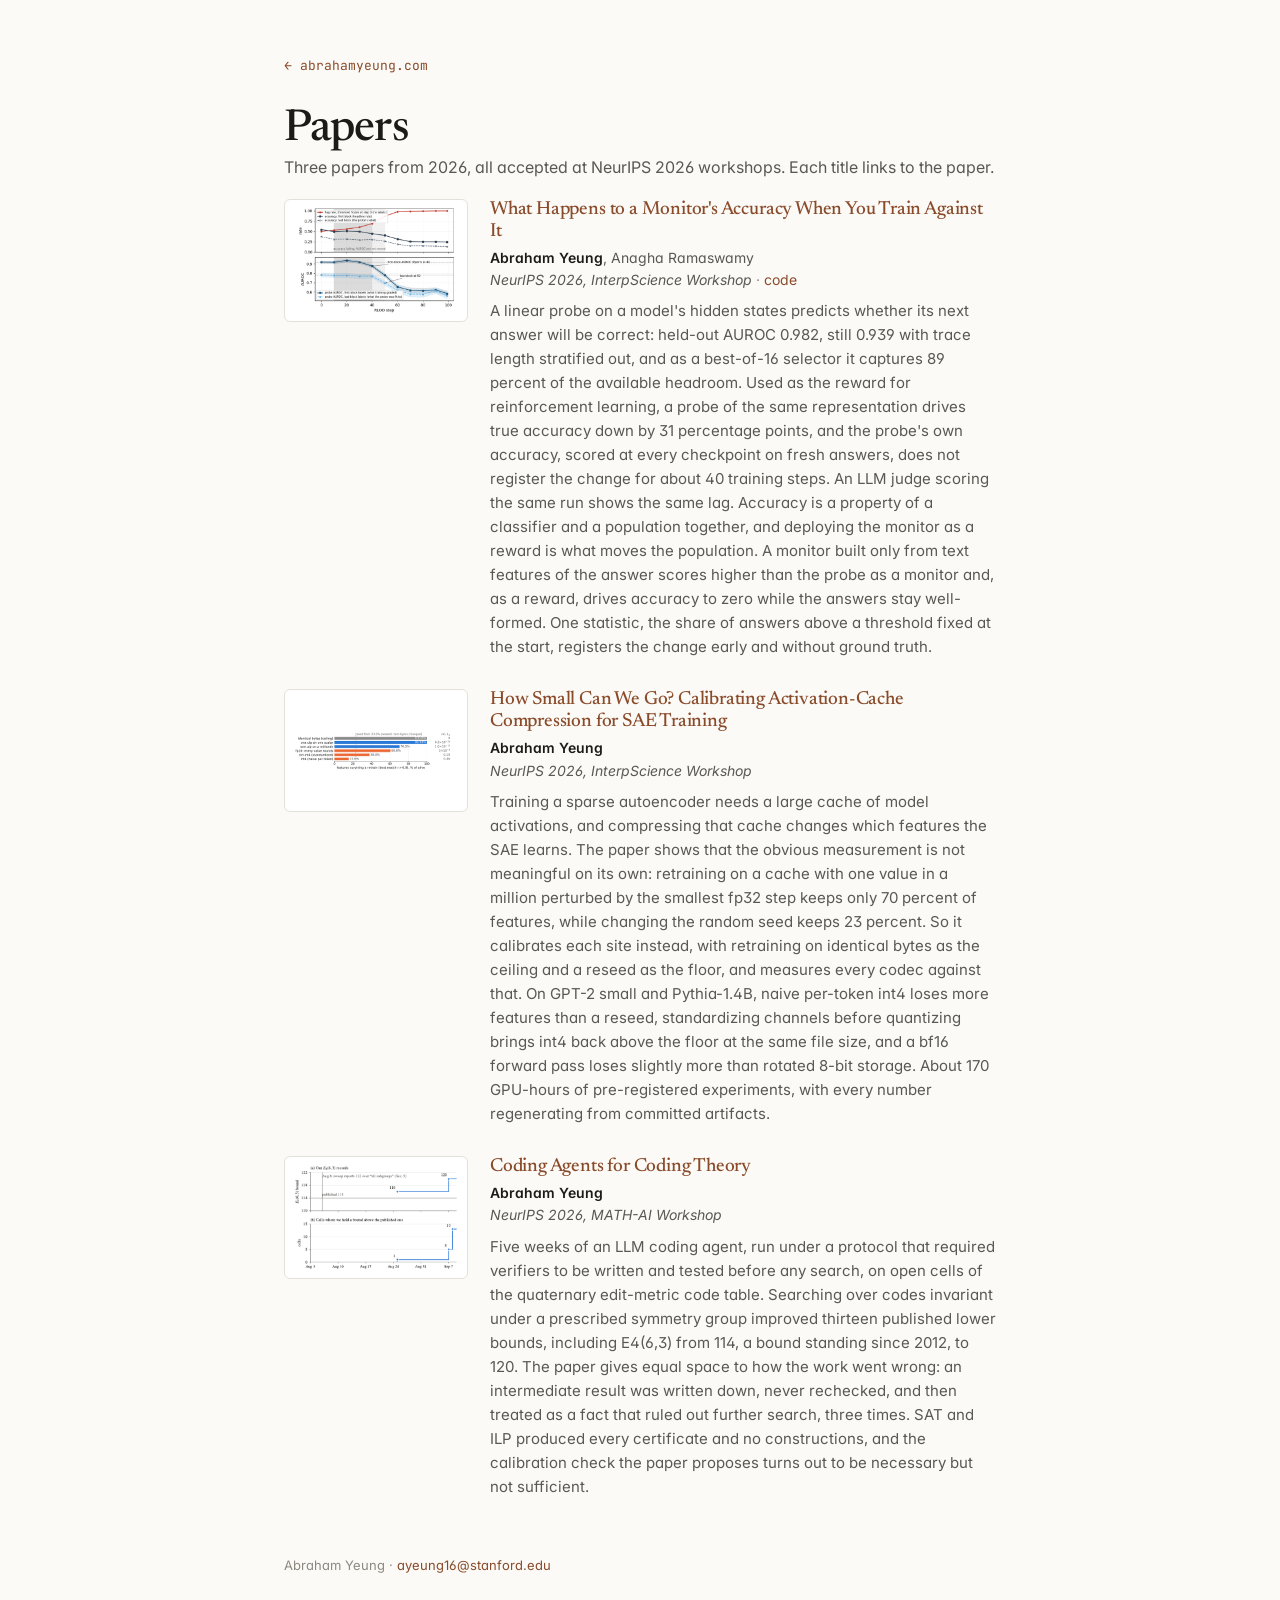
<file: papers/index.html>
<!DOCTYPE html>
<html lang="en">
<head>
<meta charset="UTF-8">
<meta name="viewport" content="width=device-width, initial-scale=1.0">
<title>Papers · Abraham Yeung</title>
<meta name="description" content="Papers by Abraham Yeung on monitors under RL optimization, activation-cache compression for SAE training, and coding agents for coding theory.">
<link rel="preconnect" href="https://fonts.googleapis.com">
<link rel="preconnect" href="https://fonts.gstatic.com" crossorigin>
<link href="https://fonts.googleapis.com/css2?family=Inter:wght@400;500;600&family=Newsreader:ital,opsz,wght@0,6..72,400;0,6..72,500;1,6..72,400&family=JetBrains+Mono:wght@400;600&display=swap" rel="stylesheet">
<link rel="stylesheet" href="../style.css?v=6">
<link rel="icon" href="data:image/svg+xml,<svg xmlns='http://www.w3.org/2000/svg' viewBox='0 0 100 100'><text y='.9em' font-size='90'>🥕</text></svg>">
</head>
<body>
<main>
  <p class="back"><a href="../">← abrahamyeung.com</a></p>
  <h1 style="margin-top:28px">Papers</h1>
  <p class="lede">Three papers from 2026, all accepted at NeurIPS 2026 workshops. Each title links to the paper.</p>

  <div class="paper">
    <a class="thumb" href="monitor-accuracy-train-against-it.pdf" target="_blank"><img src="../figures/papers/monitor.png" alt="" loading="lazy"></a>
    <div>
      <h3><a href="monitor-accuracy-train-against-it.pdf" target="_blank">What Happens to a Monitor's Accuracy When You Train Against It</a></h3>
      <div class="authors"><b>Abraham Yeung</b>, Anagha Ramaswamy</div>
      <div class="meta"><a class="venue" href="https://interpscience.github.io/" target="_blank" rel="noopener">NeurIPS 2026, InterpScience Workshop</a> · <a href="https://github.com/Abraham-y/reader-writer-probe-rl" target="_blank" rel="noopener">code</a></div>
      <p>A linear probe on a model's hidden states predicts whether its next answer will be correct: held-out AUROC 0.982, still 0.939 with trace length stratified out, and as a best-of-16 selector it captures 89 percent of the available headroom. Used as the reward for reinforcement learning, a probe of the same representation drives true accuracy down by 31 percentage points, and the probe's own accuracy, scored at every checkpoint on fresh answers, does not register the change for about 40 training steps. An LLM judge scoring the same run shows the same lag. Accuracy is a property of a classifier and a population together, and deploying the monitor as a reward is what moves the population. A monitor built only from text features of the answer scores higher than the probe as a monitor and, as a reward, drives accuracy to zero while the answers stay well-formed. One statistic, the share of answers above a threshold fixed at the start, registers the change early and without ground truth.</p>
    </div>
  </div>

  <div class="paper">
    <a class="thumb" href="https://arxiv.org/abs/2611.08551" target="_blank" rel="noopener"><img src="../figures/papers/sae.png" alt="" loading="lazy"></a>
    <div>
      <h3><a href="https://arxiv.org/abs/2611.08551" target="_blank" rel="noopener">How Small Can We Go? Calibrating Activation-Cache Compression for SAE Training</a></h3>
      <div class="authors"><b>Abraham Yeung</b></div>
      <div class="meta"><a class="venue" href="https://interpscience.github.io/" target="_blank" rel="noopener">NeurIPS 2026, InterpScience Workshop</a></div>
      <p>Training a sparse autoencoder needs a large cache of model activations, and compressing that cache changes which features the SAE learns. The paper shows that the obvious measurement is not meaningful on its own: retraining on a cache with one value in a million perturbed by the smallest fp32 step keeps only 70 percent of features, while changing the random seed keeps 23 percent. So it calibrates each site instead, with retraining on identical bytes as the ceiling and a reseed as the floor, and measures every codec against that. On GPT-2 small and Pythia-1.4B, naive per-token int4 loses more features than a reseed, standardizing channels before quantizing brings int4 back above the floor at the same file size, and a bf16 forward pass loses slightly more than rotated 8-bit storage. About 170 GPU-hours of pre-registered experiments, with every number regenerating from committed artifacts.</p>
    </div>
  </div>


  <div class="paper">
    <a class="thumb" href="https://arxiv.org/abs/2609.39081" target="_blank" rel="noopener"><img src="../figures/papers/coding.png" alt="" loading="lazy"></a>
    <div>
      <h3><a href="https://arxiv.org/abs/2609.39081" target="_blank" rel="noopener">Coding Agents for Coding Theory</a></h3>
      <div class="authors"><b>Abraham Yeung</b></div>
      <div class="meta"><a class="venue" href="https://mathai-2026.github.io/" target="_blank" rel="noopener">NeurIPS 2026, MATH-AI Workshop</a></div>
      <p>Five weeks of an LLM coding agent, run under a protocol that required verifiers to be written and tested before any search, on open cells of the quaternary edit-metric code table. Searching over codes invariant under a prescribed symmetry group improved thirteen published lower bounds, including E4(6,3) from 114, a bound standing since 2012, to 120. The paper gives equal space to how the work went wrong: an intermediate result was written down, never rechecked, and then treated as a fact that ruled out further search, three times. SAT and ILP produced every certificate and no constructions, and the calibration check the paper proposes turns out to be necessary but not sufficient.</p>
    </div>
  </div>

  <footer>Abraham Yeung · <a href="mailto:ayeung16@stanford.edu">ayeung16@stanford.edu</a></footer>
</main>
</body>
</html>
</file>
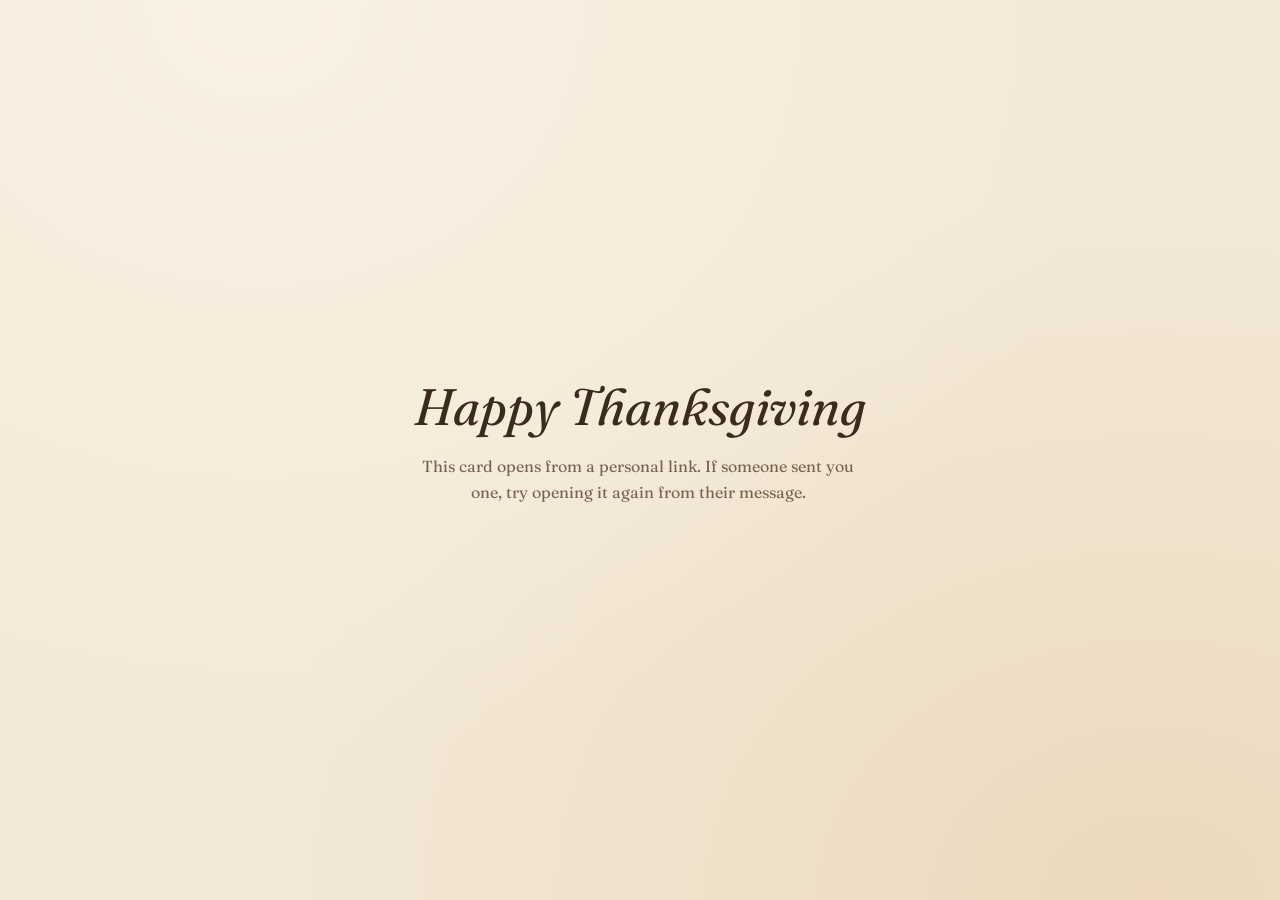
<file: thanks/index.html>
<!doctype html>
<html lang="en">
<head>
<meta charset="utf-8">
<meta name="viewport" content="width=device-width, initial-scale=1">
<meta name="robots" content="noindex, nofollow">
<meta name="referrer" content="no-referrer">
<title>A Thanksgiving card for you</title>
<link rel="preconnect" href="https://fonts.googleapis.com">
<link rel="preconnect" href="https://fonts.gstatic.com" crossorigin>
<link href="https://fonts.googleapis.com/css2?family=Caveat:wght@500;700&family=Fraunces:ital,opsz,wght@0,9..144,400;0,9..144,600;1,9..144,400&display=swap" rel="stylesheet">
<style>
  :root {
    --bg: #f3e9d8;
    --paper: #fffaf1;
    --ink: #3b2a1e;
    --soft: #7a6250;
    --kraft: #c9a274;
    --kraft-dark: #b38a5b;
    --accent: #b5482a;
    --serif: "Fraunces", Georgia, "Times New Roman", serif;
    --hand: "Caveat", "Bradley Hand", "Segoe Script", cursive;
  }
  * { box-sizing: border-box; }
  html, body { margin: 0; min-height: 100%; }
  body {
    background:
      radial-gradient(ellipse at 20% 0%, #f9f1e2 0%, transparent 60%),
      radial-gradient(ellipse at 90% 100%, #ecd9bd 0%, transparent 55%),
      var(--bg);
    color: var(--ink);
    font-family: var(--serif);
    line-height: 1.65;
  }
  [hidden] { display: none !important; }

  /* ---------- envelope ---------- */
  #stage {
    min-height: 100vh; min-height: 100dvh;
    display: flex; flex-direction: column; align-items: center; justify-content: center;
    gap: 2rem; padding: 2rem 1rem;
    transition: opacity .6s ease, transform .6s ease;
  }
  #stage.leaving { opacity: 0; transform: translateY(-24px) scale(.97); }
  #envelope {
    position: relative; width: min(340px, 86vw); aspect-ratio: 3 / 2;
    border: 0; padding: 0; cursor: pointer; background: none;
    perspective: 900px; font: inherit; color: inherit;
    filter: drop-shadow(0 18px 24px rgba(90, 55, 20, .28));
    transition: transform .25s ease;
  }
  #envelope:hover { transform: translateY(-4px) rotate(-1deg); }
  #envelope:focus-visible { outline: 3px solid var(--accent); outline-offset: 8px; border-radius: 8px; }
  .env-body {
    position: absolute; inset: 0; border-radius: 8px;
    background: linear-gradient(160deg, var(--kraft) 0%, var(--kraft-dark) 100%);
    display: flex; align-items: flex-end; justify-content: center; padding-bottom: 12%;
  }
  .env-body::before { /* lower fold lines */
    content: ""; position: absolute; inset: 0; border-radius: 8px;
    background:
      linear-gradient(to top right, rgba(0,0,0,.07) 49.6%, transparent 50%) left / 50% 100% no-repeat,
      linear-gradient(to top left, rgba(0,0,0,.07) 49.6%, transparent 50%) right / 50% 100% no-repeat;
    opacity: .6;
  }
  .env-name { position: relative; font-family: var(--hand); font-size: clamp(1.7rem, 7vw, 2.2rem); font-weight: 700; }
  .env-flap {
    position: absolute; left: 0; right: 0; top: 0; height: 58%;
    background: linear-gradient(180deg, #d4ae82, #c0976a);
    clip-path: polygon(0 0, 100% 0, 50% 100%);
    transform-origin: top center; transition: transform .7s cubic-bezier(.5,.1,.3,1);
    border-radius: 8px 8px 0 0;
  }
  .env-seal {
    position: absolute; left: 50%; top: 47%; width: 54px; height: 54px; margin: -27px 0 0 -27px;
    border-radius: 50%; background: radial-gradient(circle at 35% 30%, #d0613e, #8f3219);
    color: #ffe9d6; display: grid; place-items: center;
    font-family: var(--serif); font-weight: 600; font-size: 1.4rem;
    box-shadow: 0 2px 4px rgba(0,0,0,.3), inset 0 -2px 3px rgba(0,0,0,.2);
    transition: opacity .3s ease, transform .3s ease;
  }
  #envelope.open .env-flap { transform: rotateX(180deg); }
  #envelope.open .env-seal { opacity: 0; transform: scale(.6); }
  .hint { font-style: italic; color: var(--soft); margin: 0; }

  /* ---------- card ---------- */
  #card {
    max-width: 760px; margin: 0 auto; padding: clamp(1.5rem, 5vw, 4rem) 1.1rem 5rem;
    animation: rise .9s cubic-bezier(.2,.7,.2,1) both;
  }
  @keyframes rise { from { opacity: 0; transform: translateY(40px); } }
  .sheet {
    background: var(--paper); border-radius: 6px;
    padding: clamp(1.6rem, 6vw, 3.5rem);
    box-shadow: 0 1px 0 #fff inset, 0 24px 50px -20px rgba(90, 55, 20, .35), 0 2px 6px rgba(90,55,20,.12);
  }
  .eyebrow {
    text-align: center; letter-spacing: .28em; text-transform: uppercase;
    font-size: .72rem; color: var(--accent); margin: 0 0 .6rem;
  }
  h1 {
    text-align: center; font-weight: 400; font-style: italic;
    font-size: clamp(2rem, 8vw, 3.2rem); line-height: 1.15; margin: 0 0 .4rem;
  }
  .rule { text-align: center; color: var(--kraft-dark); letter-spacing: .5em; margin: .6rem 0 2rem; }

  .photos {
    display: flex; flex-wrap: wrap; justify-content: center; align-items: center;
    gap: 1.4rem 1.2rem; margin: 0 0 2.4rem; padding: 0; list-style: none;
  }
  .polaroid {
    background: #fff; padding: 10px 10px 8px; width: min(250px, 78vw);
    box-shadow: 0 10px 22px -8px rgba(60, 35, 10, .45), 0 1px 3px rgba(0,0,0,.15);
    transform: rotate(var(--tilt, 0deg)); transition: transform .25s ease, box-shadow .25s ease;
    cursor: zoom-in; border: 0; font: inherit; color: inherit; text-align: center;
  }
  .polaroid:hover, .polaroid:focus-visible { transform: rotate(0deg) scale(1.04); z-index: 2; outline: none;
    box-shadow: 0 18px 34px -10px rgba(60, 35, 10, .5); }
  .polaroid img { display: block; width: 100%; height: auto; background: #eadfce; }
  .polaroid span { display: block; font-family: var(--hand); font-size: 1.3rem; line-height: 1.2; padding: .5rem .2rem .2rem; min-height: 2.2rem; }

  .note p { font-size: clamp(1.05rem, 2.6vw, 1.2rem); margin: 0 0 1.1em; }
  .sign { font-family: var(--hand); font-size: 2rem; text-align: right; margin: 1.6rem 0 0; }
  .footer { text-align: center; color: var(--soft); font-size: .85rem; font-style: italic; margin-top: 2rem; }

  /* ---------- lightbox ---------- */
  #lightbox {
    position: fixed; inset: 0; background: rgba(40, 24, 12, .88); z-index: 10;
    display: grid; place-items: center; padding: 1rem; cursor: zoom-out;
  }
  #lightbox figure { margin: 0; text-align: center; }
  #lightbox img { max-width: 94vw; max-height: 82vh; border: 8px solid #fff; border-radius: 2px; }
  #lightbox figcaption { color: #fbeedd; font-family: var(--hand); font-size: 1.6rem; margin-top: .6rem; }

  /* ---------- fallback ---------- */
  #missing { min-height: 100vh; display: grid; place-items: center; text-align: center; padding: 2rem; }
  #missing p { color: var(--soft); max-width: 28rem; }

  /* ---------- save as PDF / print ---------- */
  .save {
    display: block; margin: .9rem auto 0; padding: .45rem 1.1rem; cursor: pointer;
    font: inherit; font-size: .9rem; color: var(--soft);
    background: none; border: 1px solid var(--kraft); border-radius: 999px;
  }
  .save:hover, .save:focus-visible { color: var(--ink); border-color: var(--ink); outline: none; }
  @page { margin: 12mm; }
  @media print {
    * { -webkit-print-color-adjust: exact; print-color-adjust: exact; }
    html, body { background: #fff; }
    #stage, #lightbox, #missing, .save { display: none !important; }
    #card, #card[hidden] { display: block !important; animation: none; max-width: none; padding: 0; }
    .sheet { box-shadow: none; padding: 0; background: none; }
    .photos { gap: 1rem .9rem; margin-bottom: 1.6rem; }
    .photos li { break-inside: avoid; padding: 10px 0; }
    .polaroid { width: 210px; break-inside: avoid; box-shadow: 0 0 0 1px #d9cfc0; }
    .note p { break-inside: avoid; font-size: 12pt; }
    h1 { font-size: 30pt; }
    .sign { break-before: avoid; }
  }

  @media (prefers-reduced-motion: reduce) {
    *, *::before, *::after { animation: none !important; transition: none !important; }
  }
</style>
</head>
<body>

<main id="stage" hidden>
  <button id="envelope" aria-label="Open your card">
    <div class="env-body"><span class="env-name" id="env-name"></span></div>
    <div class="env-flap"></div>
    <div class="env-seal" id="env-seal"></div>
  </button>
  <p class="hint">tap to open</p>
</main>

<main id="card" hidden>
  <article class="sheet">
    <p class="eyebrow">Thanksgiving 2026</p>
    <h1 id="greeting"></h1>
    <div class="rule" aria-hidden="true">· · ·</div>
    <ul class="photos" id="photos"></ul>
    <div class="note" id="note"></div>
    <p class="sign" id="sign"></p>
  </article>
  <p class="footer">made just for you</p>
  <button class="save" id="save" type="button">Save as PDF</button>
</main>

<div id="lightbox" hidden role="dialog" aria-label="Photo">
  <figure><img id="lb-img" alt=""><figcaption id="lb-cap"></figcaption></figure>
</div>

<main id="missing" hidden>
  <div>
    <h1>Happy Thanksgiving</h1>
    <p>This card opens from a personal link. If someone sent you one, try opening it again from their message.</p>
  </div>
</main>

<script>
(async function () {
  const $ = id => document.getElementById(id);
  // The link looks like /thanks/#<file id>.<key>. The part after # never leaves the
  // browser, so the site only ever stores and serves an encrypted file.
  const [id = '', k = ''] = location.hash.slice(1).split('.');
  const fail = () => { $('missing').hidden = false; };
  addEventListener('hashchange', () => location.reload());
  if (!/^[a-f0-9]{16}$/.test(id) || !/^[A-Za-z0-9_-]{43}$/.test(k)) return fail();

  let card;
  try {
    const res = await fetch(`cards/${id}.bin`, { cache: 'no-store' });
    if (!res.ok) return fail();
    const blob = new Uint8Array(await res.arrayBuffer());
    const raw = Uint8Array.from(atob(k.replace(/-/g, '+').replace(/_/g, '/')), c => c.charCodeAt(0));
    const key = await crypto.subtle.importKey('raw', raw, 'AES-GCM', false, ['decrypt']);
    const plain = await crypto.subtle.decrypt({ name: 'AES-GCM', iv: blob.slice(0, 12) }, key, blob.slice(12));
    card = JSON.parse(new TextDecoder().decode(plain));
  } catch { return fail(); }

  const to = card.to || 'friend';
  document.title = `A Thanksgiving card for ${to}`;
  $('env-name').textContent = to;
  $('env-seal').textContent = (card.from || '♥').trim().charAt(0).toUpperCase();
  $('greeting').textContent = card.greeting || `Happy Thanksgiving, ${to}`;
  $('sign').textContent = card.signoff || (card.from ? `— ${card.from}` : '');

  // note: blank lines separate paragraphs
  for (const para of String(card.note || '').split(/\n\s*\n/)) {
    if (!para.trim()) continue;
    const p = document.createElement('p');
    p.textContent = para.trim();
    $('note').appendChild(p);
  }

  const tilts = [-3.5, 2.5, -1.5, 3, -2.5, 1.5];
  (card.photos || []).forEach((ph, i) => {
    const li = document.createElement('li');
    const btn = document.createElement('button');
    btn.className = 'polaroid';
    btn.style.setProperty('--tilt', tilts[i % tilts.length] + 'deg');
    const img = document.createElement('img');
    img.src = ph.src;
    img.alt = ph.alt || ph.caption || `Photo of ${to} and ${card.from || 'me'}`;
    img.loading = 'lazy';
    const cap = document.createElement('span');
    cap.textContent = ph.caption || '';
    btn.append(img, cap);
    btn.addEventListener('click', () => {
      $('lb-img').src = img.src; $('lb-img').alt = img.alt;
      $('lb-cap').textContent = ph.caption || '';
      $('lightbox').hidden = false;
    });
    li.appendChild(btn);
    $('photos').appendChild(li);
  });
  if (!(card.photos || []).length) $('photos').hidden = true;

  const closeLb = () => { $('lightbox').hidden = true; };
  $('lightbox').addEventListener('click', closeLb);
  document.addEventListener('keydown', e => { if (e.key === 'Escape') closeLb(); });

  // Saving as PDF goes through the browser's print dialog ("Save as PDF" / "Save to Files").
  // Photos load lazily, so make sure every one is in before the page is laid out for print.
  const loadAll = () => Promise.all([...document.querySelectorAll('.polaroid img')].map(i => {
    i.loading = 'eager';
    return i.decode().catch(() => {});
  }));
  addEventListener('beforeprint', loadAll);
  $('save').addEventListener('click', async () => { await loadAll(); print(); });

  $('stage').hidden = false;
  $('envelope').addEventListener('click', () => {
    const quick = matchMedia('(prefers-reduced-motion: reduce)').matches;
    $('envelope').classList.add('open');
    setTimeout(() => $('stage').classList.add('leaving'), quick ? 0 : 750);
    setTimeout(() => { $('stage').hidden = true; $('card').hidden = false; scrollTo(0, 0); }, quick ? 0 : 1350);
  }, { once: true });
})();
</script>
</body>
</html>
</file>
<file: style.css>
:root {
  --bg: #fbfaf7;
  --fg: #1c1b18;
  --fg-2: #5b5852;
  --fg-3: #8d8980;
  --line: #e4e1da;
  --card: #ffffff;
  --accent: #8a4b2a;
  --accent-bg: #f5ebe4;
  --sans: "Inter", -apple-system, BlinkMacSystemFont, "Segoe UI", Helvetica, Arial, sans-serif;
  --serif: "Newsreader", "Iowan Old Style", Georgia, serif;
  --mono: "JetBrains Mono", ui-monospace, "SF Mono", Menlo, Consolas, monospace;
}
@media (prefers-color-scheme: dark) {
  :root {
    --bg: #171614;
    --fg: #ebe8e1;
    --fg-2: #aaa59b;
    --fg-3: #77736a;
    --line: #2d2b27;
    --card: #1f1e1b;
    --accent: #d99a76;
    --accent-bg: #2a221d;
  }
}

* { box-sizing: border-box; }
html { -webkit-text-size-adjust: 100%; }
body {
  margin: 0;
  font-feature-settings: 'cv11', 'ss01';
  background: var(--bg);
  color: var(--fg);
  font-family: var(--sans);
  font-size: 16px;
  line-height: 1.6;
  -webkit-font-smoothing: antialiased;
}
a { color: var(--accent); text-decoration: none; }
a:hover { text-decoration: underline; }
main { max-width: 760px; margin: 0 auto; padding: 56px 24px 80px; }
h1, h2, h3 { font-family: var(--serif); font-weight: 500; line-height: 1.15; margin: 0; letter-spacing: -0.01em; }
h1 { font-size: 44px; letter-spacing: -0.02em; }
h2 { font-size: 26px; margin: 0 0 16px; }
h3 { font-size: 18px; }
p { margin: 0 0 1em; }
ul { padding-left: 1.2em; margin: 0 0 1em; }
li { margin-bottom: 4px; }
code { font-family: var(--mono); font-size: 0.9em; }
hr { border: 0; border-top: 1px solid var(--line); margin: 40px 0; }
.muted { color: var(--fg-2); }
.small { font-size: 14px; }

/* header */
.hdr { display: flex; gap: 32px; align-items: flex-start; }
.hdr .intro { flex: 1; min-width: 0; }
.hdr h1 { margin-bottom: 14px; }
.hdr p { font-size: 15.5px; }
.photo {
  width: 168px; height: 168px; margin-top: 8px; border-radius: 50%; flex-shrink: 0;
  object-fit: cover; background: var(--accent-bg); border: 1px solid var(--line);
}
.photo-fallback {
  width: 104px; height: 104px; border-radius: 50%; flex-shrink: 0;
  background: var(--accent-bg); border: 1px solid var(--line);
  display: none; align-items: center; justify-content: center; font-size: 48px;
}
.tagline { margin: 8px 0 12px; color: var(--fg-2); font-size: 17px; }
.links { display: flex; flex-wrap: wrap; gap: 4px 16px; font-size: 14px; }
.links a { color: var(--fg); border-bottom: 1px solid var(--line); }
.links a:hover { text-decoration: none; border-color: var(--accent); color: var(--accent); }

/* nav */
.nav {
  margin: 28px 0 0; padding: 10px 0; display: flex; flex-wrap: wrap; gap: 4px 22px;
  border-top: 1px solid var(--line); border-bottom: 1px solid var(--line);
  font-family: var(--mono); font-size: 12px; letter-spacing: .02em;
}
.nav a { color: var(--fg-2); }
.nav a:hover { color: var(--accent); text-decoration: none; }

.logo { width: 16px; height: 16px; vertical-align: -3px; margin-right: 7px; border-radius: 3px; object-fit: contain; }
section p .logo { width: 15px; height: 15px; vertical-align: -2px; margin-right: 4px; }
@media (prefers-color-scheme: dark) { .logo.on-light { background: #fff; padding: 1px; } }
.roll .tag .logo { width: 13px; height: 13px; vertical-align: -2px; margin-right: 5px; }

/* sections */
section { margin-top: 60px; scroll-margin-top: 24px; }
section a { color: inherit; text-decoration: none; border-bottom: 1px solid var(--line); }
section a:hover { color: var(--accent); border-color: var(--accent); text-decoration: none; }
.paper .meta a:not(.venue), .roll p a { color: var(--accent); border: 0; }
.lede { color: var(--fg-2); margin-bottom: 18px; }

.paper { display: grid; grid-template-columns: 184px 1fr; gap: 22px; margin: 0 0 30px; align-items: start; }
.paper .thumb {
  display: block; border: 1px solid var(--line); border-radius: 6px; background: #fff;
  padding: 6px; aspect-ratio: 3 / 2; overflow: hidden;
}
.paper .thumb img { width: 100%; height: 100%; object-fit: contain; display: block; }
.paper .thumb:hover { border-color: var(--accent); }
.paper .authors { font-size: 14px; color: var(--fg-2); }
.paper .authors b { color: var(--fg); font-weight: 600; }
.paper .meta a.venue { font-style: italic; color: var(--fg-2); border: 0; }
.paper .meta a.venue:hover { color: var(--accent); }
.paper h3 { font-size: 19px; margin-bottom: 4px; }
.paper .meta { font-size: 14px; color: var(--fg-3); margin-bottom: 8px; }
.paper p { margin: 0; font-size: 15px; color: var(--fg-2); }

.note {
  border: 1px solid var(--line); border-left: 3px solid var(--accent); border-radius: 0 8px 8px 0;
  padding: 12px 16px; margin-top: 8px; background: var(--card);
}
.note .lbl { font-family: var(--mono); font-size: 12px; color: var(--fg-3); margin-bottom: 4px; }
.note p { margin: 0; font-size: 15px; color: var(--fg-2); }

.roll { display: flex; flex-direction: column; }
.roll > div { padding: 12px 0; border-top: 1px solid var(--line); }
.roll > div:last-child { border-bottom: 1px solid var(--line); }
.roll b { font-weight: 600; margin-right: 10px; }
.roll .tag { font-family: var(--mono); font-size: 11px; color: var(--fg-3); }
.roll p { margin: 4px 0 0; font-size: 14px; color: var(--fg-2); }

.tl { list-style: none; padding: 0; margin: 0; }
.tl li { display: grid; grid-template-columns: 130px 1fr; gap: 12px; padding: 8px 0; border-top: 1px solid var(--line); margin: 0; }
.tl li:last-child { border-bottom: 1px solid var(--line); }
.tl .d { font-family: var(--mono); font-size: 12px; color: var(--fg-3); padding-top: 4px; }
.tl b { font-weight: 600; }
.tl span { display: block; font-size: 14px; color: var(--fg-2); }

.evals { list-style: none; padding: 0; margin: 0; }
.evals li { padding: 6px 0; border-top: 1px solid var(--line); margin: 0; display: flex; justify-content: space-between; gap: 16px; flex-wrap: wrap; }
.evals li:last-child { border-bottom: 1px solid var(--line); }
.evals span { color: var(--fg-2); font-size: 14px; }

/* chat */
.chat { border: 1px solid var(--line); border-radius: 12px; background: var(--card); overflow: hidden; }
.chat-log { max-height: 320px; overflow-y: auto; padding: 14px 16px; display: flex; flex-direction: column; gap: 10px; }
.msg { max-width: 88%; font-size: 14px; line-height: 1.5; padding: 8px 12px; border-radius: 10px; }
.msg.bot { background: var(--accent-bg); align-self: flex-start; }
.msg.user { background: var(--bg); border: 1px solid var(--line); align-self: flex-end; }
.chips { display: flex; flex-wrap: wrap; gap: 6px; padding: 0 16px 12px; }
.chip { font-size: 12px; font-family: var(--mono); border: 1px solid var(--line); border-radius: 999px; padding: 3px 10px; cursor: pointer; color: var(--fg-2); background: none; }
.chip:hover { border-color: var(--accent); color: var(--accent); }
.chat form { display: flex; border-top: 1px solid var(--line); }
.chat input { flex: 1; border: 0; background: none; padding: 12px 16px; font: inherit; font-size: 14px; color: var(--fg); outline: none; }
.chat button[type=submit] { border: 0; background: none; color: var(--accent); font-size: 18px; padding: 0 16px; cursor: pointer; }
.typing span { display: inline-block; width: 5px; height: 5px; border-radius: 50%; background: var(--fg-3); margin-right: 3px; animation: blink 1.2s infinite; }
.typing span:nth-child(2) { animation-delay: .2s; } .typing span:nth-child(3) { animation-delay: .4s; }
@keyframes blink { 0%,80%,100% { opacity: .2 } 40% { opacity: 1 } }

footer { margin-top: 56px; font-size: 13px; color: var(--fg-3); }

/* note page */
.note-page h1 { font-size: 28px; margin-bottom: 6px; }
.note-page .byline { color: var(--fg-3); font-size: 14px; margin-bottom: 28px; }
.note-page p { font-size: 17px; font-family: var(--serif); line-height: 1.6; }
.back { font-family: var(--mono); font-size: 13px; }

@media (max-width: 560px) {
  main { padding: 36px 18px 60px; }
  h1 { font-size: 32px; }
  .hdr { gap: 16px; }
  .hdr { flex-direction: column-reverse; gap: 16px; }
  .photo { width: 112px; height: 112px; margin: 0; }
  .paper { grid-template-columns: 1fr; gap: 10px; }
  .paper .thumb { max-width: 340px; aspect-ratio: auto; }
  .photo-fallback { font-size: 36px; }
  h2 { font-size: 23px; }
  .nav { gap: 4px 16px; }
  .tl li { grid-template-columns: 1fr; gap: 0; }
}
</file>
